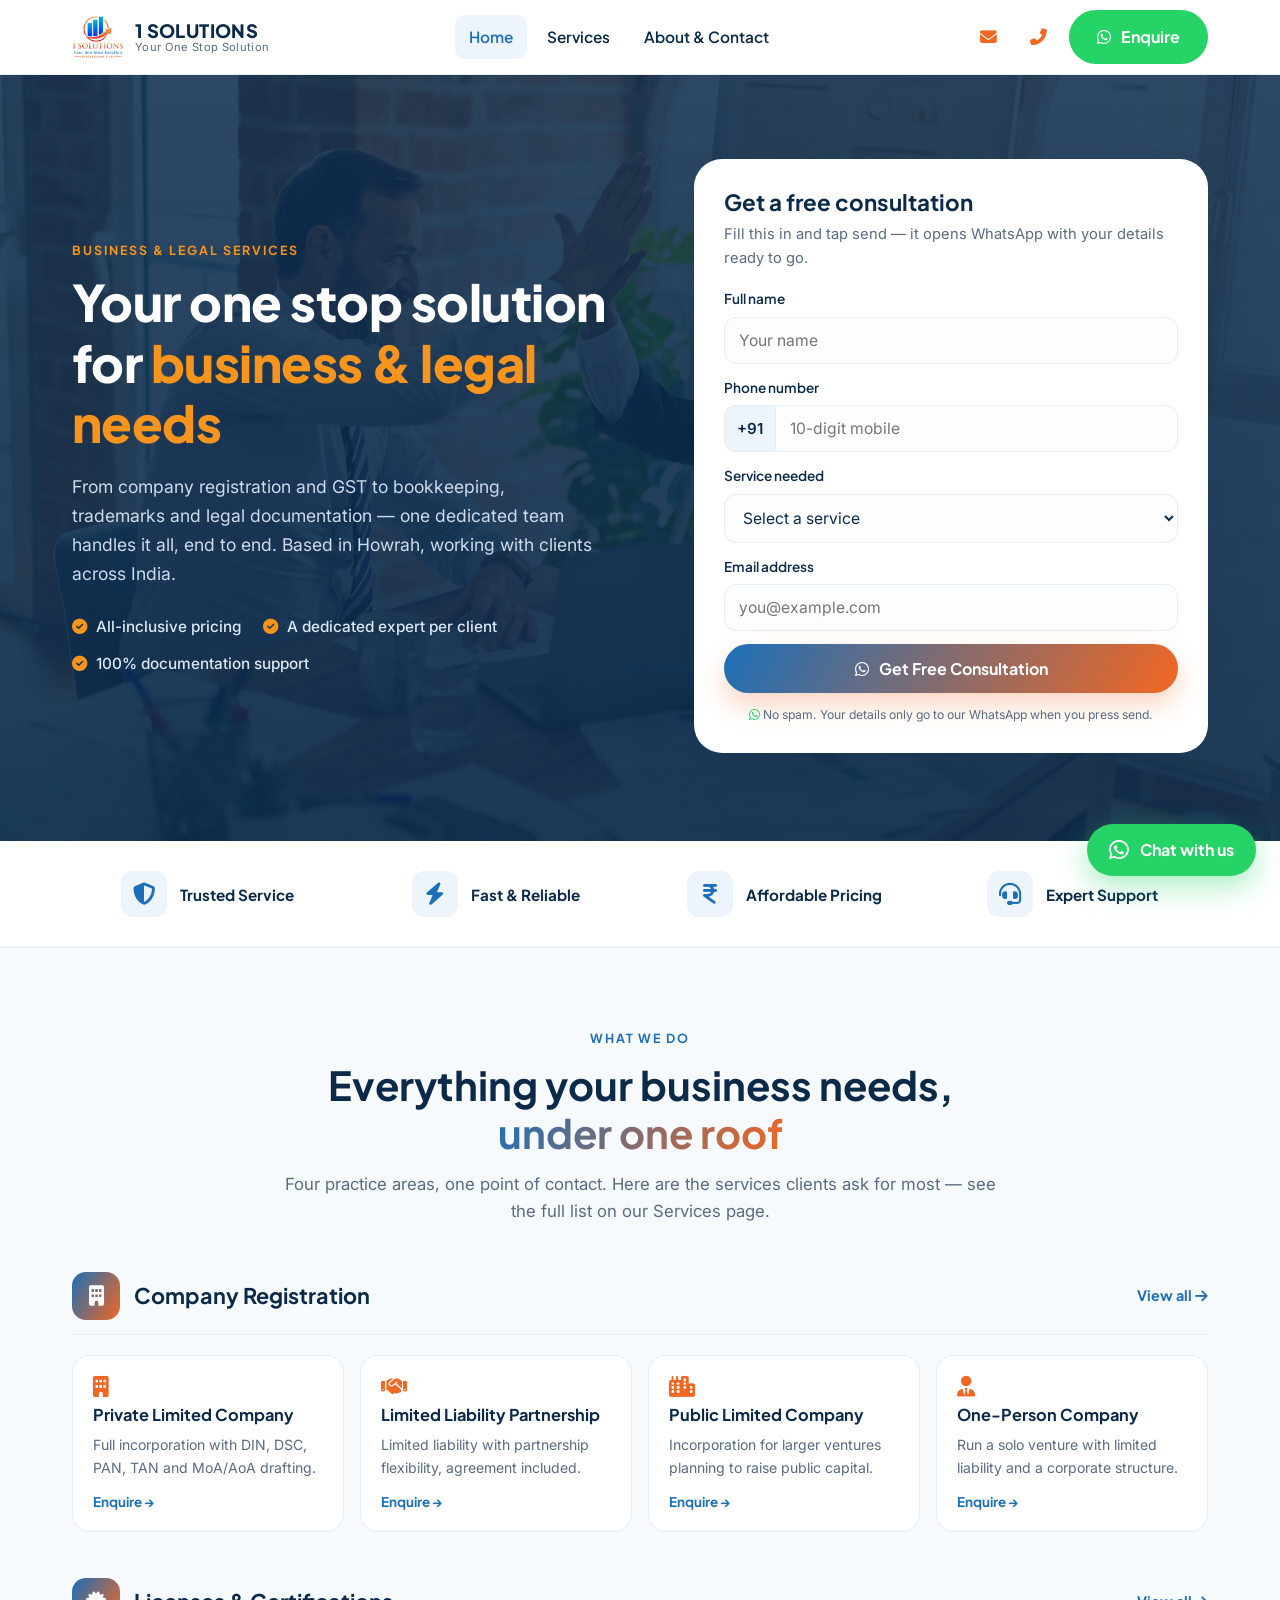
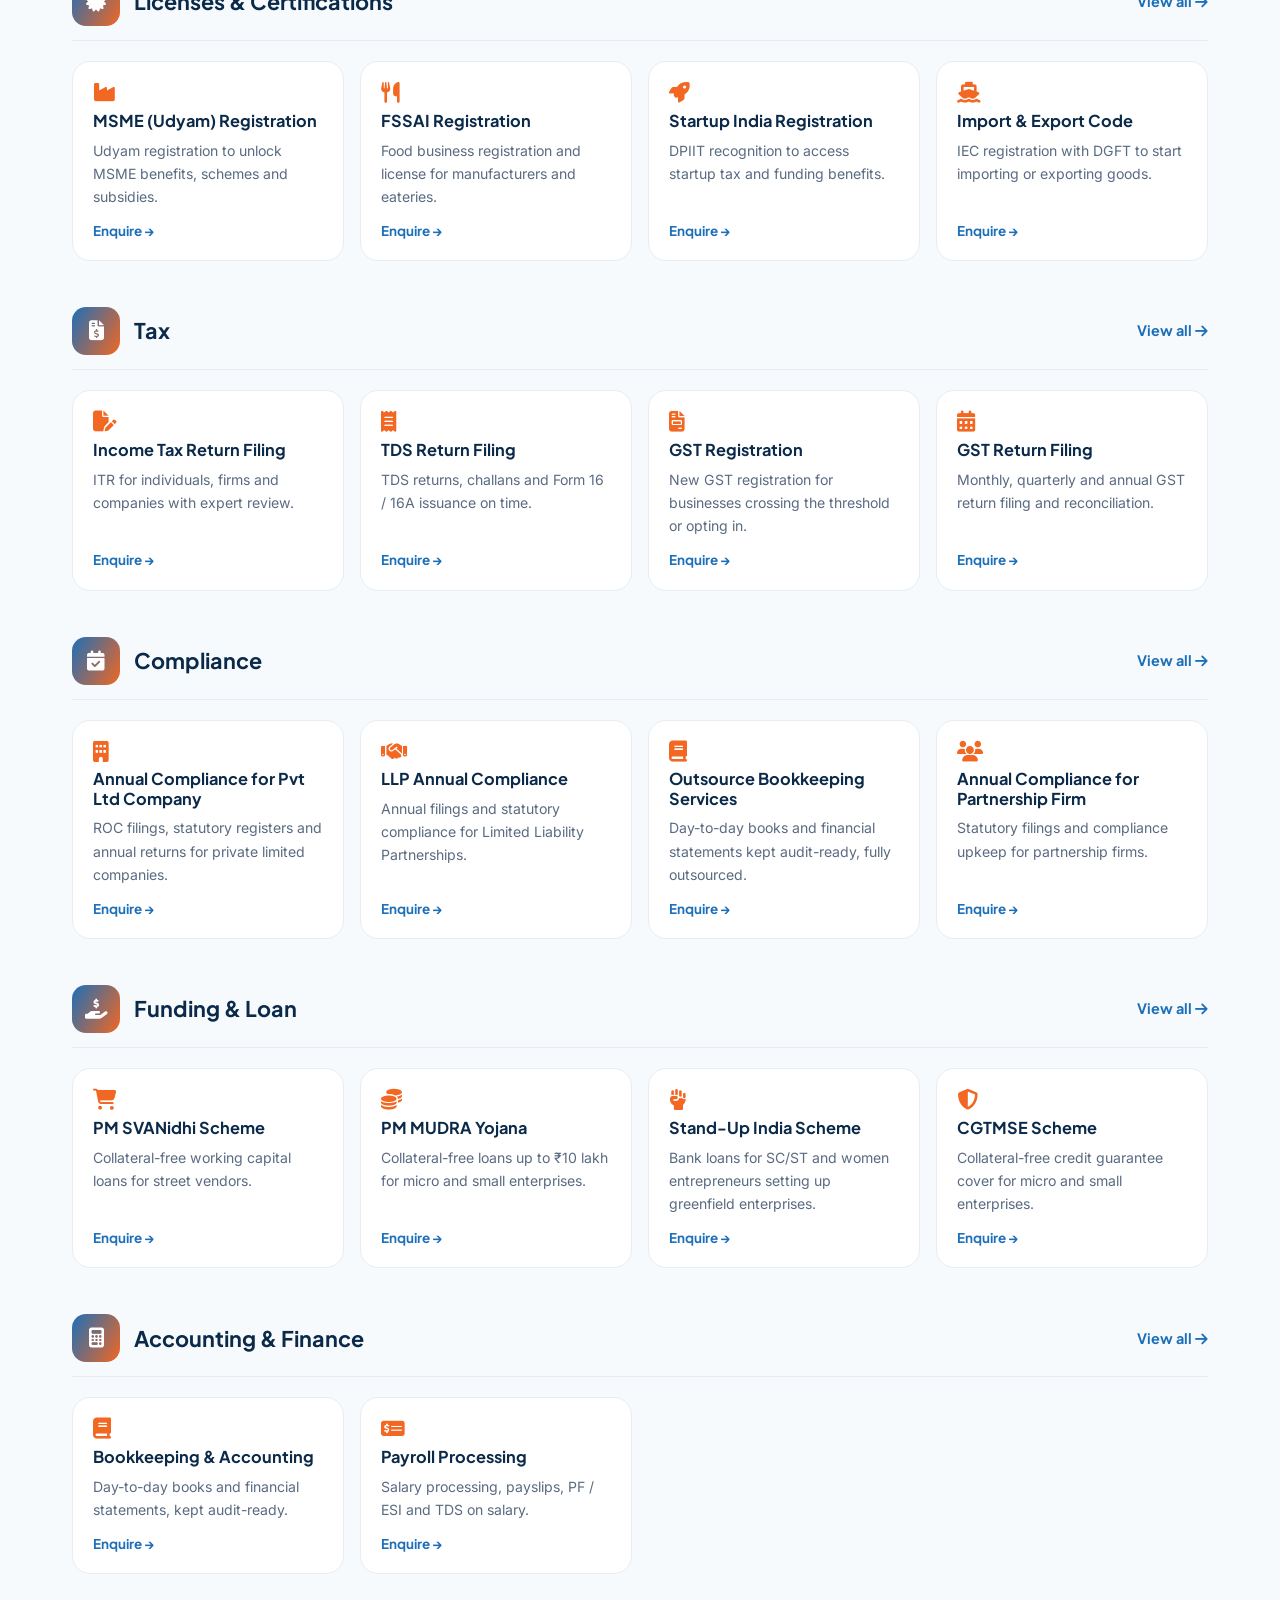
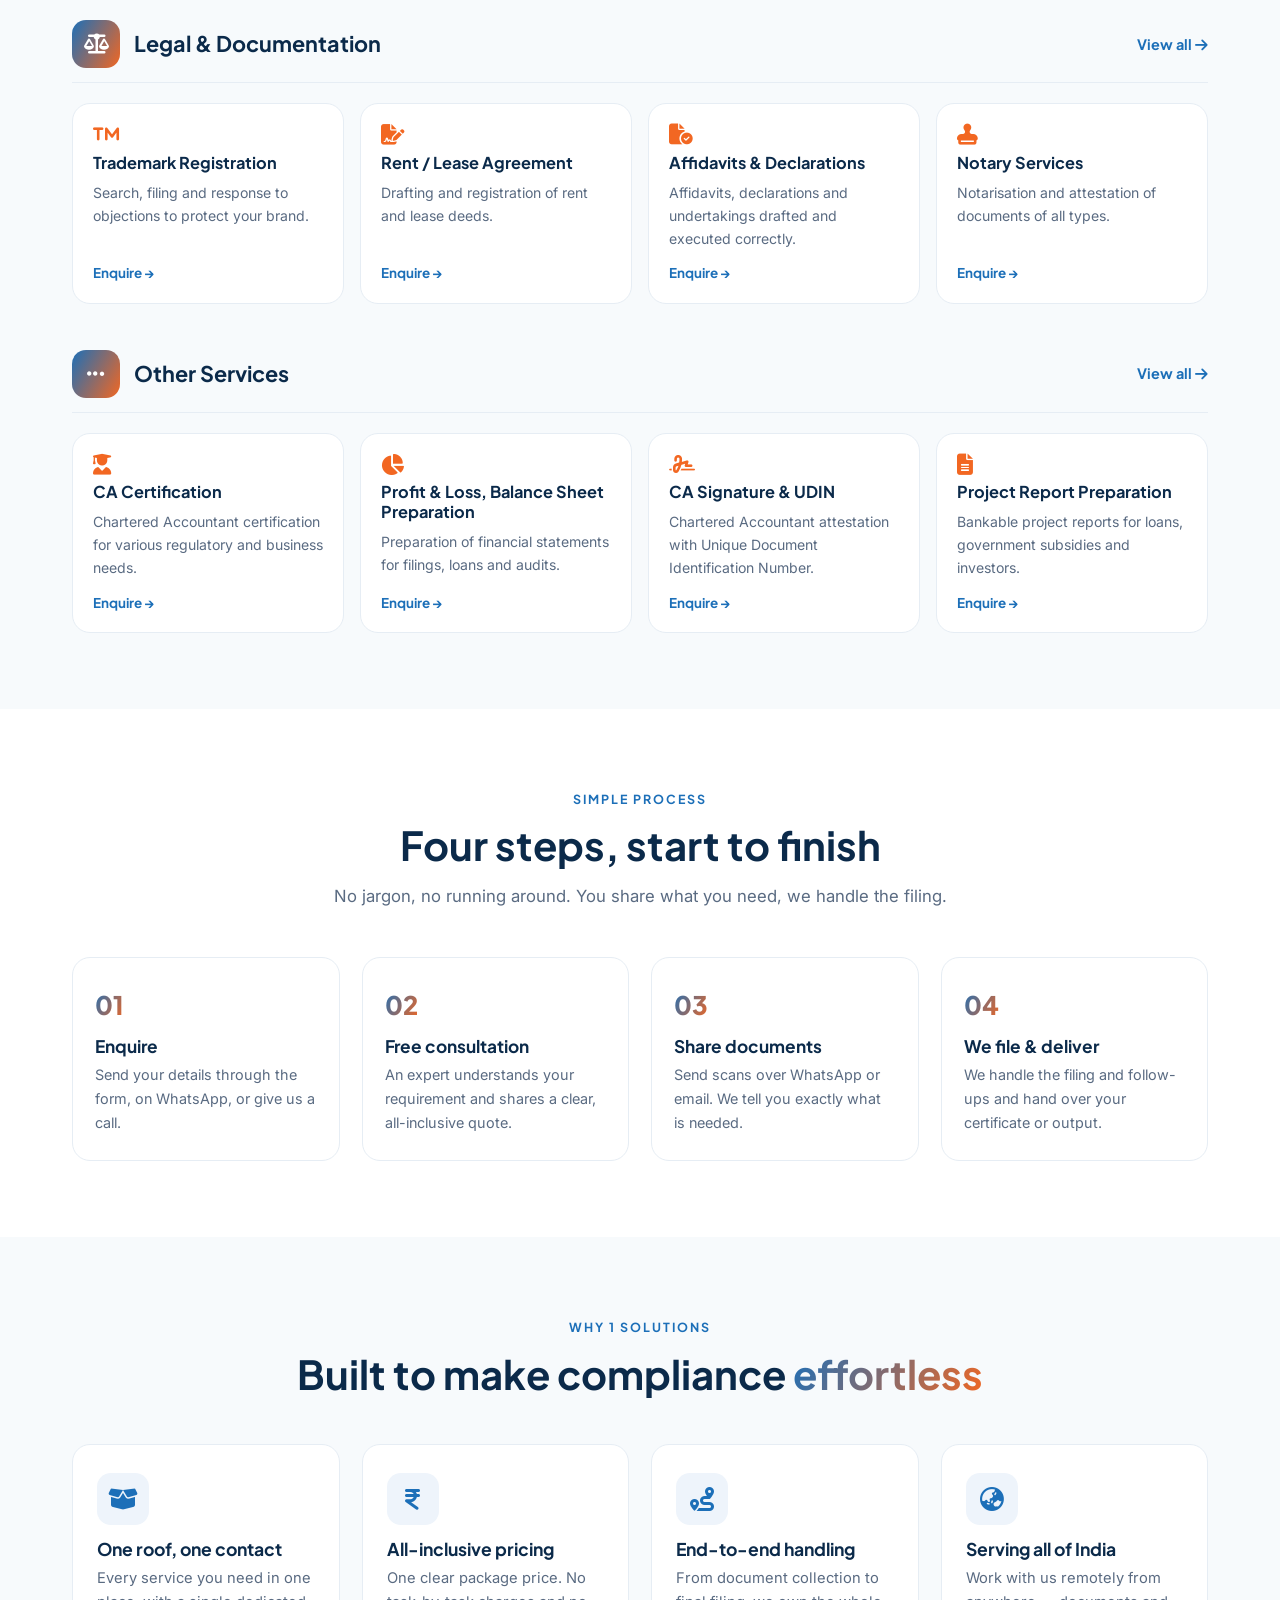
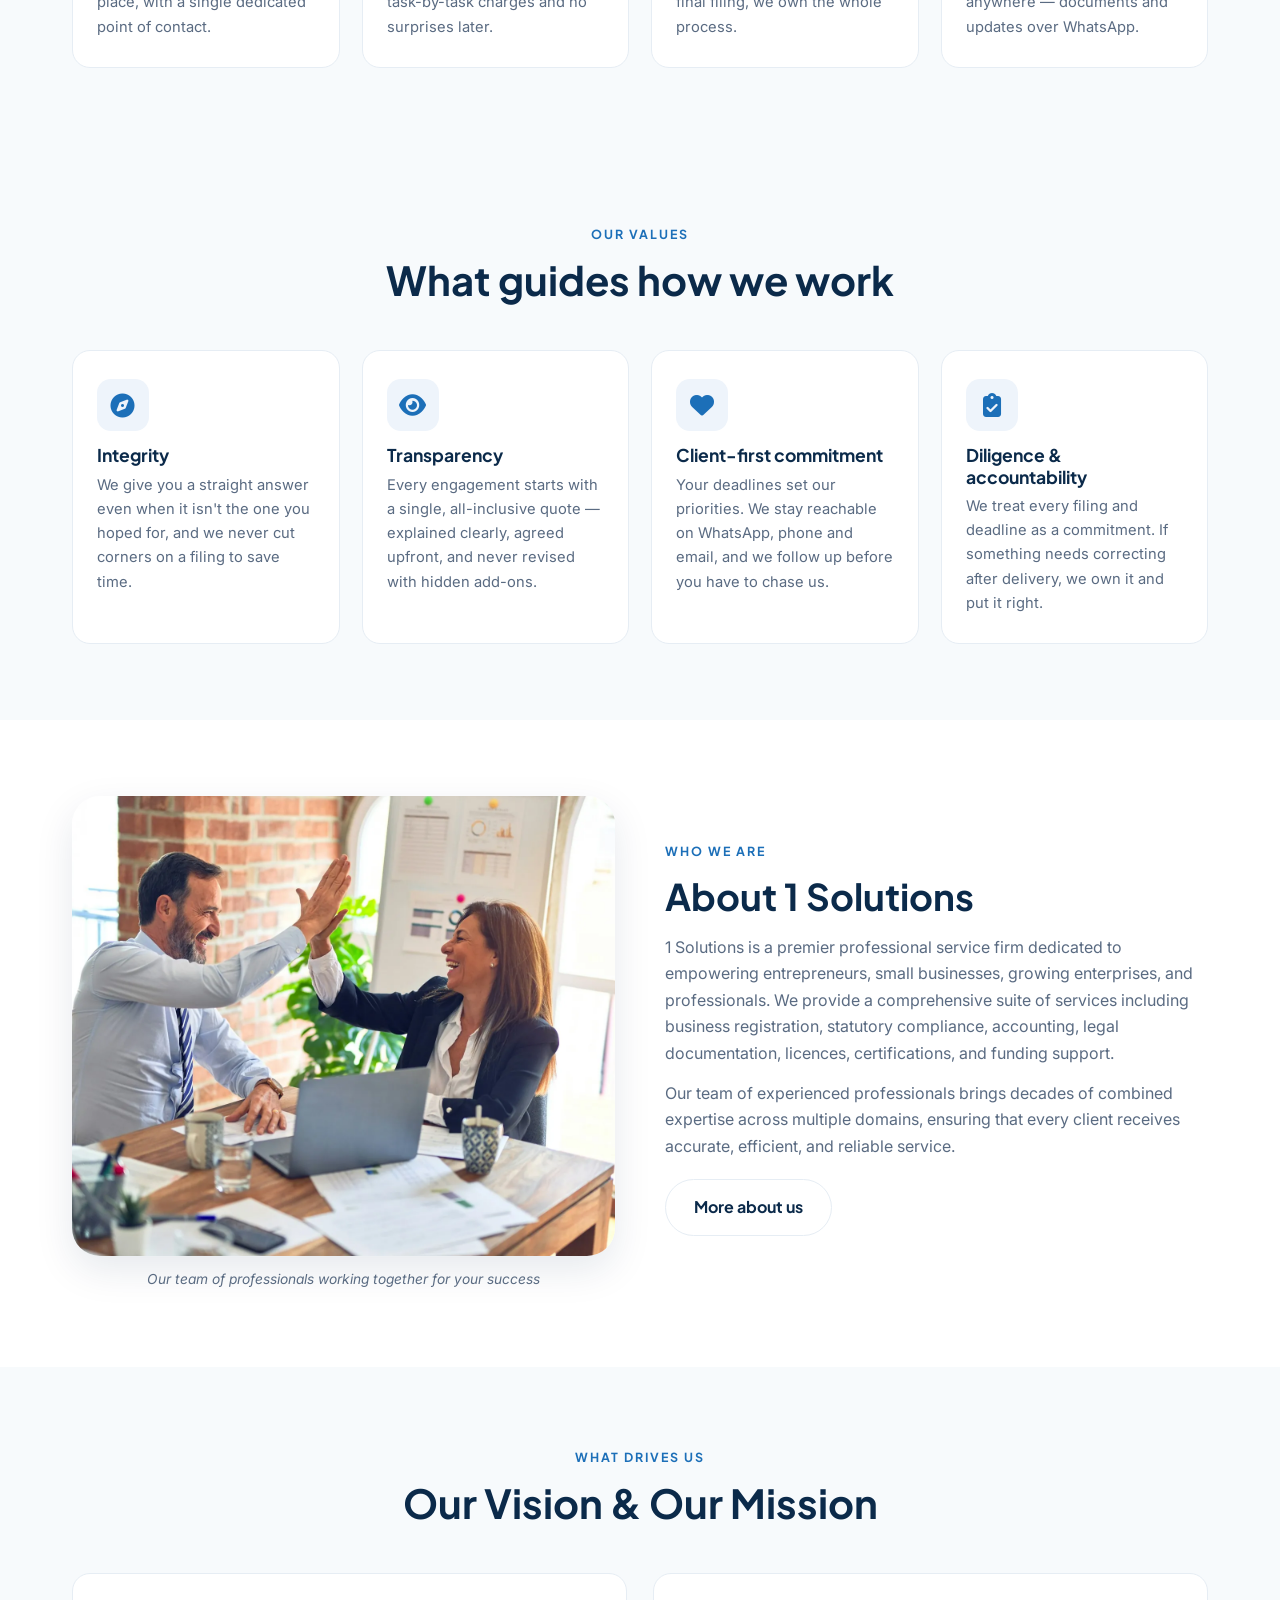
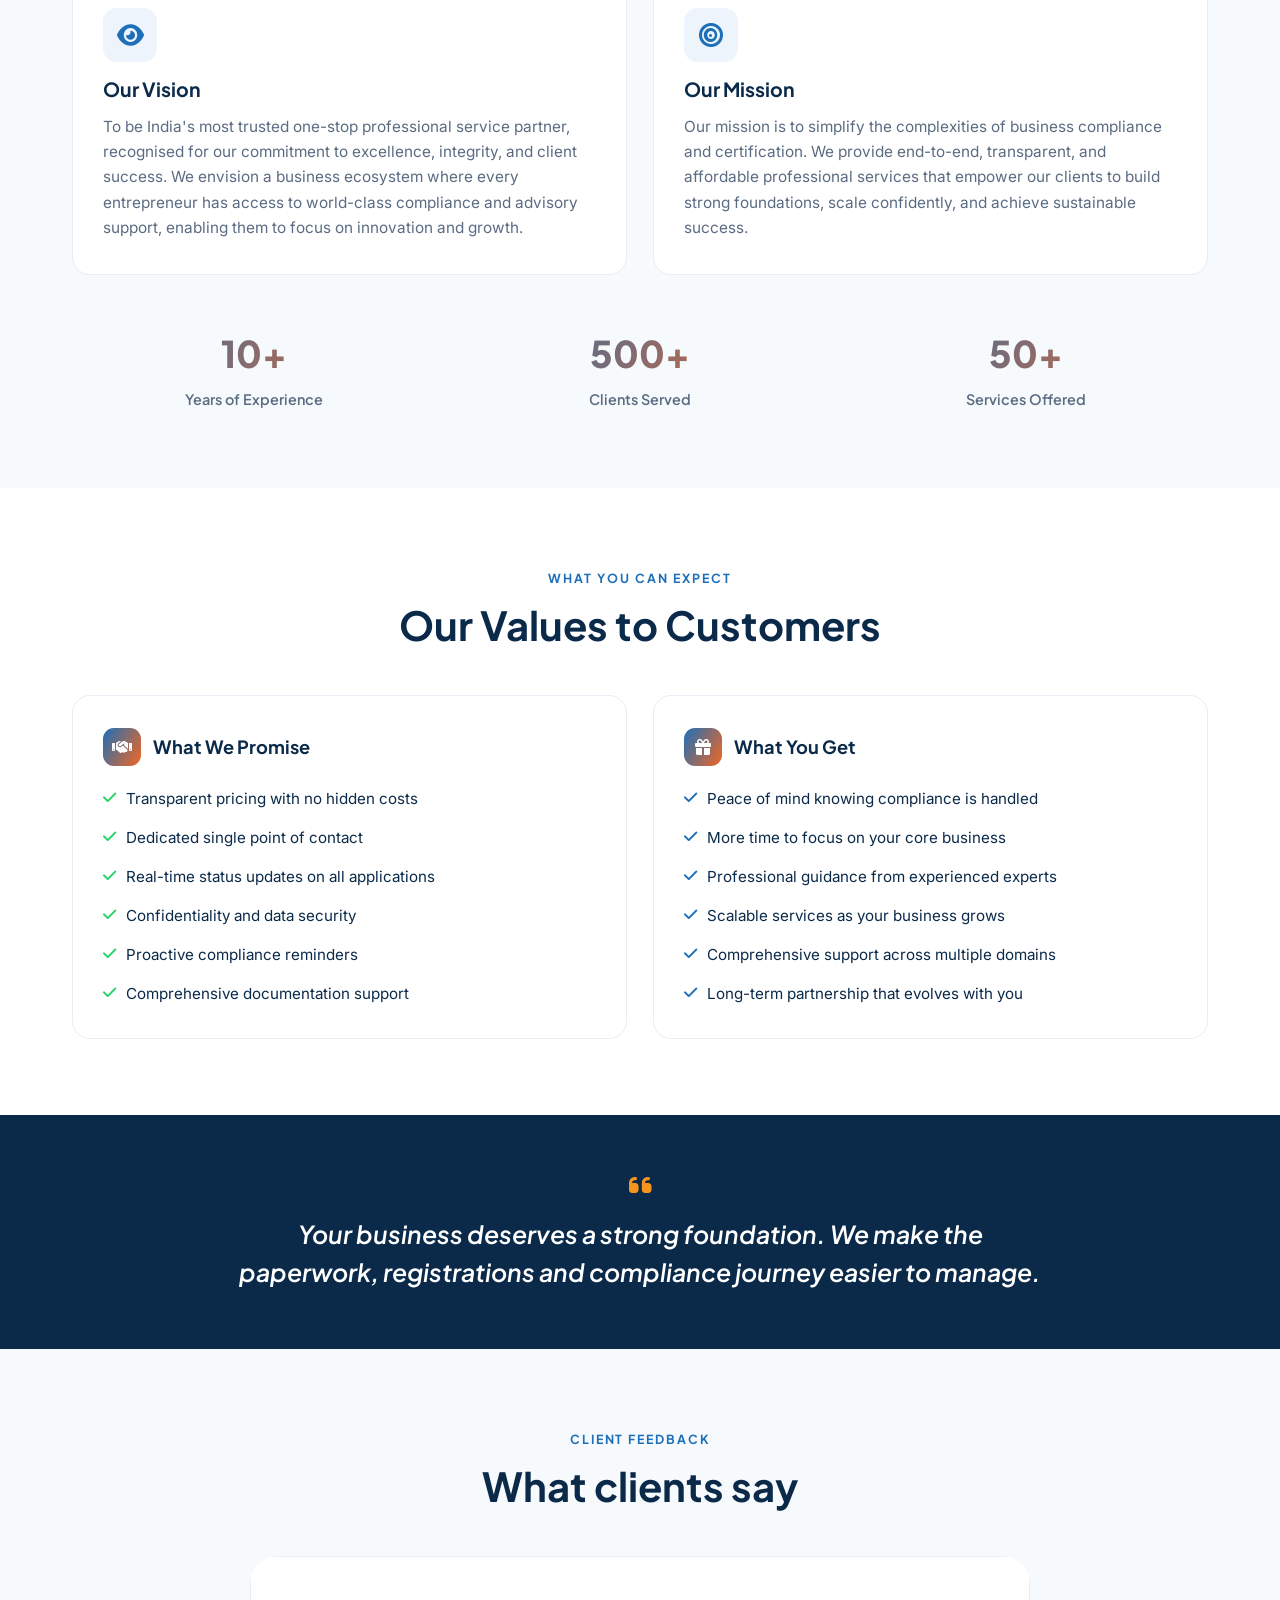
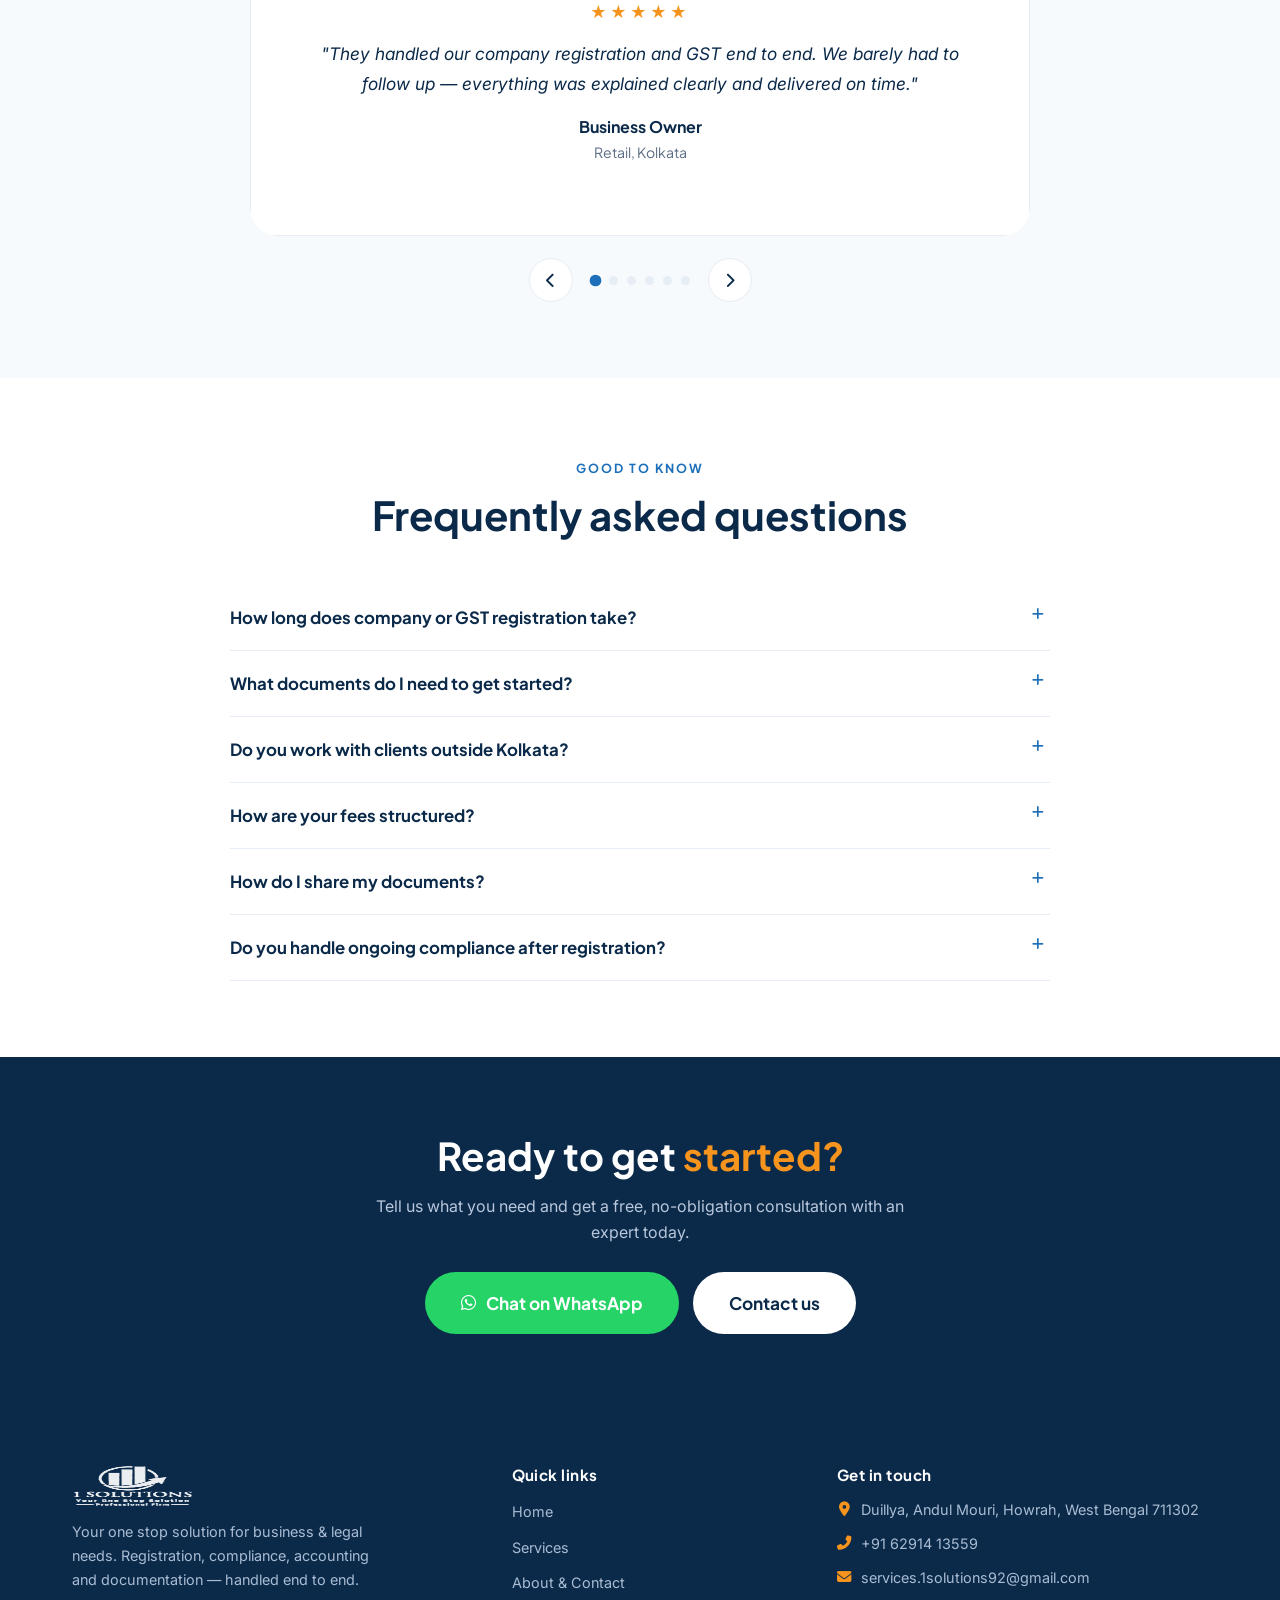
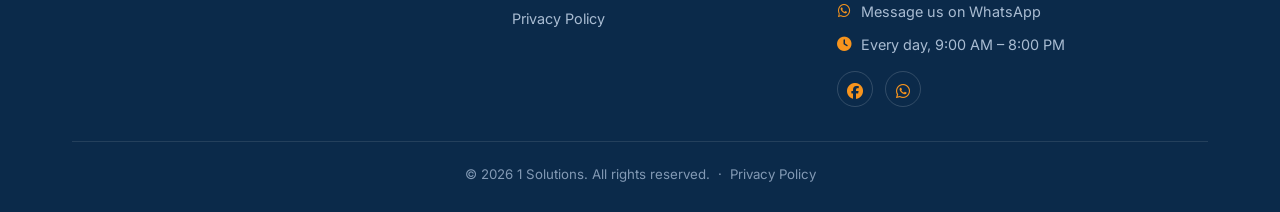
<file: index.html>
<!DOCTYPE html>
<html lang="en">
<head>
  <meta charset="UTF-8" />
  <meta name="viewport" content="width=device-width, initial-scale=1.0" />
  <title>1 Solutions | Business Registration, Tax, Accounting &amp; Legal Services in Kolkata</title>
  <meta name="description" content="1 Solutions is your one stop solution for business &amp; legal needs in Kolkata — company registration, GST, ITR, bookkeeping, trademark, rent agreements and more. Serving clients across India. Free consultation on WhatsApp." />
  <link rel="canonical" href="https://1solutions.space/" />

  <meta property="og:type" content="website" />
  <meta property="og:title" content="1 Solutions | One Stop Solution for Business &amp; Legal Needs" />
  <meta property="og:description" content="Company registration, GST, ITR, accounting, trademark and legal documentation — handled end to end. Based in Howrah, serving clients across India." />
  <meta property="og:url" content="https://1solutions.space/" />
  <meta property="og:image" content="https://1solutions.space/images/og.jpg" />
  <meta name="twitter:card" content="summary_large_image" />

  <link rel="icon" href="images/favicon.svg" type="image/svg+xml" />
  <link rel="icon" href="images/favicon-32.png" sizes="32x32" type="image/png" />
  <link rel="apple-touch-icon" href="images/favicon.png" />

  <link rel="preconnect" href="https://fonts.googleapis.com" />
  <link rel="preconnect" href="https://fonts.gstatic.com" crossorigin />
  <link href="https://fonts.googleapis.com/css2?family=Inter:wght@400;500;600&family=Plus+Jakarta+Sans:wght@600;700;800&display=swap" rel="stylesheet" />
  <link rel="stylesheet" href="https://cdnjs.cloudflare.com/ajax/libs/font-awesome/6.5.1/css/all.min.css" />
  <link rel="stylesheet" href="css/styles.css?v=3" />

  <!-- Google Analytics 4 — paste snippet here when ready -->

  <script type="application/ld+json">
  {
    "@context": "https://schema.org",
    "@type": "ProfessionalService",
    "name": "1 Solutions",
    "description": "One stop solution for business and legal needs — business registration, tax and compliance, accounting and legal documentation services.",
    "url": "https://1solutions.space/",
    "image": "https://1solutions.space/images/og.jpg",
    "telephone": "+91-6291413559",
    "email": "services.1solutions92@gmail.com",
    "priceRange": "$$",
    "address": {
      "@type": "PostalAddress",
      "streetAddress": "Duillya, Andul Mouri",
      "addressLocality": "Howrah",
      "addressRegion": "West Bengal",
      "postalCode": "711302",
      "addressCountry": "IN"
    },
    "areaServed": "IN",
    "openingHours": "Mo-Su 09:00-20:00",
    "founder": {
      "@type": "Person",
      "name": "Kunal Dutta",
      "honorificSuffix": "CPA"
    },
    "sameAs": [
      "https://www.facebook.com/kunala.datta.648885",
      "https://chat.whatsapp.com/DDogSqA76Gr1lregvBHWiu"
    ]
  }
  </script>
</head>
<body>

<!-- ===== HEADER ===== -->
<header class="site-header">
  <div class="container header-inner">
    <a href="index.html" class="brand" aria-label="1 Solutions home">
      <img src="images/logo-cleaned.png" alt="1 Solutions logo" width="120" height="99" />
      <span class="brand-text">
        <span class="brand-name">1 SOLUTIONS</span>
        <span class="brand-tag">Your One Stop Solution</span>
      </span>
    </a>
    <nav class="nav" id="primary-nav" aria-label="Primary">
      <a href="index.html" class="is-active">Home</a>
      <a href="services.html">Services</a>
      <a href="about-contact.html">About &amp; Contact</a>
    </nav>
    <div class="header-cta">
      <a href="mailto:services.1solutions92@gmail.com" class="header-email" aria-label="Email us" title="services.1solutions92@gmail.com"><i class="fas fa-envelope"></i></a>
      <a href="tel:+916291413559" class="header-phone" aria-label="Call us" title="+91 62914 13559"><i class="fas fa-phone-alt"></i></a>
      <a href="https://wa.me/916291413559" target="_blank" rel="noopener" class="btn btn--wa"><i class="fab fa-whatsapp"></i> Enquire</a>
      <button class="nav-toggle" aria-label="Open menu" aria-controls="primary-nav" aria-expanded="false"><i class="fas fa-bars"></i></button>
    </div>
  </div>
</header>

<!-- ===== HERO ===== -->
<section class="hero">
  <div class="container hero-inner">
    <div class="hero-copy">
      <span class="eyebrow">Business &amp; Legal Services</span>
      <h1>Your one stop solution for <span>business &amp; legal needs</span></h1>
      <p>From company registration and GST to bookkeeping, trademarks and legal documentation — one dedicated team handles it all, end to end. Based in Howrah, working with clients across India.</p>
      <ul class="hero-points">
        <li><i class="fas fa-check-circle"></i> All-inclusive pricing</li>
        <li><i class="fas fa-check-circle"></i> A dedicated expert per client</li>
        <li><i class="fas fa-check-circle"></i> 100% documentation support</li>
      </ul>
    </div>

    <div class="lead-form">
      <h3>Get a free consultation</h3>
      <p class="form-sub">Fill this in and tap send — it opens WhatsApp with your details ready to go.</p>
      <form data-wa-form novalidate>
        <div class="field">
          <label for="lf-name">Full name</label>
          <input type="text" id="lf-name" name="name" autocomplete="name" placeholder="Your name" />
          <span class="field-error">Please enter your name.</span>
        </div>
        <div class="field">
          <label for="lf-phone">Phone number</label>
          <div class="phone-group">
            <span class="prefix">+91</span>
            <input type="tel" id="lf-phone" name="phone" inputmode="numeric" autocomplete="tel-national" placeholder="10-digit mobile" />
          </div>
          <span class="field-error">Enter a valid 10-digit mobile number.</span>
        </div>
        <div class="field">
          <label for="lf-service">Service needed</label>
          <select id="lf-service" name="service">
            <option value="">Select a service</option>
            <optgroup label="Company Registration">
              <option>Private Limited Company Registration</option>
              <option>Limited Liability Partnership Registration</option>
              <option>Public Limited Company Registration</option>
              <option>Partnership Firm Registration</option>
              <option>Sole Proprietorship Registration</option>
              <option>One-Person Company Registration</option>
              <option>NGO Registration</option>
              <option>Trust Registration</option>
              <option>Society Registration</option>
              <option>Club Registration</option>
              <option>Section 8 NPO Registration</option>
            </optgroup>
            <optgroup label="Licenses &amp; Certifications">
              <option>MSME (Udyam) Registration</option>
              <option>FSSAI Registration</option>
              <option>Trade &amp; Establishment Licenses</option>
              <option>Startup India Registration</option>
              <option>GST Registration</option>
              <option>Digital Signature Certificate</option>
              <option>Professional Tax Registration</option>
              <option>Import &amp; Export Code Registration</option>
              <option>ISO Registration</option>
              <option>BIS &amp; ISI Registration</option>
              <option>Drug/Pharmacy Licenses</option>
              <option>Tobacco License Registration</option>
              <option>Halal Certification</option>
              <option>GMP Certification</option>
            </optgroup>
            <optgroup label="Tax">
              <option>Income Tax Return Filing</option>
              <option>TDS Return Filing</option>
              <option>PF Return</option>
              <option>GST Registration</option>
              <option>GST Return Filing (Monthly &amp; Annual)</option>
              <option>GSTR-9 Return</option>
              <option>Cancel GST Registration</option>
              <option>Input Tax Credit</option>
              <option>GST E-Invoice</option>
              <option>E-Way Bill Registration</option>
            </optgroup>
            <optgroup label="Compliance">
              <option>LLP Annual Compliance</option>
              <option>Annual Compliance for Private Limited Company</option>
              <option>Sole Proprietorship Compliance</option>
              <option>Outsource Bookkeeping Services</option>
              <option>NGO Compliance</option>
              <option>Annual Compliance for Society</option>
              <option>Annual Compliance for Partnership Firm</option>
              <option>Form INC-20A</option>
              <option>Trust Annual Compliance</option>
              <option>Partnership Firm Tax Return Filing</option>
            </optgroup>
            <optgroup label="Funding &amp; Loan">
              <option>PM SVANidhi Scheme</option>
              <option>PM MUDRA Yojana</option>
              <option>Stand-Up India Scheme</option>
              <option>CGTMSE Scheme</option>
              <option>PM e-Business Loan Scheme</option>
            </optgroup>
            <optgroup label="Accounting &amp; Finance">
              <option>Bookkeeping &amp; Accounting</option>
              <option>Payroll Processing</option>
            </optgroup>
            <optgroup label="Legal &amp; Documentation">
              <option>Trademark Registration</option>
              <option>Rent / Lease Agreement</option>
              <option>Affidavits &amp; Declarations</option>
              <option>Notary Services</option>
            </optgroup>
            <optgroup label="Other Services">
              <option>CA Certification</option>
              <option>Profit &amp; Loss, Balance Sheet Preparation</option>
              <option>CA Signature &amp; UDIN</option>
              <option>Project Report Preparation</option>
            </optgroup>
            <option>Other</option>
          </select>
          <span class="field-error">Please choose a service.</span>
        </div>
        <div class="field">
          <label for="lf-email">Email address</label>
          <input type="email" id="lf-email" name="email" autocomplete="email" placeholder="you@example.com" />
          <span class="field-error">Please enter a valid email address.</span>
        </div>
        <input class="hp-field" type="text" name="company" tabindex="-1" autocomplete="off" aria-hidden="true" />
        <button type="submit" class="btn btn--primary btn--block"><i class="fab fa-whatsapp"></i> Get Free Consultation</button>
        <p class="form-done" hidden><i class="fas fa-check-circle" style="color:var(--wa-green)"></i> WhatsApp should have opened — just press send.</p>
        <p class="form-note"><i class="fab fa-whatsapp"></i> No spam. Your details only go to our WhatsApp when you press send.</p>
      </form>
    </div>
  </div>
</section>

<!-- ===== TRUST STRIP ===== -->
<div class="trust-strip">
  <div class="container trust-grid">
    <div class="trust-item"><i class="fas fa-shield-halved"></i> <span>Trusted Service</span></div>
    <div class="trust-item"><i class="fas fa-bolt"></i> <span>Fast &amp; Reliable</span></div>
    <div class="trust-item"><i class="fas fa-indian-rupee-sign"></i> <span>Affordable Pricing</span></div>
    <div class="trust-item"><i class="fas fa-headset"></i> <span>Expert Support</span></div>
  </div>
</div>

<!-- ===== SERVICES BY CATEGORY ===== -->
<section class="section section--tint">
  <div class="container">
    <div class="section-head">
      <span class="eyebrow">What we do</span>
      <h2>Everything your business needs, <span class="text-gradient">under one roof</span></h2>
      <p>Four practice areas, one point of contact. Here are the services clients ask for most — see the full list on our Services page.</p>
    </div>

    <!-- Company Registration -->
    <div class="cat-block">
      <div class="cat-head">
        <span class="cat-icon"><i class="fas fa-building"></i></span>
        <h3>Company Registration</h3>
        <a href="services.html#company-registration" class="cat-all">View all <i class="fas fa-arrow-right"></i></a>
      </div>
      <div class="svc-grid">
        <a class="svc-card" href="services.html#company-registration"><i class="fas fa-building"></i><h4>Private Limited Company</h4><p>Full incorporation with DIN, DSC, PAN, TAN and MoA/AoA drafting.</p><span class="svc-link">Enquire →</span></a>
        <a class="svc-card" href="services.html#company-registration"><i class="fas fa-handshake"></i><h4>Limited Liability Partnership</h4><p>Limited liability with partnership flexibility, agreement included.</p><span class="svc-link">Enquire →</span></a>
        <a class="svc-card" href="services.html#company-registration"><i class="fas fa-city"></i><h4>Public Limited Company</h4><p>Incorporation for larger ventures planning to raise public capital.</p><span class="svc-link">Enquire →</span></a>
        <a class="svc-card" href="services.html#company-registration"><i class="fas fa-user-tie"></i><h4>One-Person Company</h4><p>Run a solo venture with limited liability and a corporate structure.</p><span class="svc-link">Enquire →</span></a>
      </div>
    </div>

    <!-- Licenses & Certifications -->
    <div class="cat-block">
      <div class="cat-head">
        <span class="cat-icon"><i class="fas fa-certificate"></i></span>
        <h3>Licenses &amp; Certifications</h3>
        <a href="services.html#licenses-certifications" class="cat-all">View all <i class="fas fa-arrow-right"></i></a>
      </div>
      <div class="svc-grid">
        <a class="svc-card" href="services.html#licenses-certifications"><i class="fas fa-industry"></i><h4>MSME (Udyam) Registration</h4><p>Udyam registration to unlock MSME benefits, schemes and subsidies.</p><span class="svc-link">Enquire →</span></a>
        <a class="svc-card" href="services.html#licenses-certifications"><i class="fas fa-utensils"></i><h4>FSSAI Registration</h4><p>Food business registration and license for manufacturers and eateries.</p><span class="svc-link">Enquire →</span></a>
        <a class="svc-card" href="services.html#licenses-certifications"><i class="fas fa-rocket"></i><h4>Startup India Registration</h4><p>DPIIT recognition to access startup tax and funding benefits.</p><span class="svc-link">Enquire →</span></a>
        <a class="svc-card" href="services.html#licenses-certifications"><i class="fas fa-ship"></i><h4>Import &amp; Export Code</h4><p>IEC registration with DGFT to start importing or exporting goods.</p><span class="svc-link">Enquire →</span></a>
      </div>
    </div>

    <!-- Tax -->
    <div class="cat-block">
      <div class="cat-head">
        <span class="cat-icon"><i class="fas fa-file-invoice-dollar"></i></span>
        <h3>Tax</h3>
        <a href="services.html#tax" class="cat-all">View all <i class="fas fa-arrow-right"></i></a>
      </div>
      <div class="svc-grid">
        <a class="svc-card" href="services.html#tax"><i class="fas fa-file-pen"></i><h4>Income Tax Return Filing</h4><p>ITR for individuals, firms and companies with expert review.</p><span class="svc-link">Enquire →</span></a>
        <a class="svc-card" href="services.html#tax"><i class="fas fa-receipt"></i><h4>TDS Return Filing</h4><p>TDS returns, challans and Form 16 / 16A issuance on time.</p><span class="svc-link">Enquire →</span></a>
        <a class="svc-card" href="services.html#tax"><i class="fas fa-file-invoice"></i><h4>GST Registration</h4><p>New GST registration for businesses crossing the threshold or opting in.</p><span class="svc-link">Enquire →</span></a>
        <a class="svc-card" href="services.html#tax"><i class="fas fa-calendar-days"></i><h4>GST Return Filing</h4><p>Monthly, quarterly and annual GST return filing and reconciliation.</p><span class="svc-link">Enquire →</span></a>
      </div>
    </div>

    <!-- Compliance -->
    <div class="cat-block">
      <div class="cat-head">
        <span class="cat-icon"><i class="fas fa-calendar-check"></i></span>
        <h3>Compliance</h3>
        <a href="services.html#compliance" class="cat-all">View all <i class="fas fa-arrow-right"></i></a>
      </div>
      <div class="svc-grid">
        <a class="svc-card" href="services.html#compliance"><i class="fas fa-building"></i><h4>Annual Compliance for Pvt Ltd Company</h4><p>ROC filings, statutory registers and annual returns for private limited companies.</p><span class="svc-link">Enquire →</span></a>
        <a class="svc-card" href="services.html#compliance"><i class="fas fa-handshake"></i><h4>LLP Annual Compliance</h4><p>Annual filings and statutory compliance for Limited Liability Partnerships.</p><span class="svc-link">Enquire →</span></a>
        <a class="svc-card" href="services.html#compliance"><i class="fas fa-book"></i><h4>Outsource Bookkeeping Services</h4><p>Day-to-day books and financial statements kept audit-ready, fully outsourced.</p><span class="svc-link">Enquire →</span></a>
        <a class="svc-card" href="services.html#compliance"><i class="fas fa-users"></i><h4>Annual Compliance for Partnership Firm</h4><p>Statutory filings and compliance upkeep for partnership firms.</p><span class="svc-link">Enquire →</span></a>
      </div>
    </div>

    <!-- Funding & Loan -->
    <div class="cat-block">
      <div class="cat-head">
        <span class="cat-icon"><i class="fas fa-hand-holding-dollar"></i></span>
        <h3>Funding &amp; Loan</h3>
        <a href="services.html#funding-loan" class="cat-all">View all <i class="fas fa-arrow-right"></i></a>
      </div>
      <div class="svc-grid">
        <a class="svc-card" href="services.html#funding-loan"><i class="fas fa-cart-shopping"></i><h4>PM SVANidhi Scheme</h4><p>Collateral-free working capital loans for street vendors.</p><span class="svc-link">Enquire →</span></a>
        <a class="svc-card" href="services.html#funding-loan"><i class="fas fa-coins"></i><h4>PM MUDRA Yojana</h4><p>Collateral-free loans up to ₹10 lakh for micro and small enterprises.</p><span class="svc-link">Enquire →</span></a>
        <a class="svc-card" href="services.html#funding-loan"><i class="fas fa-hand-fist"></i><h4>Stand-Up India Scheme</h4><p>Bank loans for SC/ST and women entrepreneurs setting up greenfield enterprises.</p><span class="svc-link">Enquire →</span></a>
        <a class="svc-card" href="services.html#funding-loan"><i class="fas fa-shield-halved"></i><h4>CGTMSE Scheme</h4><p>Collateral-free credit guarantee cover for micro and small enterprises.</p><span class="svc-link">Enquire →</span></a>
      </div>
    </div>

    <!-- Accounting & Finance -->
    <div class="cat-block">
      <div class="cat-head">
        <span class="cat-icon"><i class="fas fa-calculator"></i></span>
        <h3>Accounting &amp; Finance</h3>
        <a href="services.html#accounting-finance" class="cat-all">View all <i class="fas fa-arrow-right"></i></a>
      </div>
      <div class="svc-grid">
        <a class="svc-card" href="services.html#accounting-finance"><i class="fas fa-book"></i><h4>Bookkeeping &amp; Accounting</h4><p>Day-to-day books and financial statements, kept audit-ready.</p><span class="svc-link">Enquire →</span></a>
        <a class="svc-card" href="services.html#accounting-finance"><i class="fas fa-money-check-dollar"></i><h4>Payroll Processing</h4><p>Salary processing, payslips, PF / ESI and TDS on salary.</p><span class="svc-link">Enquire →</span></a>
      </div>
    </div>

    <!-- Legal & Documentation -->
    <div class="cat-block">
      <div class="cat-head">
        <span class="cat-icon"><i class="fas fa-scale-balanced"></i></span>
        <h3>Legal &amp; Documentation</h3>
        <a href="services.html#legal-documentation" class="cat-all">View all <i class="fas fa-arrow-right"></i></a>
      </div>
      <div class="svc-grid">
        <a class="svc-card" href="services.html#legal-documentation"><i class="fas fa-trademark"></i><h4>Trademark Registration</h4><p>Search, filing and response to objections to protect your brand.</p><span class="svc-link">Enquire →</span></a>
        <a class="svc-card" href="services.html#legal-documentation"><i class="fas fa-file-signature"></i><h4>Rent / Lease Agreement</h4><p>Drafting and registration of rent and lease deeds.</p><span class="svc-link">Enquire →</span></a>
        <a class="svc-card" href="services.html#legal-documentation"><i class="fas fa-file-circle-check"></i><h4>Affidavits &amp; Declarations</h4><p>Affidavits, declarations and undertakings drafted and executed correctly.</p><span class="svc-link">Enquire →</span></a>
        <a class="svc-card" href="services.html#legal-documentation"><i class="fas fa-stamp"></i><h4>Notary Services</h4><p>Notarisation and attestation of documents of all types.</p><span class="svc-link">Enquire →</span></a>
      </div>
    </div>

    <!-- Other Services -->
    <div class="cat-block">
      <div class="cat-head">
        <span class="cat-icon"><i class="fas fa-ellipsis"></i></span>
        <h3>Other Services</h3>
        <a href="services.html#other-services" class="cat-all">View all <i class="fas fa-arrow-right"></i></a>
      </div>
      <div class="svc-grid">
        <a class="svc-card" href="services.html#other-services"><i class="fas fa-user-graduate"></i><h4>CA Certification</h4><p>Chartered Accountant certification for various regulatory and business needs.</p><span class="svc-link">Enquire →</span></a>
        <a class="svc-card" href="services.html#other-services"><i class="fas fa-chart-pie"></i><h4>Profit &amp; Loss, Balance Sheet Preparation</h4><p>Preparation of financial statements for filings, loans and audits.</p><span class="svc-link">Enquire →</span></a>
        <a class="svc-card" href="services.html#other-services"><i class="fas fa-signature"></i><h4>CA Signature &amp; UDIN</h4><p>Chartered Accountant attestation with Unique Document Identification Number.</p><span class="svc-link">Enquire →</span></a>
        <a class="svc-card" href="services.html#other-services"><i class="fas fa-file-lines"></i><h4>Project Report Preparation</h4><p>Bankable project reports for loans, government subsidies and investors.</p><span class="svc-link">Enquire →</span></a>
      </div>
    </div>
  </div>
</section>

<!-- ===== HOW IT WORKS ===== -->
<section class="section section--white">
  <div class="container">
    <div class="section-head">
      <span class="eyebrow">Simple process</span>
      <h2>Four steps, start to finish</h2>
      <p>No jargon, no running around. You share what you need, we handle the filing.</p>
    </div>
    <div class="steps">
      <div class="step"><h4>Enquire</h4><p>Send your details through the form, on WhatsApp, or give us a call.</p></div>
      <div class="step"><h4>Free consultation</h4><p>An expert understands your requirement and shares a clear, all-inclusive quote.</p></div>
      <div class="step"><h4>Share documents</h4><p>Send scans over WhatsApp or email. We tell you exactly what is needed.</p></div>
      <div class="step"><h4>We file &amp; deliver</h4><p>We handle the filing and follow-ups and hand over your certificate or output.</p></div>
    </div>
  </div>
</section>

<!-- ===== WHY CHOOSE ===== -->
<section class="section section--tint">
  <div class="container">
    <div class="section-head">
      <span class="eyebrow">Why 1 Solutions</span>
      <h2>Built to make compliance <span class="text-gradient">effortless</span></h2>
    </div>
    <div class="why-grid">
      <div class="why-card"><i class="fas fa-box-open"></i><h4>One roof, one contact</h4><p>Every service you need in one place, with a single dedicated point of contact.</p></div>
      <div class="why-card"><i class="fas fa-indian-rupee-sign"></i><h4>All-inclusive pricing</h4><p>One clear package price. No task-by-task charges and no surprises later.</p></div>
      <div class="why-card"><i class="fas fa-route"></i><h4>End-to-end handling</h4><p>From document collection to final filing, we own the whole process.</p></div>
      <div class="why-card"><i class="fas fa-earth-asia"></i><h4>Serving all of India</h4><p>Work with us remotely from anywhere — documents and updates over WhatsApp.</p></div>
    </div>
  </div>
</section>

<!-- ===== OUR VALUES ===== -->
<section class="section section--tint">
  <div class="container">
    <div class="section-head">
      <span class="eyebrow">Our values</span>
      <h2>What guides how we work</h2>
    </div>
    <div class="values-grid">
      <div class="value-card"><i class="fas fa-compass"></i><h4>Integrity</h4><p>We give you a straight answer even when it isn't the one you hoped for, and we never cut corners on a filing to save time.</p></div>
      <div class="value-card"><i class="fas fa-eye"></i><h4>Transparency</h4><p>Every engagement starts with a single, all-inclusive quote — explained clearly, agreed upfront, and never revised with hidden add-ons.</p></div>
      <div class="value-card"><i class="fas fa-heart"></i><h4>Client-first commitment</h4><p>Your deadlines set our priorities. We stay reachable on WhatsApp, phone and email, and we follow up before you have to chase us.</p></div>
      <div class="value-card"><i class="fas fa-clipboard-check"></i><h4>Diligence &amp; accountability</h4><p>We treat every filing and deadline as a commitment. If something needs correcting after delivery, we own it and put it right.</p></div>
    </div>
  </div>
</section>

<!-- ===== ABOUT 1 SOLUTIONS ===== -->
<section class="section section--white" id="about">
  <div class="container split">
    <figure class="split-figure">
      <img src="images/hero.webp" alt="Team of 1 Solutions professionals working together in an office" width="1200" height="800" loading="lazy" />
      <figcaption>Our team of professionals working together for your success</figcaption>
    </figure>
    <div>
      <span class="eyebrow">Who we are</span>
      <h2>About 1 Solutions</h2>
      <p>1 Solutions is a premier professional service firm dedicated to empowering entrepreneurs, small businesses, growing enterprises, and professionals. We provide a comprehensive suite of services including business registration, statutory compliance, accounting, legal documentation, licences, certifications, and funding support.</p>
      <p>Our team of experienced professionals brings decades of combined expertise across multiple domains, ensuring that every client receives accurate, efficient, and reliable service.</p>
      <p style="margin-top:20px"><a href="about-contact.html" class="btn btn--ghost">More about us</a></p>
    </div>
  </div>
</section>

<!-- ===== OUR VISION & OUR MISSION ===== -->
<section class="section section--tint" id="vision-mission">
  <div class="container">
    <div class="section-head">
      <span class="eyebrow">What drives us</span>
      <h2>Our Vision &amp; Our Mission</h2>
    </div>
    <div class="vm-grid">
      <div class="vm-card">
        <i class="fas fa-eye"></i>
        <h3>Our Vision</h3>
        <p>To be India's most trusted one-stop professional service partner, recognised for our commitment to excellence, integrity, and client success. We envision a business ecosystem where every entrepreneur has access to world-class compliance and advisory support, enabling them to focus on innovation and growth.</p>
      </div>
      <div class="vm-card">
        <i class="fas fa-bullseye"></i>
        <h3>Our Mission</h3>
        <p>Our mission is to simplify the complexities of business compliance and certification. We provide end-to-end, transparent, and affordable professional services that empower our clients to build strong foundations, scale confidently, and achieve sustainable success.</p>
      </div>
    </div>
    <div class="stats-strip">
      <div class="stat-item"><span class="stat-num">10+</span><span class="stat-label">Years of Experience</span></div>
      <div class="stat-item"><span class="stat-num">500+</span><span class="stat-label">Clients Served</span></div>
      <div class="stat-item"><span class="stat-num">50+</span><span class="stat-label">Services Offered</span></div>
    </div>
  </div>
</section>

<!-- ===== OUR VALUES TO CUSTOMERS ===== -->
<section class="section section--white" id="values-to-customers">
  <div class="container">
    <div class="section-head">
      <span class="eyebrow">What you can expect</span>
      <h2>Our Values to Customers</h2>
    </div>
    <div class="promise-grid">
      <div class="promise-card">
        <h3><i class="fas fa-handshake"></i> What We Promise</h3>
        <ul>
          <li><i class="fas fa-check"></i> Transparent pricing with no hidden costs</li>
          <li><i class="fas fa-check"></i> Dedicated single point of contact</li>
          <li><i class="fas fa-check"></i> Real-time status updates on all applications</li>
          <li><i class="fas fa-check"></i> Confidentiality and data security</li>
          <li><i class="fas fa-check"></i> Proactive compliance reminders</li>
          <li><i class="fas fa-check"></i> Comprehensive documentation support</li>
        </ul>
      </div>
      <div class="promise-card promise-card--get">
        <h3><i class="fas fa-gift"></i> What You Get</h3>
        <ul>
          <li><i class="fas fa-check"></i> Peace of mind knowing compliance is handled</li>
          <li><i class="fas fa-check"></i> More time to focus on your core business</li>
          <li><i class="fas fa-check"></i> Professional guidance from experienced experts</li>
          <li><i class="fas fa-check"></i> Scalable services as your business grows</li>
          <li><i class="fas fa-check"></i> Comprehensive support across multiple domains</li>
          <li><i class="fas fa-check"></i> Long-term partnership that evolves with you</li>
        </ul>
      </div>
    </div>
  </div>
</section>

<!-- ===== HIGHLIGHT QUOTE BANNER ===== -->
<section class="quote-banner">
  <div class="container">
    <i class="fas fa-quote-left"></i>
    <blockquote>Your business deserves a strong foundation. We make the paperwork, registrations and compliance journey easier to manage.</blockquote>
  </div>
</section>

<!-- ===== TESTIMONIALS ===== -->
<section class="section section--tint">
  <div class="container">
    <div class="section-head">
      <span class="eyebrow">Client feedback</span>
      <h2>What clients say</h2>
    </div>
    <!-- TODO: replace these placeholders with real, attributable client reviews -->
    <div class="tst-slider">
      <div class="tst-viewport">
        <div class="tst-track" id="tst-track">
          <figure class="tst-item">
            <div class="stars">★★★★★</div>
            <blockquote>"They handled our company registration and GST end to end. We barely had to follow up — everything was explained clearly and delivered on time."</blockquote>
            <figcaption class="tst-author">Business Owner <span>Retail, Kolkata</span></figcaption>
          </figure>
          <figure class="tst-item">
            <div class="stars">★★★★★</div>
            <blockquote>"One team for accounting, TDS and annual compliance. Having a single point of contact instead of chasing different people made a big difference."</blockquote>
            <figcaption class="tst-author">Director <span>Services firm, Howrah</span></figcaption>
          </figure>
          <figure class="tst-item">
            <div class="stars">★★★★★</div>
            <blockquote>"Got my trademark and rent agreement sorted without a single office visit. Responsive on WhatsApp and the pricing was exactly what was quoted."</blockquote>
            <figcaption class="tst-author">Founder <span>Startup, West Bengal</span></figcaption>
          </figure>
          <figure class="tst-item">
            <div class="stars">★★★★★</div>
            <blockquote>"Needed FSSAI registration quickly before opening — they got it done within days and kept us updated on WhatsApp the whole time. Excellent service."</blockquote>
            <figcaption class="tst-author">Owner <span>Restaurant, Kolkata</span></figcaption>
          </figure>
          <figure class="tst-item">
            <div class="stars">★★★★★</div>
            <blockquote>"Outsourced our payroll processing to them and it's been smooth for over a year now — payslips, PF and TDS handled without a single mistake."</blockquote>
            <figcaption class="tst-author">HR Manager <span>Manufacturing unit, Hooghly</span></figcaption>
          </figure>
          <figure class="tst-item">
            <div class="stars">★★★★☆</div>
            <blockquote>"Helped us with MSME registration and guided us through a PM MUDRA loan application. Process took a bit longer than expected but the support was solid throughout."</blockquote>
            <figcaption class="tst-author">Proprietor <span>Small business, Durgapur</span></figcaption>
          </figure>
        </div>
      </div>
      <div class="tst-controls">
        <button data-tst="prev" aria-label="Previous testimonial"><i class="fas fa-chevron-left"></i></button>
        <div class="tst-dots" id="tst-dots"></div>
        <button data-tst="next" aria-label="Next testimonial"><i class="fas fa-chevron-right"></i></button>
      </div>
    </div>
  </div>
</section>

<!-- ===== FAQ ===== -->
<section class="section section--white">
  <div class="container">
    <div class="section-head">
      <span class="eyebrow">Good to know</span>
      <h2>Frequently asked questions</h2>
    </div>
    <div class="faq-list">
      <div class="faq-item">
        <button class="faq-q" aria-expanded="false">How long does company or GST registration take?</button>
        <div class="faq-a"><p>It depends on the service and how quickly documents and approvals come through. GST registration is usually among the quicker ones, while company incorporation involves a few sequential government steps. During your free consultation we will give you a realistic timeline for your specific case.</p></div>
      </div>
      <div class="faq-item">
        <button class="faq-q" aria-expanded="false">What documents do I need to get started?</button>
        <div class="faq-a"><p>For most registrations you will need identity and address proof (PAN, Aadhaar), a photograph, and proof of business address such as a utility bill and rent agreement or NOC. We send you a precise checklist for your service once you enquire, so nothing is missed.</p></div>
      </div>
      <div class="faq-item">
        <button class="faq-q" aria-expanded="false">Do you work with clients outside Kolkata?</button>
        <div class="faq-a"><p>Yes. We are based in Howrah, West Bengal, and work with clients across India. The entire process — consultation, document collection and updates — can be handled remotely over WhatsApp, email and phone.</p></div>
      </div>
      <div class="faq-item">
        <button class="faq-q" aria-expanded="false">How are your fees structured?</button>
        <div class="faq-a"><p>We quote a single all-inclusive package price after understanding your requirement, so you know the full cost upfront. Government fees, where applicable, are part of that quote. There are no separate task-by-task charges added later.</p></div>
      </div>
      <div class="faq-item">
        <button class="faq-q" aria-expanded="false">How do I share my documents?</button>
        <div class="faq-a"><p>Most clients send scans or clear photos over WhatsApp or email. We will confirm which documents are required and check them before filing.</p></div>
      </div>
      <div class="faq-item">
        <button class="faq-q" aria-expanded="false">Do you handle ongoing compliance after registration?</button>
        <div class="faq-a"><p>Yes. Beyond one-time registrations we handle recurring work — GST returns, TDS filing, bookkeeping, payroll and annual ROC compliance — so you can stay compliant without tracking every deadline yourself.</p></div>
      </div>
    </div>
  </div>
</section>

<!-- ===== CTA BAND ===== -->
<section class="section section--navy cta-band">
  <div class="container">
    <h2>Ready to get <span>started?</span></h2>
    <p>Tell us what you need and get a free, no-obligation consultation with an expert today.</p>
    <div class="cta-actions">
      <a href="https://wa.me/916291413559" target="_blank" rel="noopener" class="btn btn--wa btn--lg"><i class="fab fa-whatsapp"></i> Chat on WhatsApp</a>
      <a href="about-contact.html" class="btn btn--light btn--lg">Contact us</a>
    </div>
  </div>
</section>

<!-- ===== FOOTER ===== -->
<footer class="site-footer">
  <div class="container">
    <div class="footer-grid">
      <div class="footer-brand">
        <img src="images/logo-cleaned.png" alt="1 Solutions" width="120" height="99" />
        <p>Your one stop solution for business &amp; legal needs. Registration, compliance, accounting and documentation — handled end to end.</p>
      </div>
      <div class="footer-col">
        <h4>Quick links</h4>
        <ul>
          <li><a href="index.html">Home</a></li>
          <li><a href="services.html">Services</a></li>
          <li><a href="about-contact.html">About &amp; Contact</a></li>
          <li><a href="privacy.html">Privacy Policy</a></li>
        </ul>
      </div>
      <div class="footer-col footer-contact">
        <h4>Get in touch</h4>
        <p><i class="fas fa-location-dot"></i> <span>Duillya, Andul Mouri, Howrah, West Bengal 711302</span></p>
        <p><i class="fas fa-phone-alt"></i> <a href="tel:+916291413559">+91 62914 13559</a></p>
        <p><i class="fas fa-envelope"></i> <a href="mailto:services.1solutions92@gmail.com">services.1solutions92@gmail.com</a></p>
        <p><i class="fab fa-whatsapp"></i> <a href="https://wa.me/916291413559" target="_blank" rel="noopener">Message us on WhatsApp</a></p>
        <p><i class="fas fa-clock"></i> <span>Every day, 9:00 AM – 8:00 PM</span></p>
        <div class="footer-social">
          <a href="https://www.facebook.com/kunala.datta.648885" target="_blank" rel="noopener" aria-label="Facebook"><i class="fab fa-facebook"></i></a>
          <a href="https://chat.whatsapp.com/DDogSqA76Gr1lregvBHWiu" target="_blank" rel="noopener" aria-label="WhatsApp Community"><i class="fab fa-whatsapp"></i></a>
        </div>
      </div>
    </div>
    <div class="footer-bottom">
      &copy; <span id="year">2026</span> 1 Solutions. All rights reserved. &nbsp;·&nbsp; <a href="privacy.html">Privacy Policy</a>
    </div>
  </div>
</footer>

<a href="https://wa.me/916291413559" target="_blank" rel="noopener" class="wa-float" aria-label="Chat with us on WhatsApp">
  <i class="fab fa-whatsapp"></i><span>Chat with us</span>
</a>

<script src="js/main.js?v=2"></script>
</body>
</html>
</file>
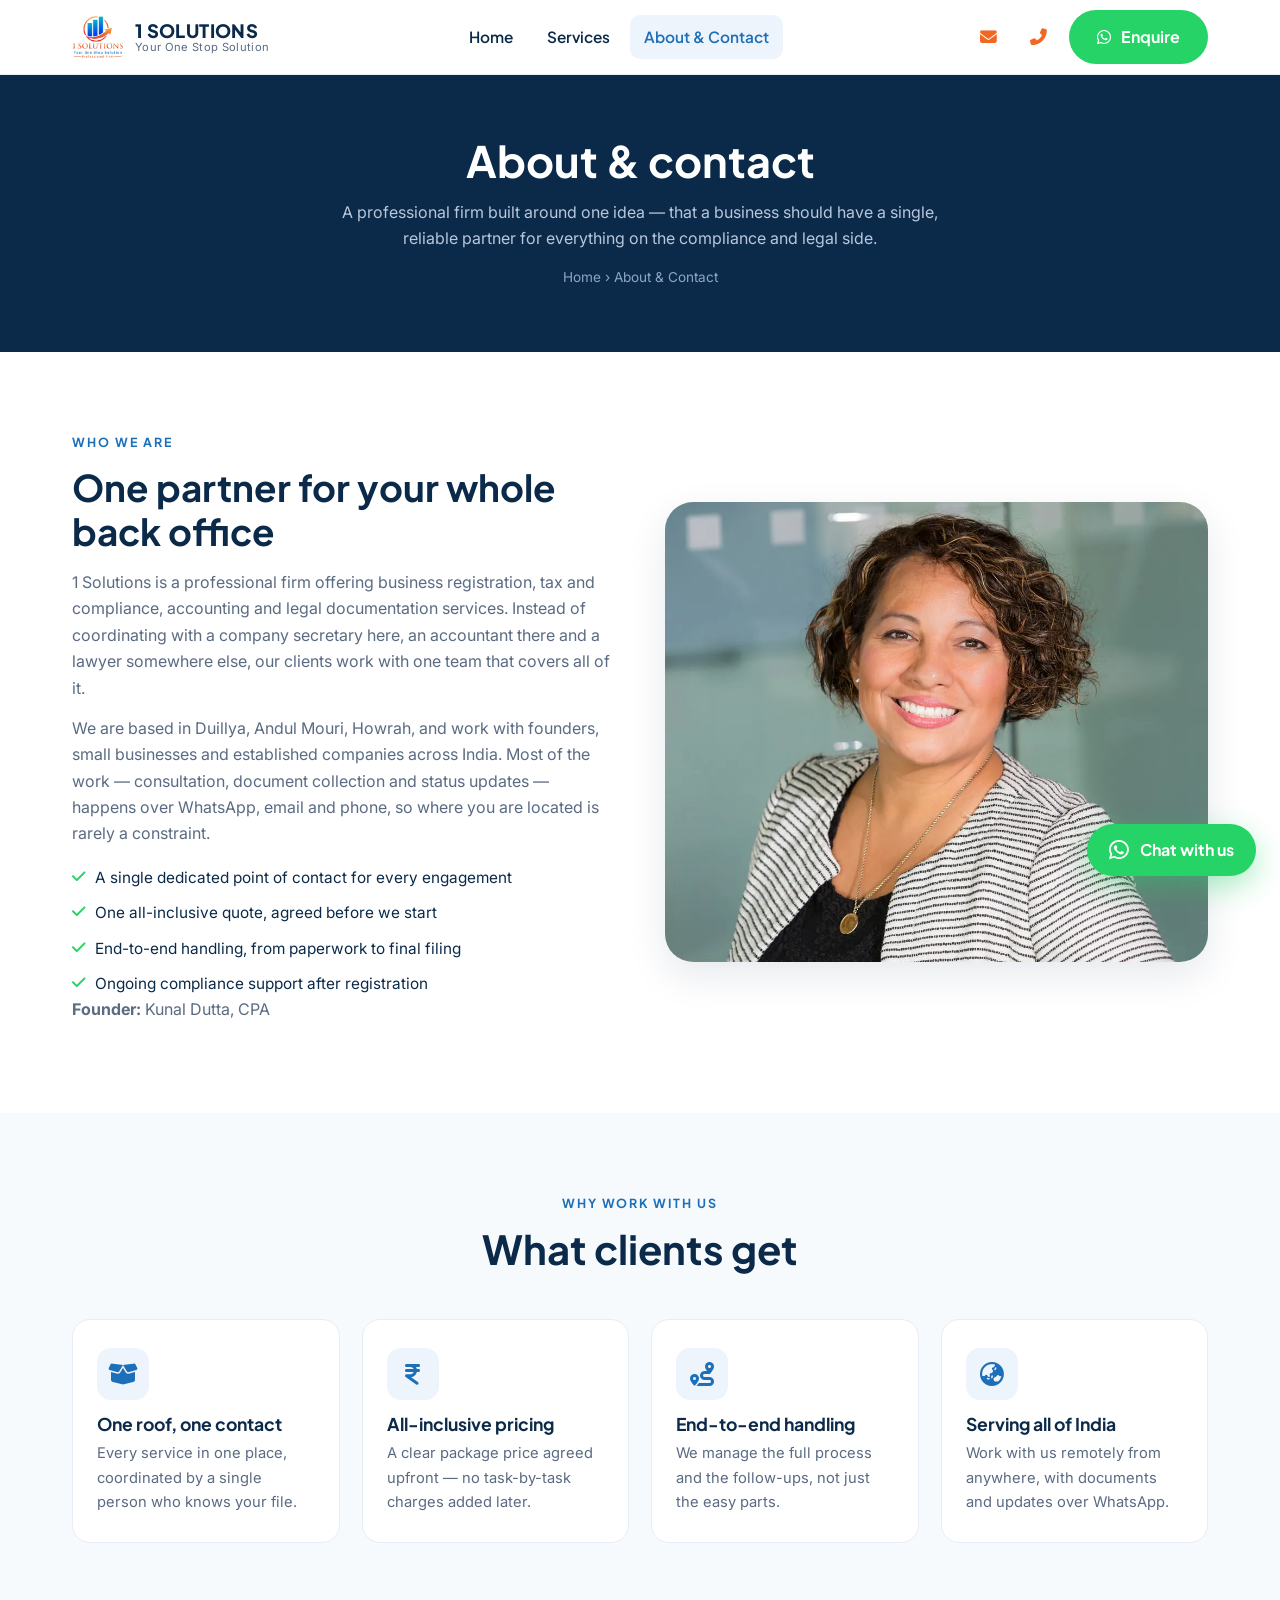
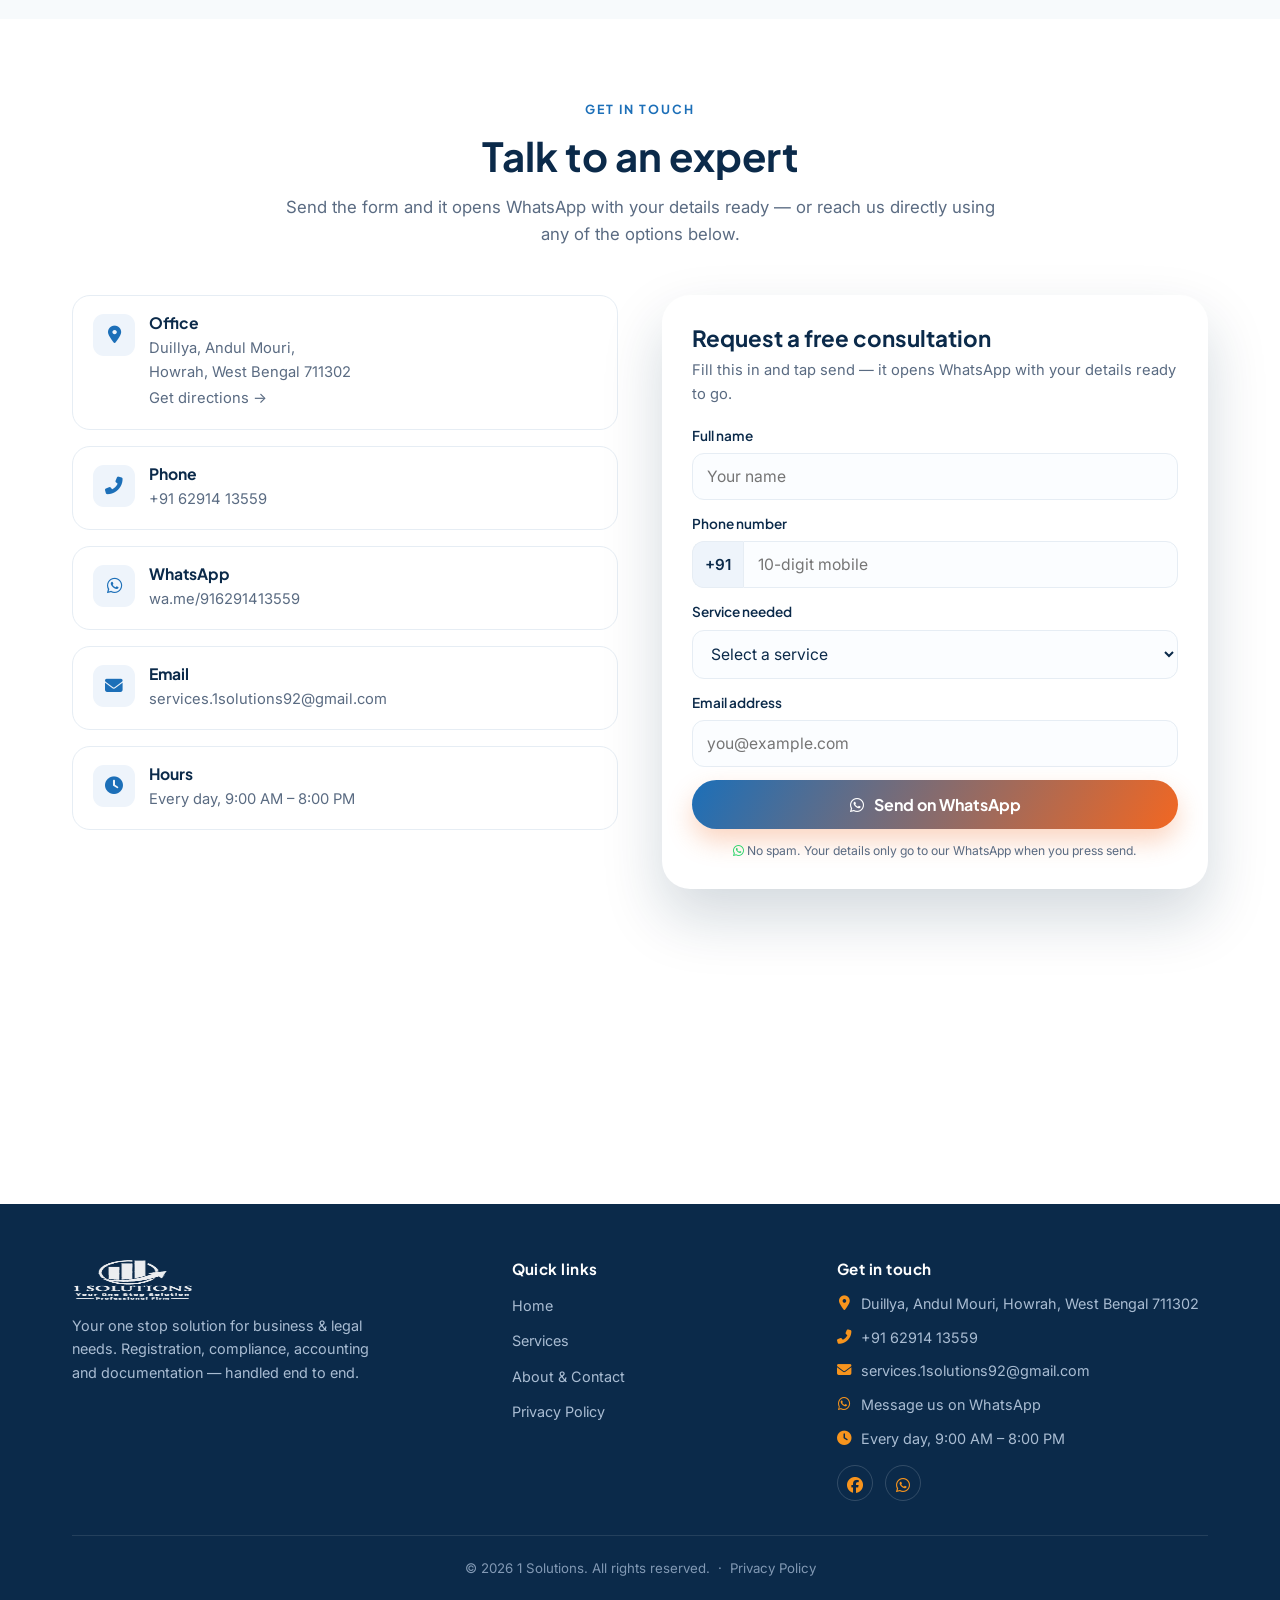
<file: about-contact.html>
<!DOCTYPE html>
<html lang="en">
<head>
  <meta charset="UTF-8" />
  <meta name="viewport" content="width=device-width, initial-scale=1.0" />
  <title>About &amp; Contact | 1 Solutions — Business &amp; Legal Services, Howrah</title>
  <meta name="description" content="About 1 Solutions and how to reach us. Based in Andul, Howrah, West Bengal — serving clients across India. Call, email or message us on WhatsApp for a free consultation." />
  <link rel="canonical" href="https://1solutions.space/about-contact.html" />

  <meta property="og:type" content="website" />
  <meta property="og:title" content="About &amp; Contact | 1 Solutions" />
  <meta property="og:description" content="One stop solution for business &amp; legal needs. Based in Howrah, serving clients across India." />
  <meta property="og:url" content="https://1solutions.space/about-contact.html" />
  <meta property="og:image" content="https://1solutions.space/images/og.jpg" />
  <meta name="twitter:card" content="summary_large_image" />

  <link rel="icon" href="images/favicon.svg" type="image/svg+xml" />
  <link rel="icon" href="images/favicon-32.png" sizes="32x32" type="image/png" />
  <link rel="apple-touch-icon" href="images/favicon.png" />

  <link rel="preconnect" href="https://fonts.googleapis.com" />
  <link rel="preconnect" href="https://fonts.gstatic.com" crossorigin />
  <link href="https://fonts.googleapis.com/css2?family=Inter:wght@400;500;600&family=Plus+Jakarta+Sans:wght@600;700;800&display=swap" rel="stylesheet" />
  <link rel="stylesheet" href="https://cdnjs.cloudflare.com/ajax/libs/font-awesome/6.5.1/css/all.min.css" />
  <link rel="stylesheet" href="css/styles.css?v=3" />

  <!-- Google Analytics 4 — paste snippet here when ready -->

  <script type="application/ld+json">
  {
    "@context": "https://schema.org",
    "@type": "ProfessionalService",
    "name": "1 Solutions",
    "description": "One stop solution for business and legal needs — business registration, tax and compliance, accounting and legal documentation services.",
    "url": "https://1solutions.space/",
    "image": "https://1solutions.space/images/og.jpg",
    "telephone": "+91-6291413559",
    "email": "services.1solutions92@gmail.com",
    "priceRange": "$$",
    "address": {
      "@type": "PostalAddress",
      "streetAddress": "Duillya, Andul Mouri",
      "addressLocality": "Howrah",
      "addressRegion": "West Bengal",
      "postalCode": "711302",
      "addressCountry": "IN"
    },
    "areaServed": "IN",
    "openingHours": "Mo-Su 09:00-20:00",
    "founder": {
      "@type": "Person",
      "name": "Kunal Dutta",
      "honorificSuffix": "CPA"
    },
    "sameAs": [
      "https://www.facebook.com/kunala.datta.648885",
      "https://chat.whatsapp.com/DDogSqA76Gr1lregvBHWiu"
    ]
  }
  </script>
</head>
<body>

<!-- ===== HEADER ===== -->
<header class="site-header">
  <div class="container header-inner">
    <a href="index.html" class="brand" aria-label="1 Solutions home">
      <img src="images/logo-cleaned.png" alt="1 Solutions logo" width="120" height="99" />
      <span class="brand-text">
        <span class="brand-name">1 SOLUTIONS</span>
        <span class="brand-tag">Your One Stop Solution</span>
      </span>
    </a>
    <nav class="nav" id="primary-nav" aria-label="Primary">
      <a href="index.html">Home</a>
      <a href="services.html">Services</a>
      <a href="about-contact.html" class="is-active">About &amp; Contact</a>
    </nav>
    <div class="header-cta">
      <a href="mailto:services.1solutions92@gmail.com" class="header-email" aria-label="Email us" title="services.1solutions92@gmail.com"><i class="fas fa-envelope"></i></a>
      <a href="tel:+916291413559" class="header-phone" aria-label="Call us" title="+91 62914 13559"><i class="fas fa-phone-alt"></i></a>
      <a href="https://wa.me/916291413559" target="_blank" rel="noopener" class="btn btn--wa"><i class="fab fa-whatsapp"></i> Enquire</a>
      <button class="nav-toggle" aria-label="Open menu" aria-controls="primary-nav" aria-expanded="false"><i class="fas fa-bars"></i></button>
    </div>
  </div>
</header>

<!-- ===== PAGE HERO ===== -->
<section class="page-hero">
  <div class="container">
    <h1>About &amp; contact</h1>
    <p>A professional firm built around one idea — that a business should have a single, reliable partner for everything on the compliance and legal side.</p>
    <div class="breadcrumb"><a href="index.html">Home</a> &rsaquo; About &amp; Contact</div>
  </div>
</section>

<!-- ===== ABOUT ===== -->
<section class="section section--white">
  <div class="container split">
    <div>
      <span class="eyebrow">Who we are</span>
      <h2>One partner for your whole back office</h2>
      <p>1 Solutions is a professional firm offering business registration, tax and compliance, accounting and legal documentation services. Instead of coordinating with a company secretary here, an accountant there and a lawyer somewhere else, our clients work with one team that covers all of it.</p>
      <p>We are based in Duillya, Andul Mouri, Howrah, and work with founders, small businesses and established companies across India. Most of the work — consultation, document collection and status updates — happens over WhatsApp, email and phone, so where you are located is rarely a constraint.</p>
      <ul class="checklist">
        <li><i class="fas fa-check"></i> A single dedicated point of contact for every engagement</li>
        <li><i class="fas fa-check"></i> One all-inclusive quote, agreed before we start</li>
        <li><i class="fas fa-check"></i> End-to-end handling, from paperwork to final filing</li>
        <li><i class="fas fa-check"></i> Ongoing compliance support after registration</li>
      </ul>
      <p><strong>Founder:</strong> Kunal Dutta, CPA</p>
    </div>
    <img src="images/consult.webp" alt="A consultation between advisers and a client" width="1000" height="1150" loading="lazy" />
  </div>
</section>

<!-- ===== WHY CHOOSE ===== -->
<section class="section section--tint">
  <div class="container">
    <div class="section-head">
      <span class="eyebrow">Why work with us</span>
      <h2>What clients get</h2>
    </div>
    <div class="why-grid">
      <div class="why-card"><i class="fas fa-box-open"></i><h4>One roof, one contact</h4><p>Every service in one place, coordinated by a single person who knows your file.</p></div>
      <div class="why-card"><i class="fas fa-indian-rupee-sign"></i><h4>All-inclusive pricing</h4><p>A clear package price agreed upfront — no task-by-task charges added later.</p></div>
      <div class="why-card"><i class="fas fa-route"></i><h4>End-to-end handling</h4><p>We manage the full process and the follow-ups, not just the easy parts.</p></div>
      <div class="why-card"><i class="fas fa-earth-asia"></i><h4>Serving all of India</h4><p>Work with us remotely from anywhere, with documents and updates over WhatsApp.</p></div>
    </div>
  </div>
</section>

<!-- ===== CONTACT ===== -->
<section class="section section--white">
  <div class="container">
    <div class="section-head">
      <span class="eyebrow">Get in touch</span>
      <h2>Talk to an expert</h2>
      <p>Send the form and it opens WhatsApp with your details ready — or reach us directly using any of the options below.</p>
    </div>

    <div class="contact-grid">
      <div>
        <div class="contact-cards">
          <div class="contact-card">
            <i class="fas fa-location-dot"></i>
            <div>
              <h4>Office</h4>
              <p>Duillya, Andul Mouri,<br />Howrah, West Bengal 711302</p>
              <a href="https://www.google.com/maps/search/?api=1&amp;query=Duillya%2C%20Andul%20Mouri%2C%20Howrah%2C%20West%20Bengal%20711302" target="_blank" rel="noopener">Get directions →</a>
            </div>
          </div>
          <div class="contact-card">
            <i class="fas fa-phone-alt"></i>
            <div><h4>Phone</h4><p><a href="tel:+916291413559">+91 62914 13559</a></p></div>
          </div>
          <div class="contact-card">
            <i class="fab fa-whatsapp"></i>
            <div><h4>WhatsApp</h4><p><a href="https://wa.me/916291413559" target="_blank" rel="noopener">wa.me/916291413559</a></p></div>
          </div>
          <div class="contact-card">
            <i class="fas fa-envelope"></i>
            <div><h4>Email</h4><p><a href="mailto:services.1solutions92@gmail.com">services.1solutions92@gmail.com</a></p></div>
          </div>
          <div class="contact-card">
            <i class="fas fa-clock"></i>
            <div><h4>Hours</h4><p>Every day, 9:00 AM – 8:00 PM</p></div>
          </div>
        </div>
        <!-- Keyless Google Maps embed. Replace the q= value with the exact address /
             plus-code once the office location is finalised. -->
        <iframe
          class="map-embed"
          title="1 Solutions location — Duillya, Andul Mouri, Howrah"
          src="https://maps.google.com/maps?q=Duillya%2C%20Andul%20Mouri%2C%20Howrah%2C%20West%20Bengal%20711302&t=&z=13&ie=UTF8&iwloc=&output=embed"
          loading="lazy"
          allowfullscreen
          referrerpolicy="no-referrer-when-downgrade"></iframe>
      </div>

      <div class="lead-form">
        <h3>Request a free consultation</h3>
        <p class="form-sub">Fill this in and tap send — it opens WhatsApp with your details ready to go.</p>
        <form data-wa-form novalidate>
          <div class="field">
            <label for="cf-name">Full name</label>
            <input type="text" id="cf-name" name="name" autocomplete="name" placeholder="Your name" />
            <span class="field-error">Please enter your name.</span>
          </div>
          <div class="field">
            <label for="cf-phone">Phone number</label>
            <div class="phone-group">
              <span class="prefix">+91</span>
              <input type="tel" id="cf-phone" name="phone" inputmode="numeric" autocomplete="tel-national" placeholder="10-digit mobile" />
            </div>
            <span class="field-error">Enter a valid 10-digit mobile number.</span>
          </div>
          <div class="field">
            <label for="cf-service">Service needed</label>
            <select id="cf-service" name="service">
              <option value="">Select a service</option>
              <optgroup label="Company Registration">
                <option>Private Limited Company Registration</option>
                <option>Limited Liability Partnership Registration</option>
                <option>Public Limited Company Registration</option>
                <option>Partnership Firm Registration</option>
                <option>Sole Proprietorship Registration</option>
                <option>One-Person Company Registration</option>
                <option>NGO Registration</option>
                <option>Trust Registration</option>
                <option>Society Registration</option>
                <option>Club Registration</option>
                <option>Section 8 NPO Registration</option>
              </optgroup>
              <optgroup label="Licenses &amp; Certifications">
                <option>MSME (Udyam) Registration</option>
                <option>FSSAI Registration</option>
                <option>Trade &amp; Establishment Licenses</option>
                <option>Startup India Registration</option>
                <option>GST Registration</option>
                <option>Digital Signature Certificate</option>
                <option>Professional Tax Registration</option>
                <option>Import &amp; Export Code Registration</option>
                <option>ISO Registration</option>
                <option>BIS &amp; ISI Registration</option>
                <option>Drug/Pharmacy Licenses</option>
                <option>Tobacco License Registration</option>
                <option>Halal Certification</option>
                <option>GMP Certification</option>
              </optgroup>
              <optgroup label="Tax">
                <option>Income Tax Return Filing</option>
                <option>TDS Return Filing</option>
                <option>PF Return</option>
                <option>GST Registration</option>
                <option>GST Return Filing (Monthly &amp; Annual)</option>
                <option>GSTR-9 Return</option>
                <option>Cancel GST Registration</option>
                <option>Input Tax Credit</option>
                <option>GST E-Invoice</option>
                <option>E-Way Bill Registration</option>
              </optgroup>
              <optgroup label="Compliance">
                <option>LLP Annual Compliance</option>
                <option>Annual Compliance for Private Limited Company</option>
                <option>Sole Proprietorship Compliance</option>
                <option>Outsource Bookkeeping Services</option>
                <option>NGO Compliance</option>
                <option>Annual Compliance for Society</option>
                <option>Annual Compliance for Partnership Firm</option>
                <option>Form INC-20A</option>
                <option>Trust Annual Compliance</option>
                <option>Partnership Firm Tax Return Filing</option>
              </optgroup>
              <optgroup label="Funding &amp; Loan">
                <option>PM SVANidhi Scheme</option>
                <option>PM MUDRA Yojana</option>
                <option>Stand-Up India Scheme</option>
                <option>CGTMSE Scheme</option>
                <option>PM e-Business Loan Scheme</option>
              </optgroup>
              <optgroup label="Accounting &amp; Finance">
                <option>Bookkeeping &amp; Accounting</option>
                <option>Payroll Processing</option>
              </optgroup>
              <optgroup label="Legal &amp; Documentation">
                <option>Trademark Registration</option>
                <option>Rent / Lease Agreement</option>
                <option>Affidavits &amp; Declarations</option>
                <option>Notary Services</option>
              </optgroup>
              <optgroup label="Other Services">
                <option>CA Certification</option>
                <option>Profit &amp; Loss, Balance Sheet Preparation</option>
                <option>CA Signature &amp; UDIN</option>
                <option>Project Report Preparation</option>
              </optgroup>
              <option>Other</option>
            </select>
            <span class="field-error">Please choose a service.</span>
          </div>
          <div class="field">
            <label for="cf-email">Email address</label>
            <input type="email" id="cf-email" name="email" autocomplete="email" placeholder="you@example.com" />
            <span class="field-error">Please enter a valid email address.</span>
          </div>
          <input class="hp-field" type="text" name="company" tabindex="-1" autocomplete="off" aria-hidden="true" />
          <button type="submit" class="btn btn--primary btn--block"><i class="fab fa-whatsapp"></i> Send on WhatsApp</button>
          <p class="form-done" hidden><i class="fas fa-check-circle" style="color:var(--wa-green)"></i> WhatsApp should have opened — just press send.</p>
          <p class="form-note"><i class="fab fa-whatsapp"></i> No spam. Your details only go to our WhatsApp when you press send.</p>
        </form>
      </div>
    </div>
  </div>
</section>

<!-- ===== FOOTER ===== -->
<footer class="site-footer">
  <div class="container">
    <div class="footer-grid">
      <div class="footer-brand">
        <img src="images/logo-cleaned.png" alt="1 Solutions" width="120" height="99" />
        <p>Your one stop solution for business &amp; legal needs. Registration, compliance, accounting and documentation — handled end to end.</p>
      </div>
      <div class="footer-col">
        <h4>Quick links</h4>
        <ul>
          <li><a href="index.html">Home</a></li>
          <li><a href="services.html">Services</a></li>
          <li><a href="about-contact.html">About &amp; Contact</a></li>
          <li><a href="privacy.html">Privacy Policy</a></li>
        </ul>
      </div>
      <div class="footer-col footer-contact">
        <h4>Get in touch</h4>
        <p><i class="fas fa-location-dot"></i> <span>Duillya, Andul Mouri, Howrah, West Bengal 711302</span></p>
        <p><i class="fas fa-phone-alt"></i> <a href="tel:+916291413559">+91 62914 13559</a></p>
        <p><i class="fas fa-envelope"></i> <a href="mailto:services.1solutions92@gmail.com">services.1solutions92@gmail.com</a></p>
        <p><i class="fab fa-whatsapp"></i> <a href="https://wa.me/916291413559" target="_blank" rel="noopener">Message us on WhatsApp</a></p>
        <p><i class="fas fa-clock"></i> <span>Every day, 9:00 AM – 8:00 PM</span></p>
        <div class="footer-social">
          <a href="https://www.facebook.com/kunala.datta.648885" target="_blank" rel="noopener" aria-label="Facebook"><i class="fab fa-facebook"></i></a>
          <a href="https://chat.whatsapp.com/DDogSqA76Gr1lregvBHWiu" target="_blank" rel="noopener" aria-label="WhatsApp Community"><i class="fab fa-whatsapp"></i></a>
        </div>
      </div>
    </div>
    <div class="footer-bottom">
      &copy; <span id="year">2026</span> 1 Solutions. All rights reserved. &nbsp;·&nbsp; <a href="privacy.html">Privacy Policy</a>
    </div>
  </div>
</footer>

<a href="https://wa.me/916291413559" target="_blank" rel="noopener" class="wa-float" aria-label="Chat with us on WhatsApp">
  <i class="fab fa-whatsapp"></i><span>Chat with us</span>
</a>

<script src="js/main.js?v=2"></script>
</body>
</html>
</file>
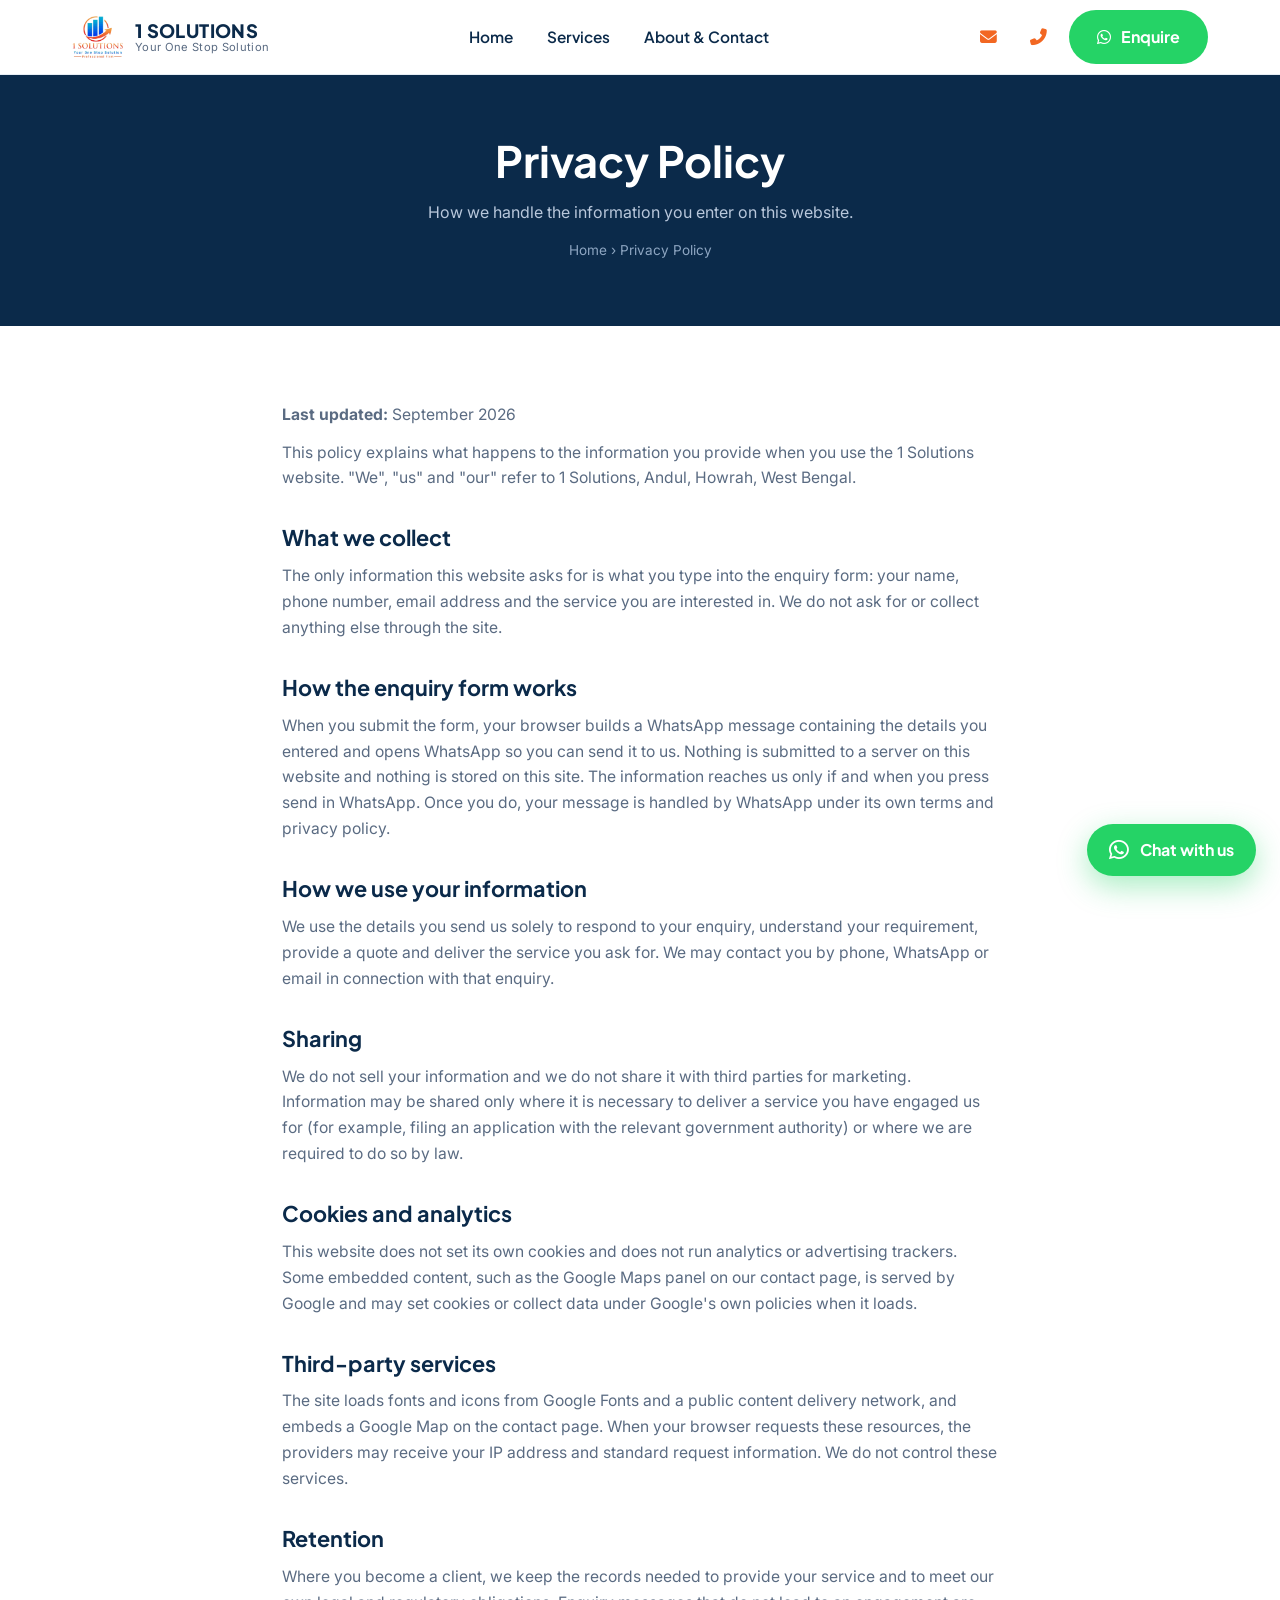
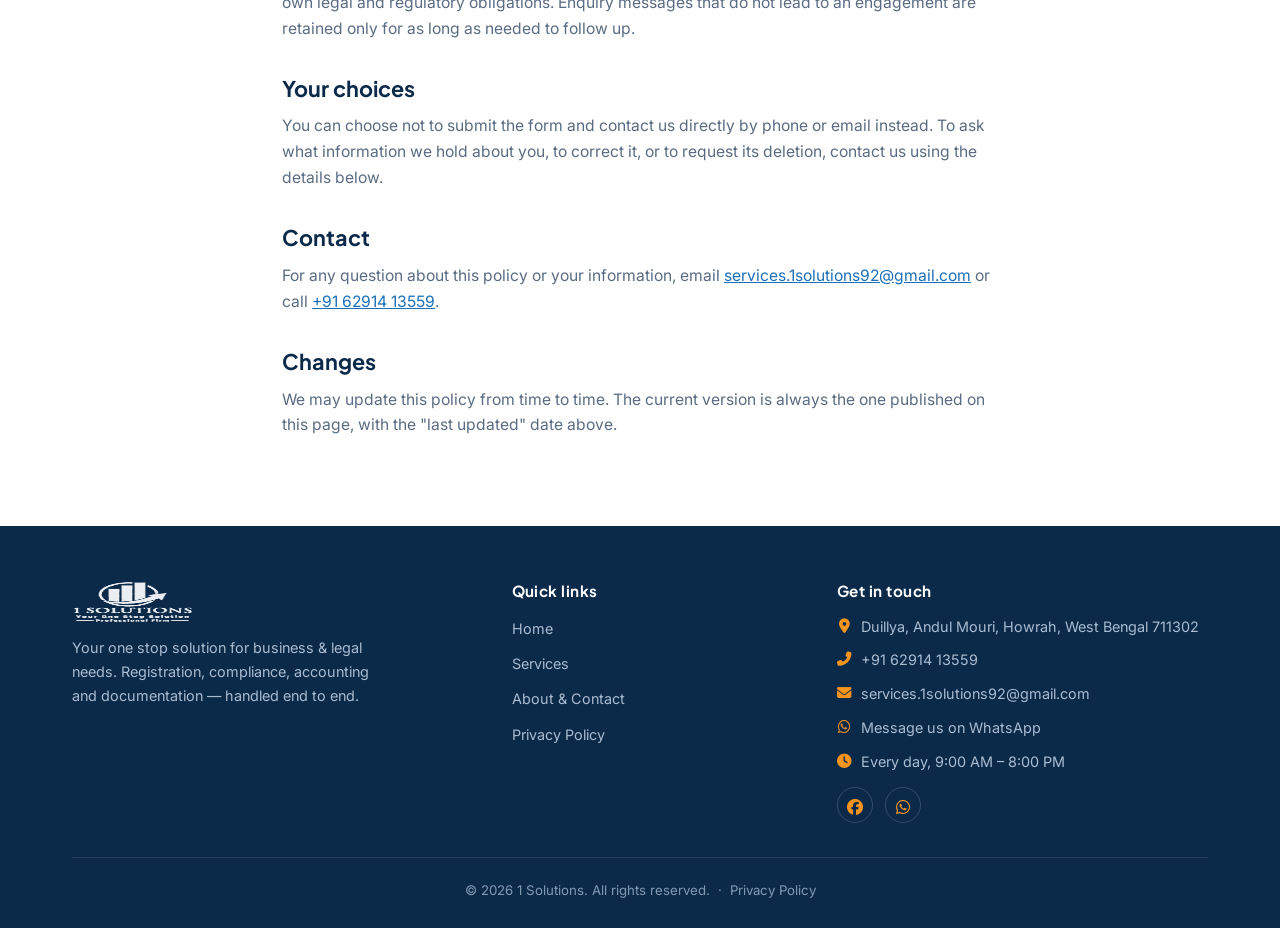
<file: privacy.html>
<!DOCTYPE html>
<html lang="en">
<head>
  <meta charset="UTF-8" />
  <meta name="viewport" content="width=device-width, initial-scale=1.0" />
  <title>Privacy Policy | 1 Solutions</title>
  <meta name="description" content="How 1 Solutions handles the information you enter on this website." />
  <link rel="canonical" href="https://1solutions.space/privacy.html" />
  <meta name="robots" content="noindex, follow" />

  <link rel="icon" href="images/favicon.svg" type="image/svg+xml" />
  <link rel="icon" href="images/favicon-32.png" sizes="32x32" type="image/png" />
  <link rel="apple-touch-icon" href="images/favicon.png" />

  <link rel="preconnect" href="https://fonts.googleapis.com" />
  <link rel="preconnect" href="https://fonts.gstatic.com" crossorigin />
  <link href="https://fonts.googleapis.com/css2?family=Inter:wght@400;500;600&family=Plus+Jakarta+Sans:wght@600;700;800&display=swap" rel="stylesheet" />
  <link rel="stylesheet" href="https://cdnjs.cloudflare.com/ajax/libs/font-awesome/6.5.1/css/all.min.css" />
  <link rel="stylesheet" href="css/styles.css?v=3" />
</head>
<body>

<!-- ===== HEADER ===== -->
<header class="site-header">
  <div class="container header-inner">
    <a href="index.html" class="brand" aria-label="1 Solutions home">
      <img src="images/logo-cleaned.png" alt="1 Solutions logo" width="120" height="99" />
      <span class="brand-text">
        <span class="brand-name">1 SOLUTIONS</span>
        <span class="brand-tag">Your One Stop Solution</span>
      </span>
    </a>
    <nav class="nav" id="primary-nav" aria-label="Primary">
      <a href="index.html">Home</a>
      <a href="services.html">Services</a>
      <a href="about-contact.html">About &amp; Contact</a>
    </nav>
    <div class="header-cta">
      <a href="mailto:services.1solutions92@gmail.com" class="header-email" aria-label="Email us" title="services.1solutions92@gmail.com"><i class="fas fa-envelope"></i></a>
      <a href="tel:+916291413559" class="header-phone" aria-label="Call us" title="+91 62914 13559"><i class="fas fa-phone-alt"></i></a>
      <a href="https://wa.me/916291413559" target="_blank" rel="noopener" class="btn btn--wa"><i class="fab fa-whatsapp"></i> Enquire</a>
      <button class="nav-toggle" aria-label="Open menu" aria-controls="primary-nav" aria-expanded="false"><i class="fas fa-bars"></i></button>
    </div>
  </div>
</header>

<section class="page-hero">
  <div class="container">
    <h1>Privacy Policy</h1>
    <p>How we handle the information you enter on this website.</p>
    <div class="breadcrumb"><a href="index.html">Home</a> &rsaquo; Privacy Policy</div>
  </div>
</section>

<section class="section section--white">
  <div class="container prose">
    <p><strong>Last updated:</strong> <span id="pp-date">2026</span></p>

    <p>This policy explains what happens to the information you provide when you use the 1 Solutions website. "We", "us" and "our" refer to 1 Solutions, Andul, Howrah, West Bengal.</p>

    <h2>What we collect</h2>
    <p>The only information this website asks for is what you type into the enquiry form: your name, phone number, email address and the service you are interested in. We do not ask for or collect anything else through the site.</p>

    <h2>How the enquiry form works</h2>
    <p>When you submit the form, your browser builds a WhatsApp message containing the details you entered and opens WhatsApp so you can send it to us. Nothing is submitted to a server on this website and nothing is stored on this site. The information reaches us only if and when you press send in WhatsApp. Once you do, your message is handled by WhatsApp under its own terms and privacy policy.</p>

    <h2>How we use your information</h2>
    <p>We use the details you send us solely to respond to your enquiry, understand your requirement, provide a quote and deliver the service you ask for. We may contact you by phone, WhatsApp or email in connection with that enquiry.</p>

    <h2>Sharing</h2>
    <p>We do not sell your information and we do not share it with third parties for marketing. Information may be shared only where it is necessary to deliver a service you have engaged us for (for example, filing an application with the relevant government authority) or where we are required to do so by law.</p>

    <h2>Cookies and analytics</h2>
    <p>This website does not set its own cookies and does not run analytics or advertising trackers. Some embedded content, such as the Google Maps panel on our contact page, is served by Google and may set cookies or collect data under Google's own policies when it loads.</p>

    <h2>Third-party services</h2>
    <p>The site loads fonts and icons from Google Fonts and a public content delivery network, and embeds a Google Map on the contact page. When your browser requests these resources, the providers may receive your IP address and standard request information. We do not control these services.</p>

    <h2>Retention</h2>
    <p>Where you become a client, we keep the records needed to provide your service and to meet our own legal and regulatory obligations. Enquiry messages that do not lead to an engagement are retained only for as long as needed to follow up.</p>

    <h2>Your choices</h2>
    <p>You can choose not to submit the form and contact us directly by phone or email instead. To ask what information we hold about you, to correct it, or to request its deletion, contact us using the details below.</p>

    <h2>Contact</h2>
    <p>For any question about this policy or your information, email <a href="mailto:services.1solutions92@gmail.com">services.1solutions92@gmail.com</a> or call <a href="tel:+916291413559">+91 62914 13559</a>.</p>

    <h2>Changes</h2>
    <p>We may update this policy from time to time. The current version is always the one published on this page, with the "last updated" date above.</p>
  </div>
</section>

<!-- ===== FOOTER ===== -->
<footer class="site-footer">
  <div class="container">
    <div class="footer-grid">
      <div class="footer-brand">
        <img src="images/logo-cleaned.png" alt="1 Solutions" width="120" height="99" />
        <p>Your one stop solution for business &amp; legal needs. Registration, compliance, accounting and documentation — handled end to end.</p>
      </div>
      <div class="footer-col">
        <h4>Quick links</h4>
        <ul>
          <li><a href="index.html">Home</a></li>
          <li><a href="services.html">Services</a></li>
          <li><a href="about-contact.html">About &amp; Contact</a></li>
          <li><a href="privacy.html">Privacy Policy</a></li>
        </ul>
      </div>
      <div class="footer-col footer-contact">
        <h4>Get in touch</h4>
        <p><i class="fas fa-location-dot"></i> <span>Duillya, Andul Mouri, Howrah, West Bengal 711302</span></p>
        <p><i class="fas fa-phone-alt"></i> <a href="tel:+916291413559">+91 62914 13559</a></p>
        <p><i class="fas fa-envelope"></i> <a href="mailto:services.1solutions92@gmail.com">services.1solutions92@gmail.com</a></p>
        <p><i class="fab fa-whatsapp"></i> <a href="https://wa.me/916291413559" target="_blank" rel="noopener">Message us on WhatsApp</a></p>
        <p><i class="fas fa-clock"></i> <span>Every day, 9:00 AM – 8:00 PM</span></p>
        <div class="footer-social">
          <a href="https://www.facebook.com/kunala.datta.648885" target="_blank" rel="noopener" aria-label="Facebook"><i class="fab fa-facebook"></i></a>
          <a href="https://chat.whatsapp.com/DDogSqA76Gr1lregvBHWiu" target="_blank" rel="noopener" aria-label="WhatsApp Community"><i class="fab fa-whatsapp"></i></a>
        </div>
      </div>
    </div>
    <div class="footer-bottom">
      &copy; <span id="year">2026</span> 1 Solutions. All rights reserved. &nbsp;·&nbsp; <a href="privacy.html">Privacy Policy</a>
    </div>
  </div>
</footer>

<a href="https://wa.me/916291413559" target="_blank" rel="noopener" class="wa-float" aria-label="Chat with us on WhatsApp">
  <i class="fab fa-whatsapp"></i><span>Chat with us</span>
</a>

<script src="js/main.js?v=2"></script>
<script>document.getElementById("pp-date").textContent = "September 2026";</script>
</body>
</html>
</file>
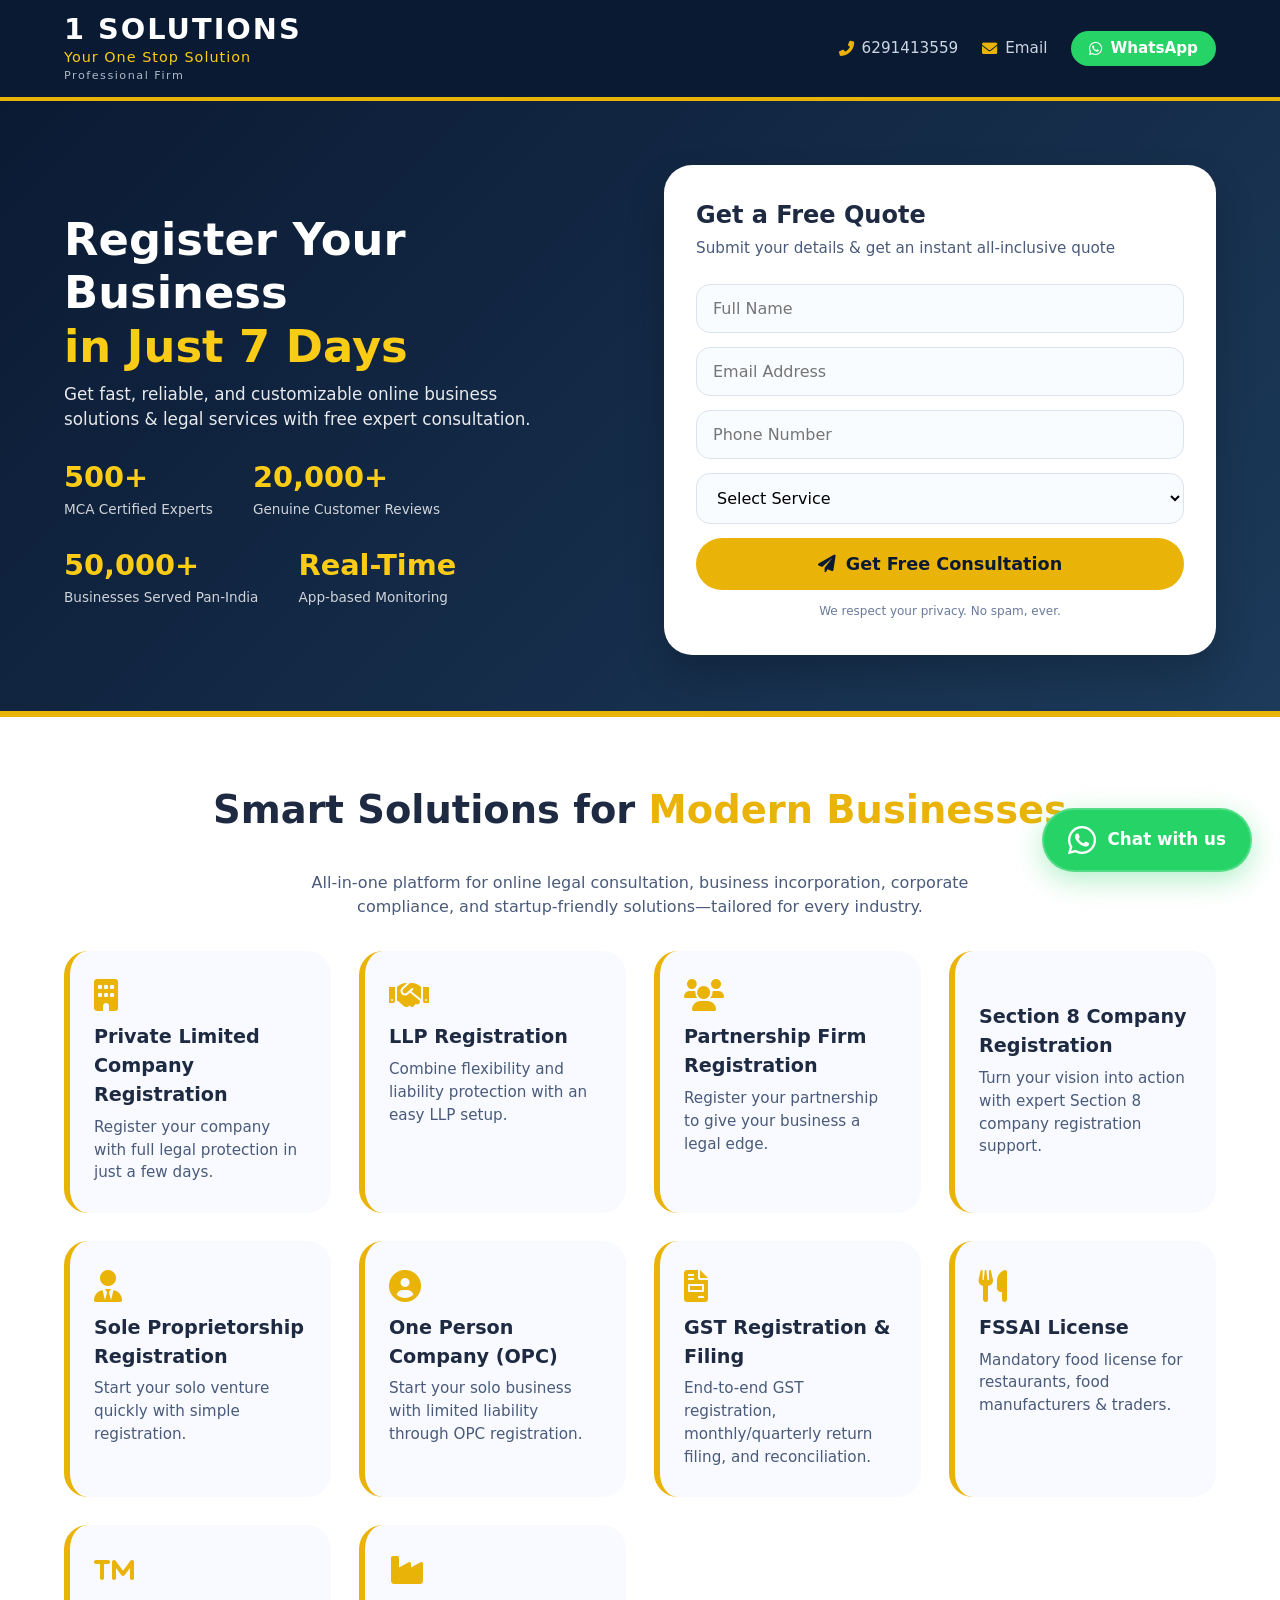
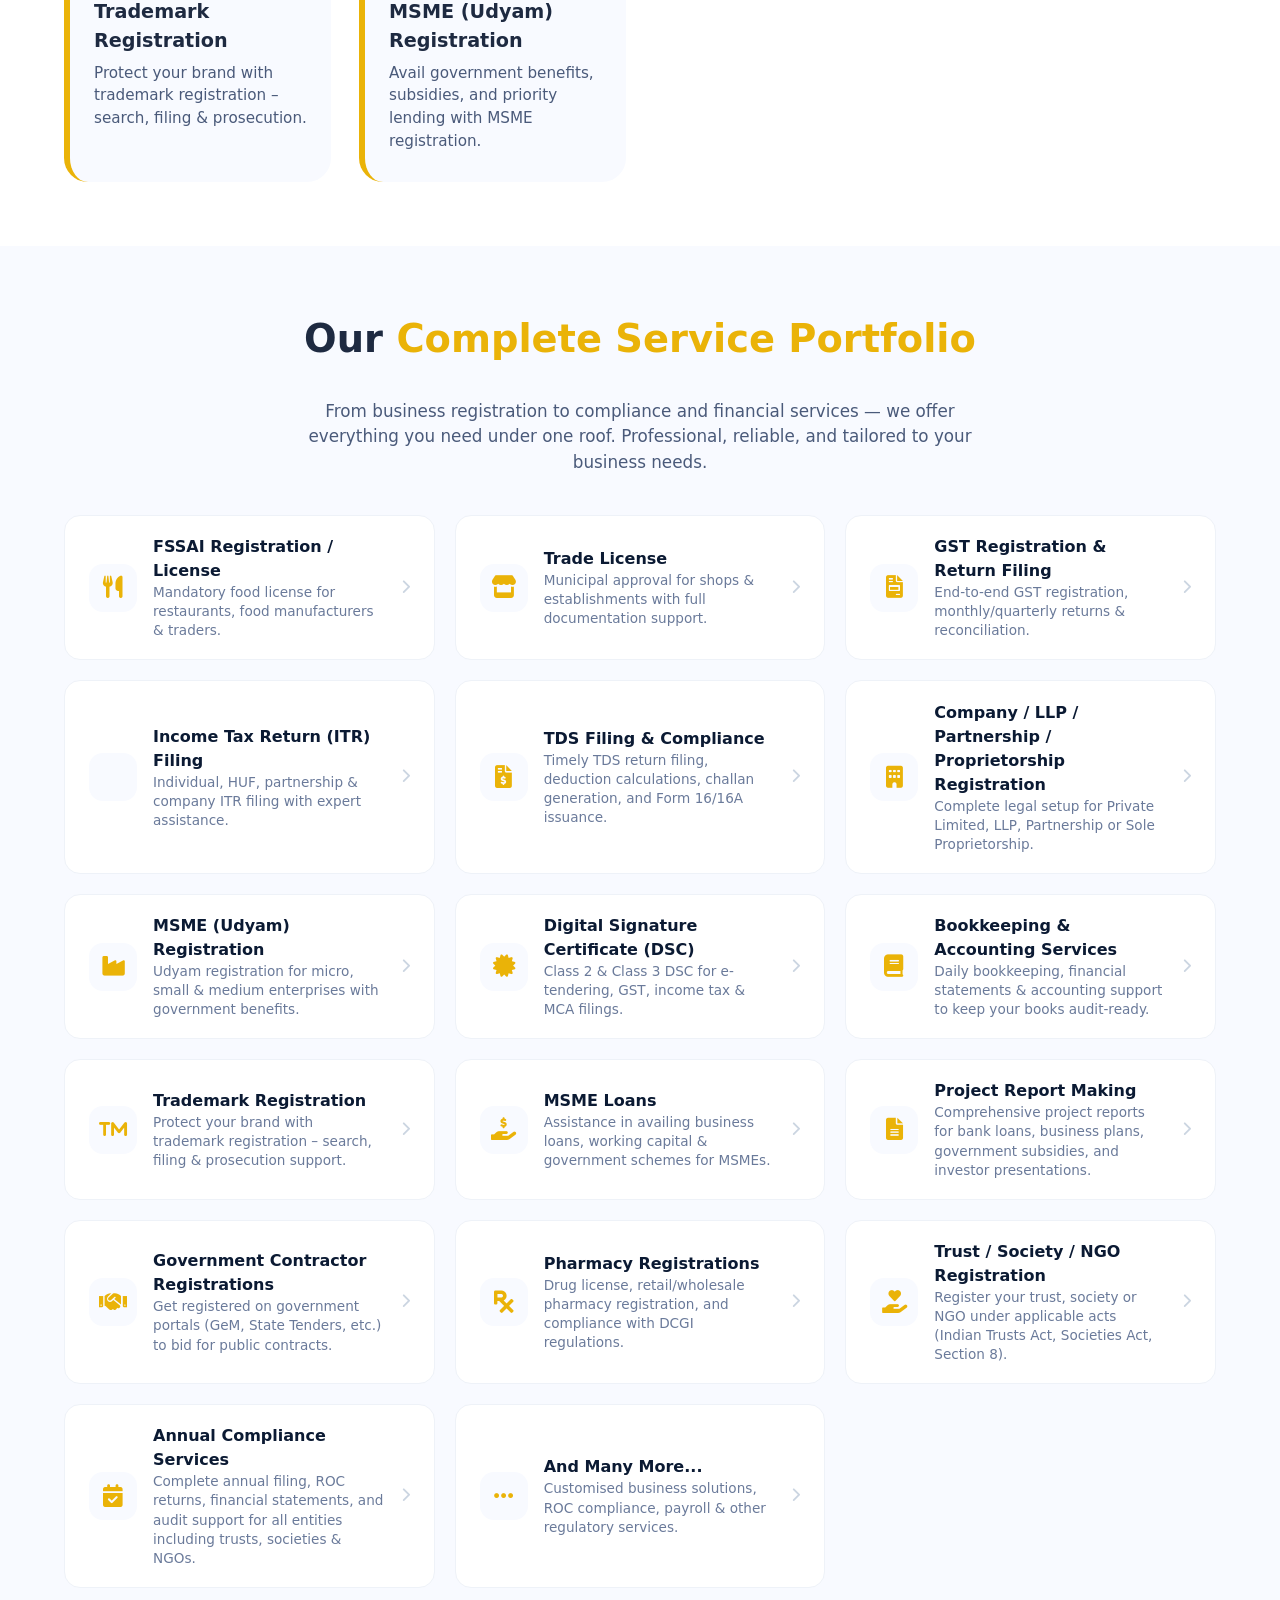
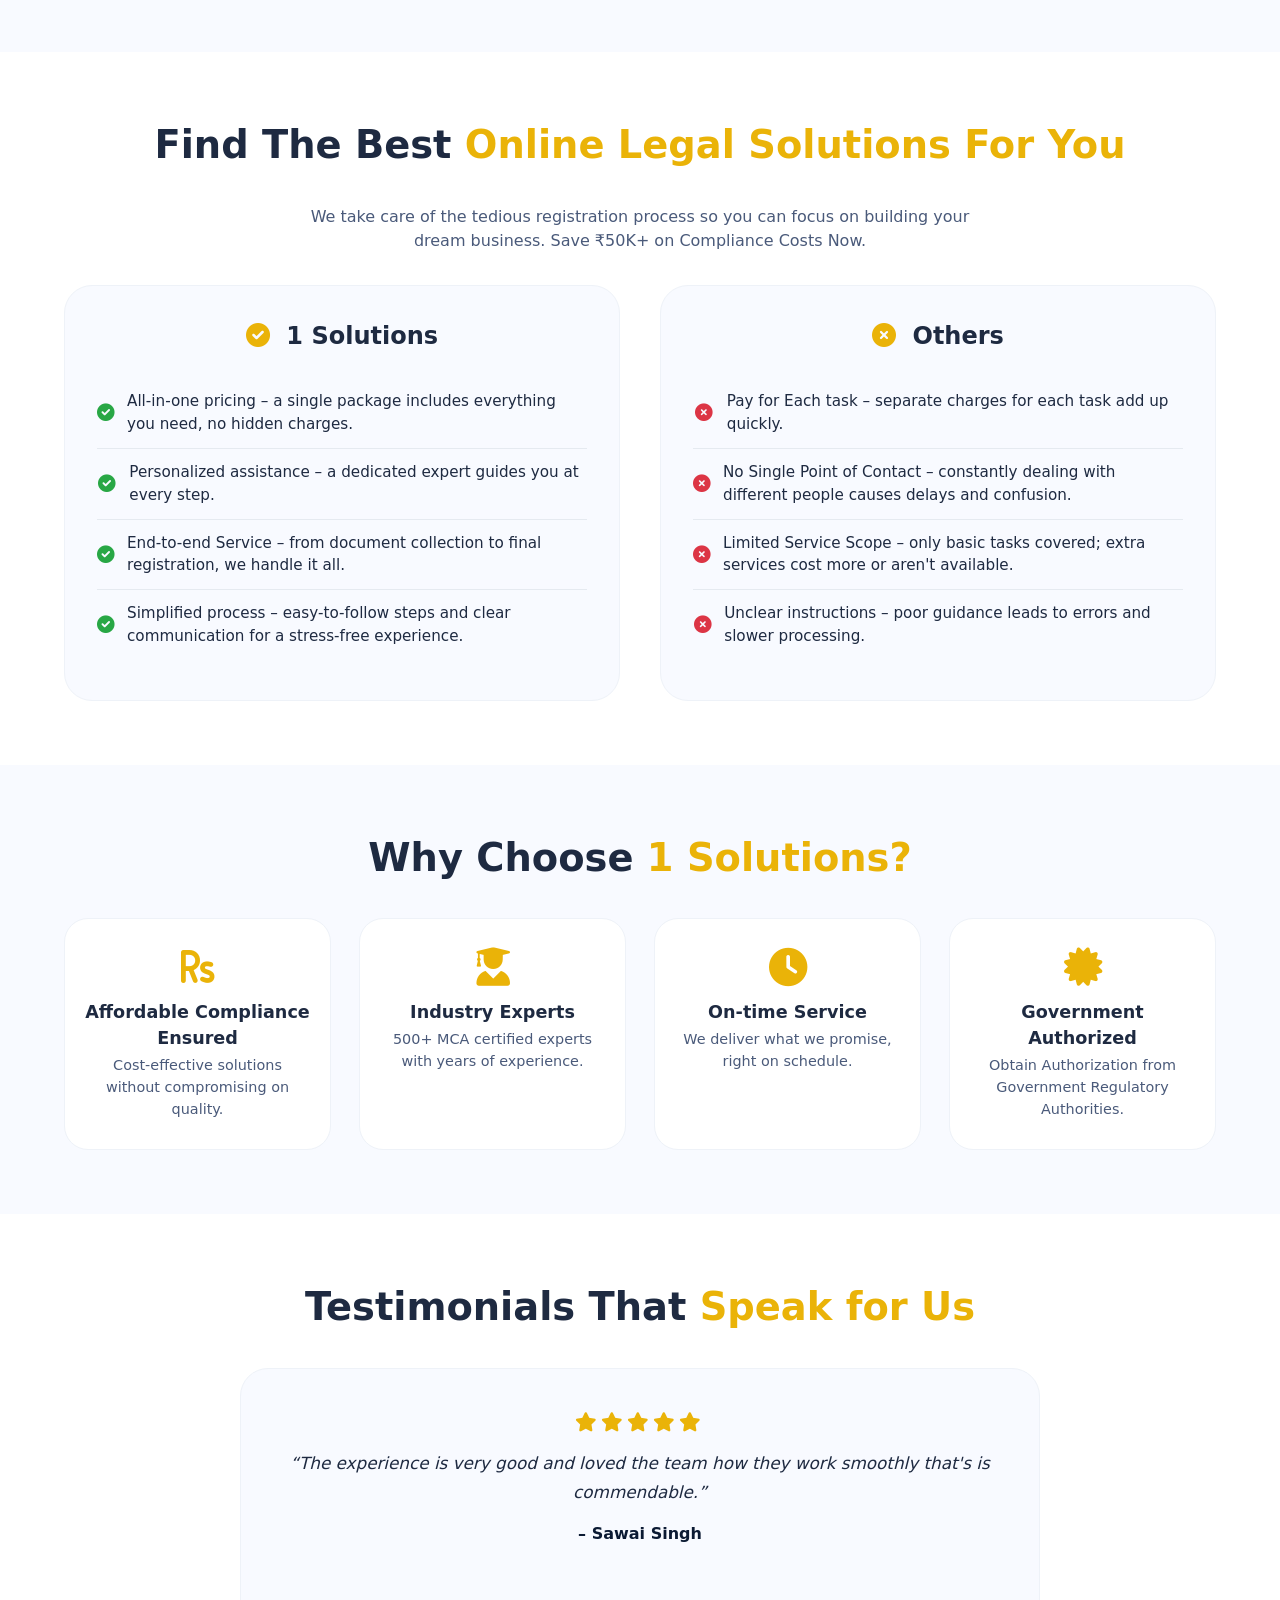
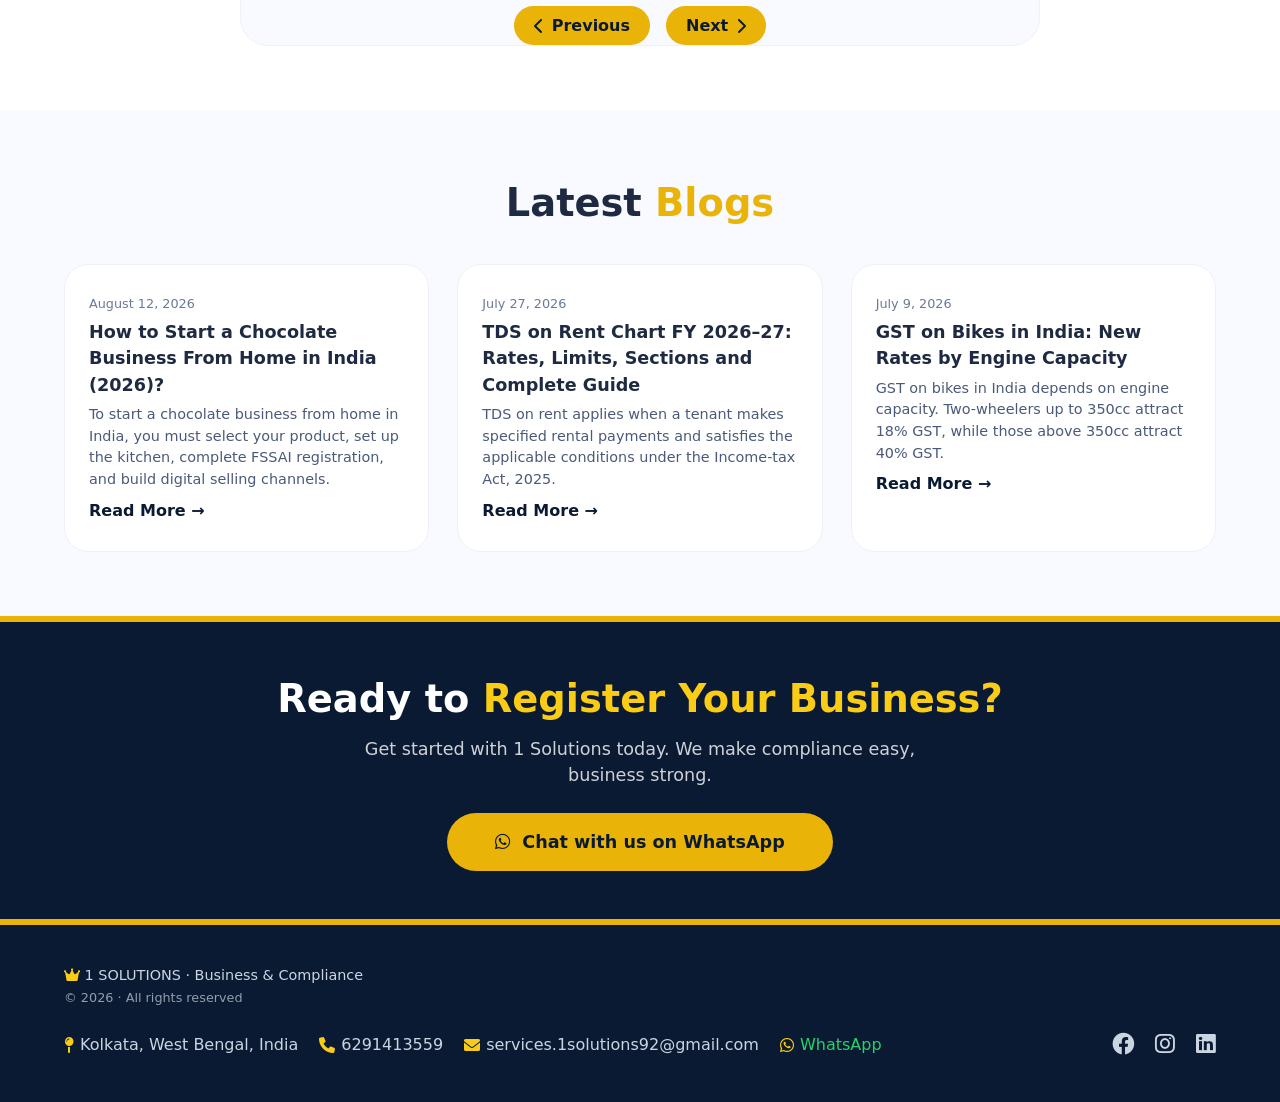
<file: sample.html>
<!DOCTYPE html>
<html lang="en">
<head>
  <meta charset="UTF-8">
  <meta name="viewport" content="width=device-width, initial-scale=1.0">
  <title>1 Solutions – Business & Legal Registration Services</title>
  <link rel="stylesheet" href="https://cdnjs.cloudflare.com/ajax/libs/font-awesome/6.0.0-beta3/css/all.min.css">
  <style>
    /* ===== RESET & BASE ===== */
    * {
      margin: 0;
      padding: 0;
      box-sizing: border-box;
      font-family: 'Segoe UI', Roboto, system-ui, -apple-system, sans-serif;
    }

    body {
      background: #f8faff;
      color: #1e2a41;
      line-height: 1.5;
    }

    .container {
      max-width: 1200px;
      margin: 0 auto;
      padding: 0 24px;
    }

    a { text-decoration: none; }

    /* ===== TOP HEADER ===== */
    .top-header {
      background: #0b1a33;
      padding: 12px 0;
      border-bottom: 4px solid #eab308;
    }

    .top-header .container {
      display: flex;
      flex-wrap: wrap;
      align-items: center;
      justify-content: space-between;
      gap: 16px;
    }

    .logo-area {
      display: flex;
      align-items: center;
    }

    .logo-text .main {
      font-size: 1.8rem;
      font-weight: 800;
      letter-spacing: 2px;
      color: #ffffff;
      line-height: 1.2;
    }

    .logo-text .tagline-1 {
      font-size: 0.9rem;
      font-weight: 500;
      color: #facc15;
      letter-spacing: 1px;
    }

    .logo-text .tagline-2 {
      font-size: 0.7rem;
      font-weight: 300;
      color: #cbd5e1;
      letter-spacing: 1.5px;
      opacity: 0.85;
    }

    .header-contact {
      display: flex;
      flex-wrap: wrap;
      align-items: center;
      gap: 16px 24px;
    }

    .header-contact a {
      color: #cbd5e1;
      font-size: 0.95rem;
      display: flex;
      align-items: center;
      gap: 8px;
      transition: 0.2s;
    }

    .header-contact a i { color: #eab308; }
    .header-contact a:hover { color: #eab308; }

    .header-contact .whatsapp-btn {
      background: #25d366;
      color: white;
      padding: 6px 18px;
      border-radius: 40px;
      font-weight: 600;
      gap: 8px;
    }
    .header-contact .whatsapp-btn i { color: white; }
    .header-contact .whatsapp-btn:hover { background: #1da851; color: white; }

    /* ===== HERO BANNER ===== */
    .hero-banner {
      background: linear-gradient(135deg, #0b1a33 0%, #1c3a5a 100%);
      color: white;
      padding: 4rem 0 3.5rem;
      border-bottom: 6px solid #eab308;
    }

    .hero-grid {
      display: grid;
      grid-template-columns: 1fr 1fr;
      gap: 48px;
      align-items: center;
    }

    .hero-text h2 {
      font-size: 2.8rem;
      font-weight: 700;
      line-height: 1.2;
      margin-bottom: 0.5rem;
    }

    .hero-text h2 span { color: #facc15; }

    .hero-text p {
      font-size: 1.05rem;
      opacity: 0.9;
      max-width: 500px;
      margin-bottom: 1.5rem;
    }

    .hero-stats {
      display: flex;
      flex-wrap: wrap;
      gap: 24px 40px;
      margin-top: 1.5rem;
    }

    .hero-stats .stat {
      display: flex;
      flex-direction: column;
    }

    .hero-stats .stat .number {
      font-size: 1.8rem;
      font-weight: 800;
      color: #facc15;
    }

    .hero-stats .stat .label {
      font-size: 0.85rem;
      opacity: 0.8;
    }

    .hero-form {
      background: white;
      border-radius: 28px;
      padding: 2rem 2rem 2.2rem;
      color: #1e2a41;
      box-shadow: 0 20px 40px rgba(0,0,0,0.2);
    }

    .hero-form h3 {
      font-size: 1.5rem;
      font-weight: 700;
      margin-bottom: 4px;
    }

    .hero-form .sub {
      color: #4a5a7a;
      margin-bottom: 1.5rem;
      font-size: 0.95rem;
    }

    .hero-form input,
    .hero-form select {
      width: 100%;
      padding: 14px 16px;
      border: 1px solid #dce3ed;
      border-radius: 14px;
      font-size: 1rem;
      margin-bottom: 14px;
      background: #f9fcff;
      transition: 0.2s;
    }

    .hero-form input:focus,
    .hero-form select:focus {
      border-color: #eab308;
      outline: none;
      background: white;
    }

    .hero-form .cta-btn {
      width: 100%;
      background: #eab308;
      color: #0b1a33;
      border: none;
      padding: 16px;
      border-radius: 40px;
      font-weight: 700;
      font-size: 1.1rem;
      cursor: pointer;
      transition: 0.2s;
      display: flex;
      align-items: center;
      justify-content: center;
      gap: 10px;
    }

    .hero-form .cta-btn:hover {
      background: #d4a000;
      transform: scale(1.02);
    }

    .hero-form .note {
      font-size: 0.75rem;
      color: #6a7a9a;
      margin-top: 12px;
      text-align: center;
    }

    .form-response {
      margin-top: 12px;
      font-weight: 600;
      display: none;
      text-align: center;
    }

    /* ===== SECTION TITLES ===== */
    .section-title {
      text-align: center;
      font-size: 2.4rem;
      font-weight: 700;
      margin-bottom: 2rem;
    }

    .section-title span { color: #eab308; }

    /* ===== SERVICES (Smart Solutions) ===== */
    .services-section {
      padding: 4rem 0;
      background: white;
    }

    .services-grid {
      display: grid;
      grid-template-columns: repeat(auto-fit, minmax(260px, 1fr));
      gap: 28px;
      margin-top: 2rem;
    }

    .service-card {
      background: #f8faff;
      padding: 1.8rem 1.5rem;
      border-radius: 24px;
      border-left: 6px solid #eab308;
      transition: 0.25s;
      cursor: default;
    }

    .service-card:hover {
      background: white;
      box-shadow: 0 12px 28px rgba(0,0,0,0.06);
      transform: translateY(-4px);
    }

    .service-card i {
      color: #eab308;
      font-size: 2rem;
      margin-bottom: 12px;
    }

    .service-card h4 {
      font-size: 1.2rem;
      margin-bottom: 6px;
    }

    .service-card p {
      color: #4a5a7a;
      font-size: 0.95rem;
      line-height: 1.5;
    }

    /* ===== COMPREHENSIVE SERVICE LIST ===== */
    .service-list-section {
      padding: 4rem 0;
      background: #f8faff;
    }

    .service-list-section .section-sub {
      text-align: center;
      max-width: 700px;
      margin: 0 auto 2.5rem;
      color: #4a5a7a;
      font-size: 1.05rem;
    }

    .service-list-grid {
      display: grid;
      grid-template-columns: repeat(auto-fill, minmax(320px, 1fr));
      gap: 20px;
    }

    .service-list-item {
      background: white;
      padding: 1.2rem 1.5rem;
      border-radius: 16px;
      border: 1px solid #eef2f8;
      display: flex;
      align-items: center;
      gap: 16px;
      transition: 0.25s;
    }

    .service-list-item:hover {
      border-color: #eab308;
      box-shadow: 0 8px 20px rgba(0,0,0,0.04);
      transform: translateX(4px);
    }

    .service-list-item .icon {
      background: #f8faff;
      width: 48px;
      height: 48px;
      border-radius: 14px;
      display: flex;
      align-items: center;
      justify-content: center;
      flex-shrink: 0;
      color: #eab308;
      font-size: 1.4rem;
    }

    .service-list-item .info h4 {
      font-size: 1rem;
      font-weight: 700;
      color: #0b1a33;
    }

    .service-list-item .info p {
      font-size: 0.85rem;
      color: #6a7a9a;
      line-height: 1.4;
    }

    .service-list-item .arrow {
      margin-left: auto;
      color: #cbd5e1;
      font-size: 0.9rem;
      transition: 0.2s;
    }

    .service-list-item:hover .arrow {
      color: #eab308;
      transform: translateX(4px);
    }

    /* ===== COMPARISON ===== */
    .comparison-section {
      padding: 4rem 0;
      background: white;
    }

    .comparison-grid {
      display: grid;
      grid-template-columns: 1fr 1fr;
      gap: 40px;
      margin-top: 2rem;
    }

    .comparison-col {
      background: #f8faff;
      padding: 2rem 2rem 2.5rem;
      border-radius: 28px;
      border: 1px solid #eef2f8;
    }

    .comparison-col h3 {
      font-size: 1.5rem;
      font-weight: 700;
      margin-bottom: 1.5rem;
      text-align: center;
    }

    .comparison-col h3 i {
      color: #eab308;
      margin-right: 8px;
    }

    .comparison-col ul {
      list-style: none;
      padding: 0;
    }

    .comparison-col ul li {
      padding: 12px 0;
      border-bottom: 1px solid #e5eaf0;
      display: flex;
      align-items: center;
      gap: 12px;
      font-size: 0.95rem;
    }

    .comparison-col ul li:last-child { border-bottom: none; }

    .comparison-col ul li i {
      width: 24px;
      text-align: center;
      font-size: 1.1rem;
    }

    .comparison-col.ours ul li i { color: #28a745; }
    .comparison-col.others ul li i { color: #dc3545; }

    /* ===== WHY CHOOSE ===== */
    .why-section {
      padding: 4rem 0;
      background: #f8faff;
    }

    .why-grid {
      display: grid;
      grid-template-columns: repeat(auto-fit, minmax(220px, 1fr));
      gap: 28px;
      margin-top: 2rem;
    }

    .why-card {
      text-align: center;
      padding: 1.8rem 1.2rem;
      background: white;
      border-radius: 24px;
      border: 1px solid #eef2f8;
      transition: 0.2s;
    }

    .why-card:hover {
      box-shadow: 0 8px 24px rgba(0,0,0,0.04);
    }

    .why-card i {
      font-size: 2.4rem;
      color: #eab308;
      margin-bottom: 12px;
    }

    .why-card h4 {
      font-size: 1.1rem;
      margin-bottom: 4px;
    }

    .why-card p {
      color: #4a5a7a;
      font-size: 0.9rem;
    }

    /* ===== TESTIMONIALS ===== */
    .testimonials-section {
      padding: 4rem 0;
      background: white;
    }

    .testimonial-slider {
      position: relative;
      max-width: 800px;
      margin: 2rem auto 0;
      overflow: hidden;
      border-radius: 28px;
      background: #f8faff;
      border: 1px solid #eef2f8;
    }

    .testimonial-track {
      display: flex;
      transition: transform 0.5s ease-in-out;
    }

    .testimonial-item {
      min-width: 100%;
      padding: 2.5rem 2.5rem;
      box-sizing: border-box;
      text-align: center;
    }

    .testimonial-item .stars {
      color: #eab308;
      font-size: 1.2rem;
      margin-bottom: 12px;
      letter-spacing: 4px;
    }

    .testimonial-item p {
      font-size: 1.05rem;
      line-height: 1.7;
      color: #1e2a41;
      margin-bottom: 16px;
      font-style: italic;
    }

    .testimonial-item .author {
      font-weight: 700;
      color: #0b1a33;
    }

    .testimonial-item .author span {
      font-weight: 400;
      color: #6a7a9a;
    }

    .slider-controls {
      display: flex;
      justify-content: center;
      gap: 16px;
      margin-top: 20px;
    }

    .slider-controls button {
      background: #eab308;
      border: none;
      color: #0b1a33;
      padding: 10px 20px;
      border-radius: 40px;
      font-weight: 700;
      cursor: pointer;
      transition: 0.2s;
      font-size: 1rem;
      display: flex;
      align-items: center;
      gap: 8px;
    }

    .slider-controls button:hover {
      background: #d4a000;
      transform: scale(1.05);
    }

    /* ===== BLOG PREVIEW ===== */
    .blog-section {
      padding: 4rem 0;
      background: #f8faff;
    }

    .blog-grid {
      display: grid;
      grid-template-columns: repeat(auto-fit, minmax(280px, 1fr));
      gap: 28px;
      margin-top: 2rem;
    }

    .blog-card {
      background: white;
      padding: 1.8rem 1.5rem;
      border-radius: 24px;
      border: 1px solid #eef2f8;
      transition: 0.2s;
    }

    .blog-card:hover {
      box-shadow: 0 8px 24px rgba(0,0,0,0.04);
    }

    .blog-card .date {
      font-size: 0.8rem;
      color: #6a7a9a;
      margin-bottom: 6px;
    }

    .blog-card h4 {
      font-size: 1.1rem;
      margin-bottom: 6px;
    }

    .blog-card p {
      color: #4a5a7a;
      font-size: 0.9rem;
      line-height: 1.5;
    }

    .blog-card a {
      color: #0b1a33;
      font-weight: 600;
      display: inline-block;
      margin-top: 8px;
    }

    .blog-card a:hover { color: #eab308; }

    /* ===== CTA BANNER ===== */
    .cta-banner {
      background: #0b1a33;
      color: white;
      padding: 3rem 0;
      text-align: center;
      border-top: 6px solid #eab308;
      border-bottom: 6px solid #eab308;
    }

    .cta-banner h2 {
      font-size: 2.4rem;
      margin-bottom: 0.5rem;
    }

    .cta-banner h2 span { color: #facc15; }

    .cta-banner p {
      font-size: 1.1rem;
      opacity: 0.8;
      max-width: 600px;
      margin: 0 auto 1.5rem;
    }

    .cta-banner .btn-large {
      background: #eab308;
      color: #0b1a33;
      padding: 16px 48px;
      border-radius: 60px;
      font-weight: 700;
      font-size: 1.1rem;
      display: inline-flex;
      align-items: center;
      gap: 12px;
      transition: 0.2s;
    }

    .cta-banner .btn-large:hover {
      background: #d4a000;
      transform: scale(1.03);
    }

    /* ===== FOOTER ===== */
    .footer {
      background: #0b1a33;
      color: #cbd5e1;
      padding: 2.5rem 0;
    }

    .footer-grid {
      display: flex;
      flex-wrap: wrap;
      justify-content: space-between;
      align-items: center;
      gap: 20px;
    }

    .footer .copy {
      font-size: 0.9rem;
    }

    .footer .copy i { color: #facc15; }

    .footer .address a {
      color: #cbd5e1;
      transition: 0.2s;
      display: inline-flex;
      align-items: center;
      gap: 6px;
      margin-right: 16px;
    }

    .footer .address a:hover { color: #facc15; }
    .footer .address i { color: #facc15; }

    .footer .social a {
      color: #cbd5e1;
      margin-left: 16px;
      font-size: 1.4rem;
      transition: 0.2s;
    }

    .footer .social a:hover { color: #facc15; }

    /* ===== FLOATING WHATSAPP ===== */
    .whatsapp-float {
      position: fixed;
      bottom: 28px;
      right: 28px;
      background: #25d366;
      color: white;
      border-radius: 60px;
      padding: 14px 24px;
      display: flex;
      align-items: center;
      gap: 12px;
      font-weight: 600;
      font-size: 1.05rem;
      box-shadow: 0 8px 28px rgba(37, 211, 102, 0.35);
      z-index: 999;
      transition: 0.25s ease;
      border: 2px solid rgba(255,255,255,0.2);
    }

    .whatsapp-float i { font-size: 2rem; }
    .whatsapp-float:hover {
      transform: scale(1.05);
      background: #20b859;
    }

    /* ===== RESPONSIVE ===== */
    @media (max-width: 900px) {
      .hero-grid {
        grid-template-columns: 1fr;
        gap: 30px;
      }
      .hero-text h2 { font-size: 2.2rem; }
      .comparison-grid { grid-template-columns: 1fr; }
      .service-list-grid { grid-template-columns: 1fr 1fr; }
    }

    @media (max-width: 600px) {
      .top-header .container {
        flex-direction: column;
        align-items: flex-start;
      }
      .header-contact {
        width: 100%;
        justify-content: flex-start;
        gap: 12px;
      }
      .hero-text h2 { font-size: 1.8rem; }
      .service-list-grid { grid-template-columns: 1fr; }
      .whatsapp-float span { display: none; }
      .whatsapp-float { padding: 14px 18px; border-radius: 60px; }
      .cta-banner h2 { font-size: 1.8rem; }
      .footer-grid { flex-direction: column; align-items: flex-start; }
      .footer .address a { display: block; margin-bottom: 6px; }
    }
  </style>
</head>
<body>

<!-- ===== TOP HEADER ===== -->
<header class="top-header">
  <div class="container">
    <div class="logo-area">
      <div class="logo-text">
        <div class="main">1 SOLUTIONS</div>
        <div class="tagline-1">Your One Stop Solution</div>
        <div class="tagline-2">Professional Firm</div>
      </div>
    </div>
    <div class="header-contact">
      <a href="tel:+916291413559"><i class="fas fa-phone-alt"></i> 6291413559</a>
      <a href="mailto:services.1solutions92@gmail.com"><i class="fas fa-envelope"></i> Email</a>
      <a href="https://wa.me/916291413559" target="_blank" class="whatsapp-btn"><i class="fab fa-whatsapp"></i> WhatsApp</a>
    </div>
  </div>
</header>

<!-- ===== HERO BANNER ===== -->
<section class="hero-banner">
  <div class="container hero-grid">
    <div class="hero-text">
      <h2>Register Your Business <br><span>in Just 7 Days</span></h2>
      <p>Get fast, reliable, and customizable online business solutions & legal services with free expert consultation.</p>
      <div class="hero-stats">
        <div class="stat">
          <span class="number">500+</span>
          <span class="label">MCA Certified Experts</span>
        </div>
        <div class="stat">
          <span class="number">20,000+</span>
          <span class="label">Genuine Customer Reviews</span>
        </div>
        <div class="stat">
          <span class="number">50,000+</span>
          <span class="label">Businesses Served Pan-India</span>
        </div>
        <div class="stat">
          <span class="number">Real-Time</span>
          <span class="label">App-based Monitoring</span>
        </div>
      </div>
    </div>
    <div class="hero-form">
      <h3>Get a Free Quote</h3>
      <div class="sub">Submit your details & get an instant all-inclusive quote</div>
      <!-- ===== Form uses Formspree - replace YOUR_ENDPOINT with your actual Formspree URL ===== -->
      <form id="contactForm" action="https://formspree.io/f/YOUR_ENDPOINT" method="POST">
        <input type="text" name="name" placeholder="Full Name" required>
        <input type="email" name="email" placeholder="Email Address" required>
        <input type="tel" name="phone" placeholder="Phone Number" required>
        <select name="service" required>
          <option value="">Select Service</option>
          <option>Private Limited Company Registration</option>
          <option>LLP Registration</option>
          <option>Partnership Firm Registration</option>
          <option>Section 8 Company Registration</option>
          <option>Sole Proprietorship Registration</option>
          <option>One Person Company (OPC) Registration</option>
          <option>GST Registration</option>
          <option>FSSAI License</option>
          <option>Trademark Registration</option>
          <option>Other</option>
        </select>
        <button type="submit" class="cta-btn" id="submitBtn"><i class="fas fa-paper-plane"></i> Get Free Consultation</button>
        <div class="note">We respect your privacy. No spam, ever.</div>
      </form>
      <div id="formMessage" class="form-response"></div>
    </div>
  </div>
</section>

<!-- ===== SERVICES (Smart Solutions) ===== -->
<section class="services-section">
  <div class="container">
    <h2 class="section-title">Smart Solutions for <span>Modern Businesses</span></h2>
    <p style="text-align:center; max-width:700px; margin:0 auto 1rem; color:#4a5a7a;">All-in-one platform for online legal consultation, business incorporation, corporate compliance, and startup-friendly solutions—tailored for every industry.</p>
    <div class="services-grid">
      <div class="service-card">
        <i class="fas fa-building"></i>
        <h4>Private Limited Company Registration</h4>
        <p>Register your company with full legal protection in just a few days.</p>
      </div>
      <div class="service-card">
        <i class="fas fa-handshake"></i>
        <h4>LLP Registration</h4>
        <p>Combine flexibility and liability protection with an easy LLP setup.</p>
      </div>
      <div class="service-card">
        <i class="fas fa-users"></i>
        <h4>Partnership Firm Registration</h4>
        <p>Register your partnership to give your business a legal edge.</p>
      </div>
      <div class="service-card">
        <i class="fas fa-charity"></i>
        <h4>Section 8 Company Registration</h4>
        <p>Turn your vision into action with expert Section 8 company registration support.</p>
      </div>
      <div class="service-card">
        <i class="fas fa-user-tie"></i>
        <h4>Sole Proprietorship Registration</h4>
        <p>Start your solo venture quickly with simple registration.</p>
      </div>
      <div class="service-card">
        <i class="fas fa-user-circle"></i>
        <h4>One Person Company (OPC)</h4>
        <p>Start your solo business with limited liability through OPC registration.</p>
      </div>
      <div class="service-card">
        <i class="fas fa-file-invoice"></i>
        <h4>GST Registration & Filing</h4>
        <p>End-to-end GST registration, monthly/quarterly return filing, and reconciliation.</p>
      </div>
      <div class="service-card">
        <i class="fas fa-utensils"></i>
        <h4>FSSAI License</h4>
        <p>Mandatory food license for restaurants, food manufacturers & traders.</p>
      </div>
      <div class="service-card">
        <i class="fas fa-trademark"></i>
        <h4>Trademark Registration</h4>
        <p>Protect your brand with trademark registration – search, filing & prosecution.</p>
      </div>
      <div class="service-card">
        <i class="fas fa-industry"></i>
        <h4>MSME (Udyam) Registration</h4>
        <p>Avail government benefits, subsidies, and priority lending with MSME registration.</p>
      </div>
    </div>
  </div>
</section>

<!-- ===== COMPREHENSIVE SERVICE LIST ===== -->
<section class="service-list-section">
  <div class="container">
    <h2 class="section-title">Our <span>Complete Service Portfolio</span></h2>
    <p class="section-sub">From business registration to compliance and financial services — we offer everything you need under one roof. Professional, reliable, and tailored to your business needs.</p>
    <div class="service-list-grid">
      <div class="service-list-item">
        <div class="icon"><i class="fas fa-utensils"></i></div>
        <div class="info">
          <h4>FSSAI Registration / License</h4>
          <p>Mandatory food license for restaurants, food manufacturers & traders.</p>
        </div>
        <div class="arrow"><i class="fas fa-chevron-right"></i></div>
      </div>
      <div class="service-list-item">
        <div class="icon"><i class="fas fa-store"></i></div>
        <div class="info">
          <h4>Trade License</h4>
          <p>Municipal approval for shops & establishments with full documentation support.</p>
        </div>
        <div class="arrow"><i class="fas fa-chevron-right"></i></div>
      </div>
      <div class="service-list-item">
        <div class="icon"><i class="fas fa-file-invoice"></i></div>
        <div class="info">
          <h4>GST Registration & Return Filing</h4>
          <p>End-to-end GST registration, monthly/quarterly returns & reconciliation.</p>
        </div>
        <div class="arrow"><i class="fas fa-chevron-right"></i></div>
      </div>
      <div class="service-list-item">
        <div class="icon"><i class="fas fa-file-pen"></i></div>
        <div class="info">
          <h4>Income Tax Return (ITR) Filing</h4>
          <p>Individual, HUF, partnership & company ITR filing with expert assistance.</p>
        </div>
        <div class="arrow"><i class="fas fa-chevron-right"></i></div>
      </div>
      <div class="service-list-item">
        <div class="icon"><i class="fas fa-file-invoice-dollar"></i></div>
        <div class="info">
          <h4>TDS Filing & Compliance</h4>
          <p>Timely TDS return filing, deduction calculations, challan generation, and Form 16/16A issuance.</p>
        </div>
        <div class="arrow"><i class="fas fa-chevron-right"></i></div>
      </div>
      <div class="service-list-item">
        <div class="icon"><i class="fas fa-building"></i></div>
        <div class="info">
          <h4>Company / LLP / Partnership / Proprietorship Registration</h4>
          <p>Complete legal setup for Private Limited, LLP, Partnership or Sole Proprietorship.</p>
        </div>
        <div class="arrow"><i class="fas fa-chevron-right"></i></div>
      </div>
      <div class="service-list-item">
        <div class="icon"><i class="fas fa-industry"></i></div>
        <div class="info">
          <h4>MSME (Udyam) Registration</h4>
          <p>Udyam registration for micro, small & medium enterprises with government benefits.</p>
        </div>
        <div class="arrow"><i class="fas fa-chevron-right"></i></div>
      </div>
      <div class="service-list-item">
        <div class="icon"><i class="fas fa-certificate"></i></div>
        <div class="info">
          <h4>Digital Signature Certificate (DSC)</h4>
          <p>Class 2 & Class 3 DSC for e-tendering, GST, income tax & MCA filings.</p>
        </div>
        <div class="arrow"><i class="fas fa-chevron-right"></i></div>
      </div>
      <div class="service-list-item">
        <div class="icon"><i class="fas fa-book"></i></div>
        <div class="info">
          <h4>Bookkeeping & Accounting Services</h4>
          <p>Daily bookkeeping, financial statements & accounting support to keep your books audit-ready.</p>
        </div>
        <div class="arrow"><i class="fas fa-chevron-right"></i></div>
      </div>
      <div class="service-list-item">
        <div class="icon"><i class="fas fa-trademark"></i></div>
        <div class="info">
          <h4>Trademark Registration</h4>
          <p>Protect your brand with trademark registration – search, filing & prosecution support.</p>
        </div>
        <div class="arrow"><i class="fas fa-chevron-right"></i></div>
      </div>
      <div class="service-list-item">
        <div class="icon"><i class="fas fa-hand-holding-dollar"></i></div>
        <div class="info">
          <h4>MSME Loans</h4>
          <p>Assistance in availing business loans, working capital & government schemes for MSMEs.</p>
        </div>
        <div class="arrow"><i class="fas fa-chevron-right"></i></div>
      </div>
      <div class="service-list-item">
        <div class="icon"><i class="fas fa-file-alt"></i></div>
        <div class="info">
          <h4>Project Report Making</h4>
          <p>Comprehensive project reports for bank loans, business plans, government subsidies, and investor presentations.</p>
        </div>
        <div class="arrow"><i class="fas fa-chevron-right"></i></div>
      </div>
      <div class="service-list-item">
        <div class="icon"><i class="fas fa-handshake"></i></div>
        <div class="info">
          <h4>Government Contractor Registrations</h4>
          <p>Get registered on government portals (GeM, State Tenders, etc.) to bid for public contracts.</p>
        </div>
        <div class="arrow"><i class="fas fa-chevron-right"></i></div>
      </div>
      <div class="service-list-item">
        <div class="icon"><i class="fas fa-prescription"></i></div>
        <div class="info">
          <h4>Pharmacy Registrations</h4>
          <p>Drug license, retail/wholesale pharmacy registration, and compliance with DCGI regulations.</p>
        </div>
        <div class="arrow"><i class="fas fa-chevron-right"></i></div>
      </div>
      <div class="service-list-item">
        <div class="icon"><i class="fas fa-hand-holding-heart"></i></div>
        <div class="info">
          <h4>Trust / Society / NGO Registration</h4>
          <p>Register your trust, society or NGO under applicable acts (Indian Trusts Act, Societies Act, Section 8).</p>
        </div>
        <div class="arrow"><i class="fas fa-chevron-right"></i></div>
      </div>
      <div class="service-list-item">
        <div class="icon"><i class="fas fa-calendar-check"></i></div>
        <div class="info">
          <h4>Annual Compliance Services</h4>
          <p>Complete annual filing, ROC returns, financial statements, and audit support for all entities including trusts, societies & NGOs.</p>
        </div>
        <div class="arrow"><i class="fas fa-chevron-right"></i></div>
      </div>
      <div class="service-list-item">
        <div class="icon"><i class="fas fa-ellipsis-h"></i></div>
        <div class="info">
          <h4>And Many More...</h4>
          <p>Customised business solutions, ROC compliance, payroll & other regulatory services.</p>
        </div>
        <div class="arrow"><i class="fas fa-chevron-right"></i></div>
      </div>
    </div>
  </div>
</section>

<!-- ===== COMPARISON ===== -->
<section class="comparison-section">
  <div class="container">
    <h2 class="section-title">Find The Best <span>Online Legal Solutions For You</span></h2>
    <p style="text-align:center; max-width:700px; margin:0 auto 1.5rem; color:#4a5a7a;">We take care of the tedious registration process so you can focus on building your dream business. Save ₹50K+ on Compliance Costs Now.</p>
    <div class="comparison-grid">
      <div class="comparison-col ours">
        <h3><i class="fas fa-check-circle"></i> 1 Solutions</h3>
        <ul>
          <li><i class="fas fa-check-circle"></i> All-in-one pricing – a single package includes everything you need, no hidden charges.</li>
          <li><i class="fas fa-check-circle"></i> Personalized assistance – a dedicated expert guides you at every step.</li>
          <li><i class="fas fa-check-circle"></i> End-to-end Service – from document collection to final registration, we handle it all.</li>
          <li><i class="fas fa-check-circle"></i> Simplified process – easy-to-follow steps and clear communication for a stress-free experience.</li>
        </ul>
      </div>
      <div class="comparison-col others">
        <h3><i class="fas fa-times-circle"></i> Others</h3>
        <ul>
          <li><i class="fas fa-times-circle"></i> Pay for Each task – separate charges for each task add up quickly.</li>
          <li><i class="fas fa-times-circle"></i> No Single Point of Contact – constantly dealing with different people causes delays and confusion.</li>
          <li><i class="fas fa-times-circle"></i> Limited Service Scope – only basic tasks covered; extra services cost more or aren't available.</li>
          <li><i class="fas fa-times-circle"></i> Unclear instructions – poor guidance leads to errors and slower processing.</li>
        </ul>
      </div>
    </div>
  </div>
</section>

<!-- ===== WHY CHOOSE ===== -->
<section class="why-section">
  <div class="container">
    <h2 class="section-title">Why Choose <span>1 Solutions?</span></h2>
    <div class="why-grid">
      <div class="why-card">
        <i class="fas fa-rupee-sign"></i>
        <h4>Affordable Compliance Ensured</h4>
        <p>Cost-effective solutions without compromising on quality.</p>
      </div>
      <div class="why-card">
        <i class="fas fa-user-graduate"></i>
        <h4>Industry Experts</h4>
        <p>500+ MCA certified experts with years of experience.</p>
      </div>
      <div class="why-card">
        <i class="fas fa-clock"></i>
        <h4>On-time Service</h4>
        <p>We deliver what we promise, right on schedule.</p>
      </div>
      <div class="why-card">
        <i class="fas fa-certificate"></i>
        <h4>Government Authorized</h4>
        <p>Obtain Authorization from Government Regulatory Authorities.</p>
      </div>
    </div>
  </div>
</section>

<!-- ===== TESTIMONIALS ===== -->
<section class="testimonials-section">
  <div class="container">
    <h2 class="section-title">Testimonials That <span>Speak for Us</span></h2>
    <div class="testimonial-slider">
      <div class="testimonial-track" id="testimonialTrack">
        <div class="testimonial-item">
          <div class="stars"><i class="fas fa-star"></i><i class="fas fa-star"></i><i class="fas fa-star"></i><i class="fas fa-star"></i><i class="fas fa-star"></i></div>
          <p>“The experience is very good and loved the team how they work smoothly that's is commendable.”</p>
          <div class="author">– Sawai Singh</div>
        </div>
        <div class="testimonial-item">
          <div class="stars"><i class="fas fa-star"></i><i class="fas fa-star"></i><i class="fas fa-star"></i><i class="fas fa-star"></i><i class="fas fa-star"></i></div>
          <p>“They provide seamless service and support regarding all financial queries. Our GST filings and company compliance were fully taken care with least follow ups.”</p>
          <div class="author">– Seshasayana Reddy</div>
        </div>
        <div class="testimonial-item">
          <div class="stars"><i class="fas fa-star"></i><i class="fas fa-star"></i><i class="fas fa-star"></i><i class="fas fa-star"></i><i class="fas fa-star"></i></div>
          <p>“All team members are very helpful and well experienced in their field/department. Coordinator with us is very helpful, responsible and punctual.”</p>
          <div class="author">– Ajayraj Infratech Pvt. Ltd.</div>
        </div>
      </div>
      <div class="slider-controls">
        <button id="prevTestimonial"><i class="fas fa-chevron-left"></i> Previous</button>
        <button id="nextTestimonial">Next <i class="fas fa-chevron-right"></i></button>
      </div>
    </div>
  </div>
</section>

<!-- ===== BLOG PREVIEW ===== -->
<section class="blog-section">
  <div class="container">
    <h2 class="section-title">Latest <span>Blogs</span></h2>
    <div class="blog-grid">
      <div class="blog-card">
        <div class="date">August 12, 2026</div>
        <h4>How to Start a Chocolate Business From Home in India (2026)?</h4>
        <p>To start a chocolate business from home in India, you must select your product, set up the kitchen, complete FSSAI registration, and build digital selling channels.</p>
        <!-- REPLACE: Put your actual blog post URL here -->
        <a href="#" target="_blank">Read More →</a>
      </div>
      <div class="blog-card">
        <div class="date">July 27, 2026</div>
        <h4>TDS on Rent Chart FY 2026–27: Rates, Limits, Sections and Complete Guide</h4>
        <p>TDS on rent applies when a tenant makes specified rental payments and satisfies the applicable conditions under the Income-tax Act, 2025.</p>
        <!-- REPLACE: Put your actual blog post URL here -->
        <a href="#" target="_blank">Read More →</a>
      </div>
      <div class="blog-card">
        <div class="date">July 9, 2026</div>
        <h4>GST on Bikes in India: New Rates by Engine Capacity</h4>
        <p>GST on bikes in India depends on engine capacity. Two-wheelers up to 350cc attract 18% GST, while those above 350cc attract 40% GST.</p>
        <!-- REPLACE: Put your actual blog post URL here -->
        <a href="#" target="_blank">Read More →</a>
      </div>
    </div>
  </div>
</section>

<!-- ===== CTA BANNER ===== -->
<section class="cta-banner">
  <div class="container">
    <h2>Ready to <span>Register Your Business?</span></h2>
    <p>Get started with 1 Solutions today. We make compliance easy, business strong.</p>
    <a href="https://wa.me/916291413559" target="_blank" class="btn-large"><i class="fab fa-whatsapp"></i> Chat with us on WhatsApp</a>
  </div>
</section>

<!-- ===== FOOTER ===== -->
<footer class="footer">
  <div class="container footer-grid">
    <div class="copy">
      <i class="fas fa-crown"></i> 1 SOLUTIONS · Business & Compliance
      <br><span style="font-size:0.8rem; opacity:0.7;">© 2026 · All rights reserved</span>
    </div>
    <div class="address">
      <a href="https://maps.google.com/?q=Kolkata+West+Bengal+India" target="_blank">
        <i class="fas fa-map-pin"></i> Kolkata, West Bengal, India
      </a>
      <a href="tel:+916291413559">
        <i class="fas fa-phone"></i> 6291413559
      </a>
      <a href="mailto:services.1solutions92@gmail.com">
        <i class="fas fa-envelope"></i> services.1solutions92@gmail.com
      </a>
      <a href="https://wa.me/916291413559" target="_blank" style="color:#25d366;">
        <i class="fab fa-whatsapp"></i> WhatsApp
      </a>
    </div>
    <div class="social">
      <!-- REPLACE: Put your actual social media page URLs below -->
      <a href="#" target="_blank"><i class="fab fa-facebook"></i></a>
      <a href="#" target="_blank"><i class="fab fa-instagram"></i></a>
      <a href="#" target="_blank"><i class="fab fa-linkedin"></i></a>
    </div>
  </div>
</footer>

<!-- ===== FLOATING WHATSAPP ===== -->
<a href="https://wa.me/916291413559" target="_blank" class="whatsapp-float">
  <i class="fab fa-whatsapp"></i>
  <span>Chat with us</span>
</a>

<!-- ===== JAVASCRIPT ===== -->
<script>
  // Handle form submission with Formspree AJAX to show success/error messages
  const form = document.getElementById('contactForm');
  const msgDiv = document.getElementById('formMessage');

  form.addEventListener('submit', function(e) {
    e.preventDefault();

    const formData = new FormData(form);
    const submitBtn = document.getElementById('submitBtn');
    const originalText = submitBtn.innerHTML;

    submitBtn.innerHTML = '<i class="fas fa-spinner fa-spin"></i> Sending...';
    submitBtn.disabled = true;

    fetch(form.action, {
      method: form.method,
      body: formData,
      headers: { 'Accept': 'application/json' }
    })
    .then(response => {
      if (response.ok) {
        msgDiv.style.display = 'block';
        msgDiv.style.color = '#28a745';
        msgDiv.innerText = '✅ Thank you! We will contact you shortly.';
        form.reset();
      } else {
        throw new Error('Something went wrong.');
      }
    })
    .catch(error => {
      msgDiv.style.display = 'block';
      msgDiv.style.color = '#d9534f';
      msgDiv.innerText = '❌ Oops! Please try again or contact us directly.';
    })
    .finally(() => {
      submitBtn.innerHTML = originalText;
      submitBtn.disabled = false;
    });
  });

  // Testimonial Carousel
  const track = document.getElementById('testimonialTrack');
  const prevBtn = document.getElementById('prevTestimonial');
  const nextBtn = document.getElementById('nextTestimonial');

  if (track && prevBtn && nextBtn) {
    let currentIndex = 0;
    const totalItems = track.children.length;

    function updateCarousel() {
      track.style.transform = 'translateX(' + (-currentIndex * 100) + '%)';
    }

    nextBtn.addEventListener('click', function() {
      currentIndex = (currentIndex + 1) % totalItems;
      updateCarousel();
    });

    prevBtn.addEventListener('click', function() {
      currentIndex = (currentIndex - 1 + totalItems) % totalItems;
      updateCarousel();
    });

    let autoSlide = setInterval(() => {
      currentIndex = (currentIndex + 1) % totalItems;
      updateCarousel();
    }, 5000);

    const slider = document.querySelector('.testimonial-slider');
    slider.addEventListener('mouseenter', () => clearInterval(autoSlide));
    slider.addEventListener('mouseleave', () => {
      autoSlide = setInterval(() => {
        currentIndex = (currentIndex + 1) % totalItems;
        updateCarousel();
      }, 5000);
    });
  }
</script>
</body>
</html>
</file>
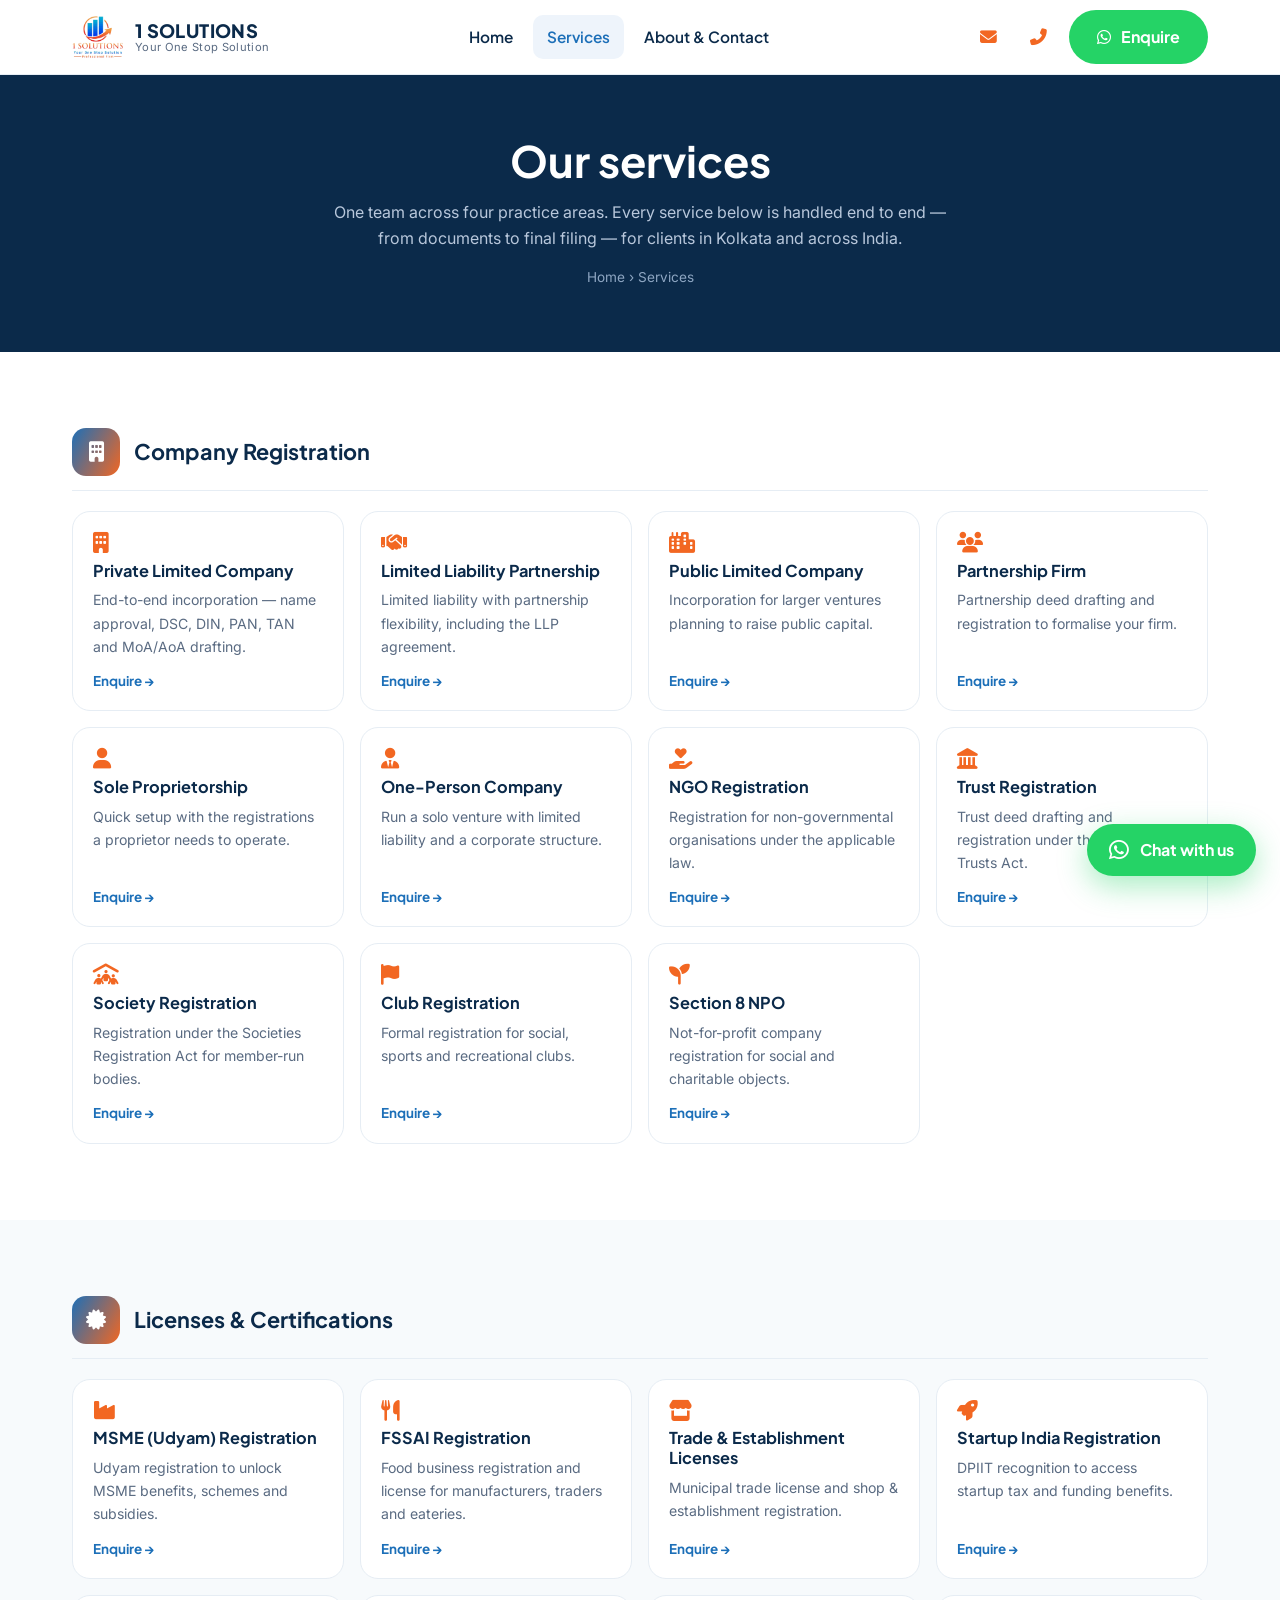
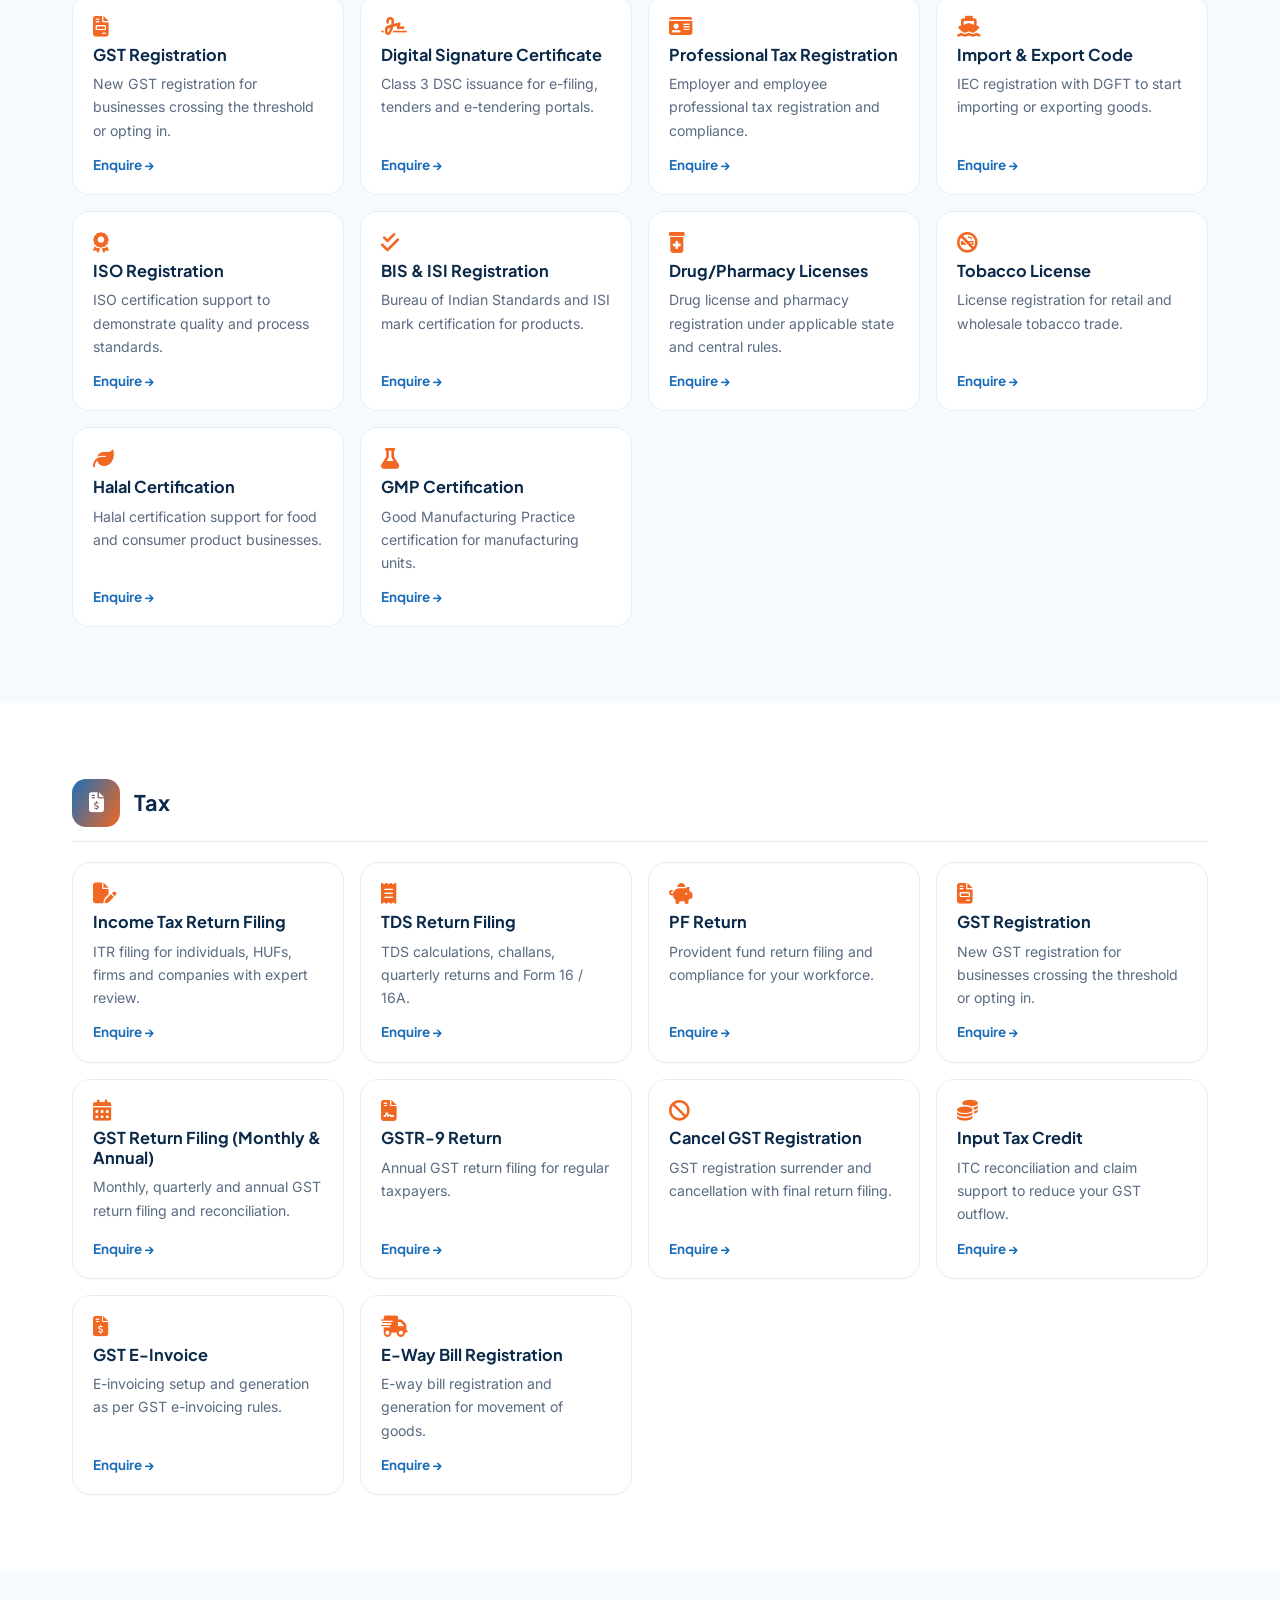
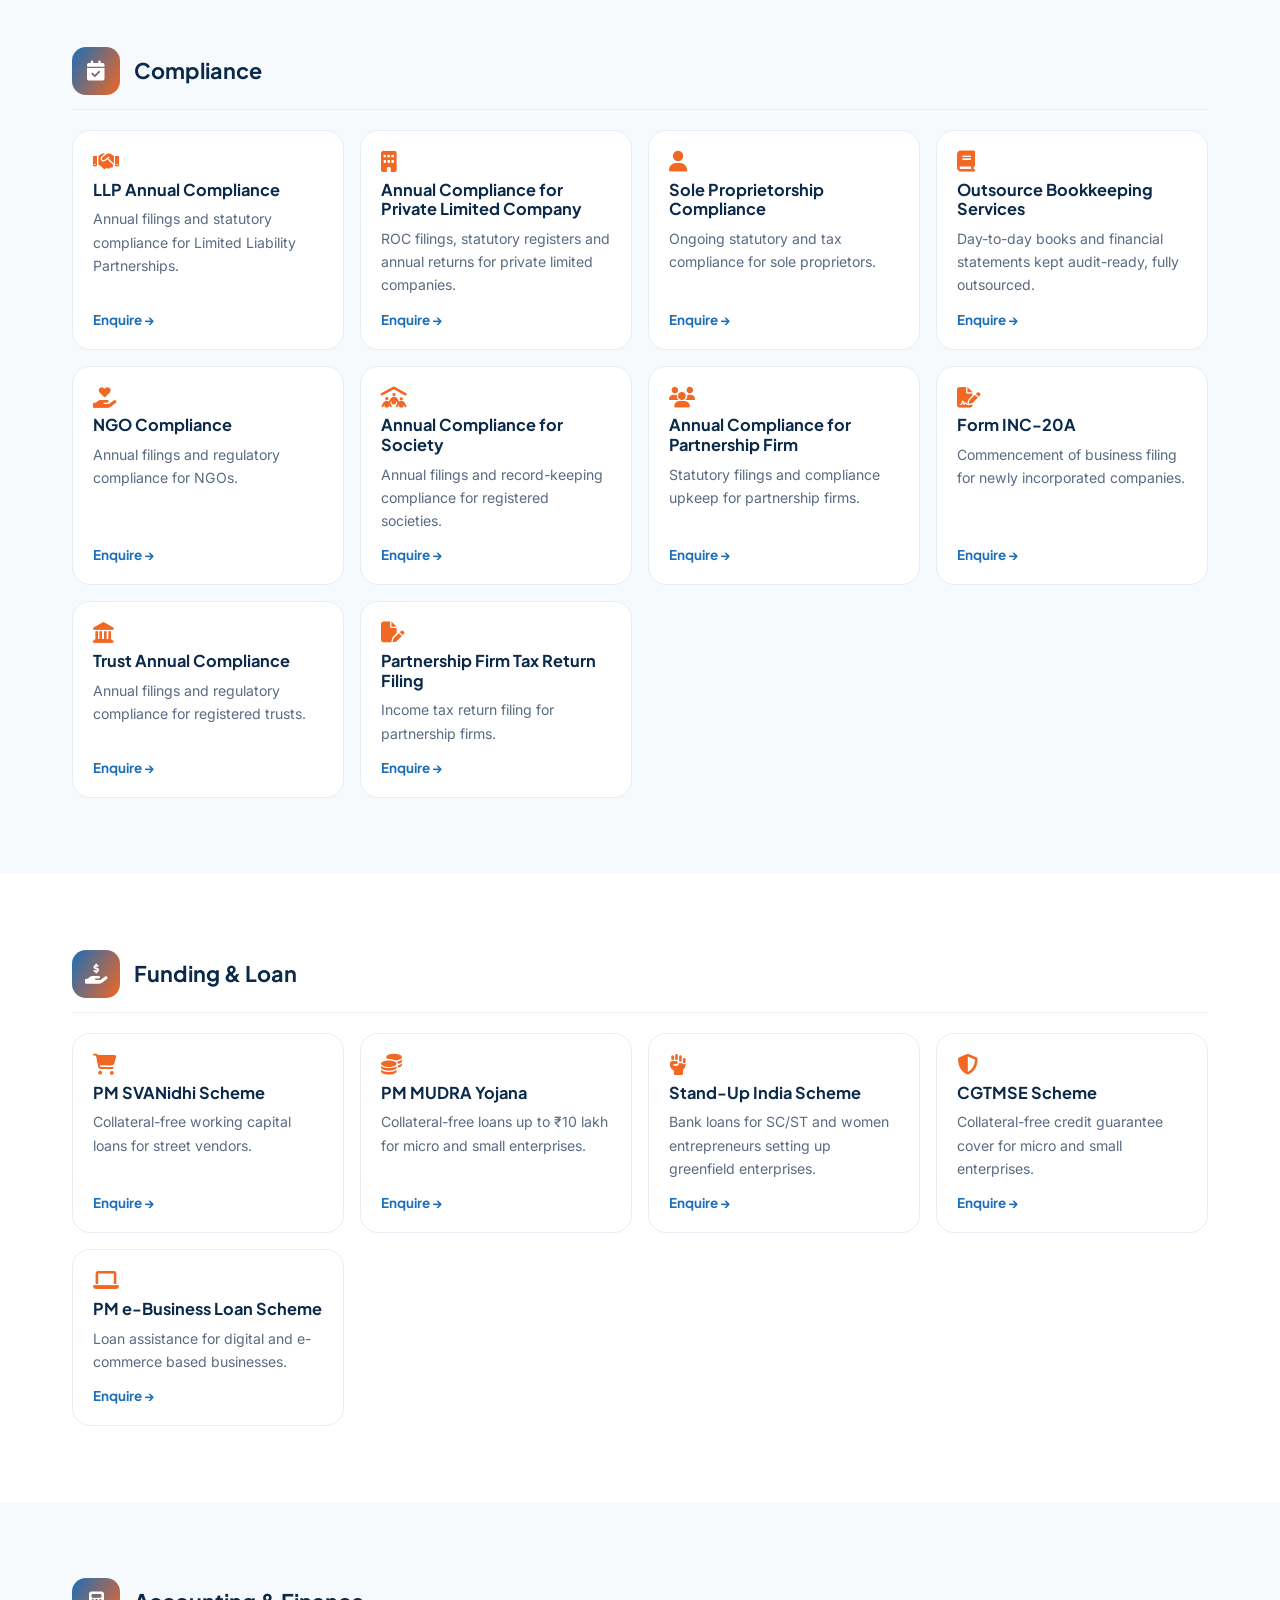
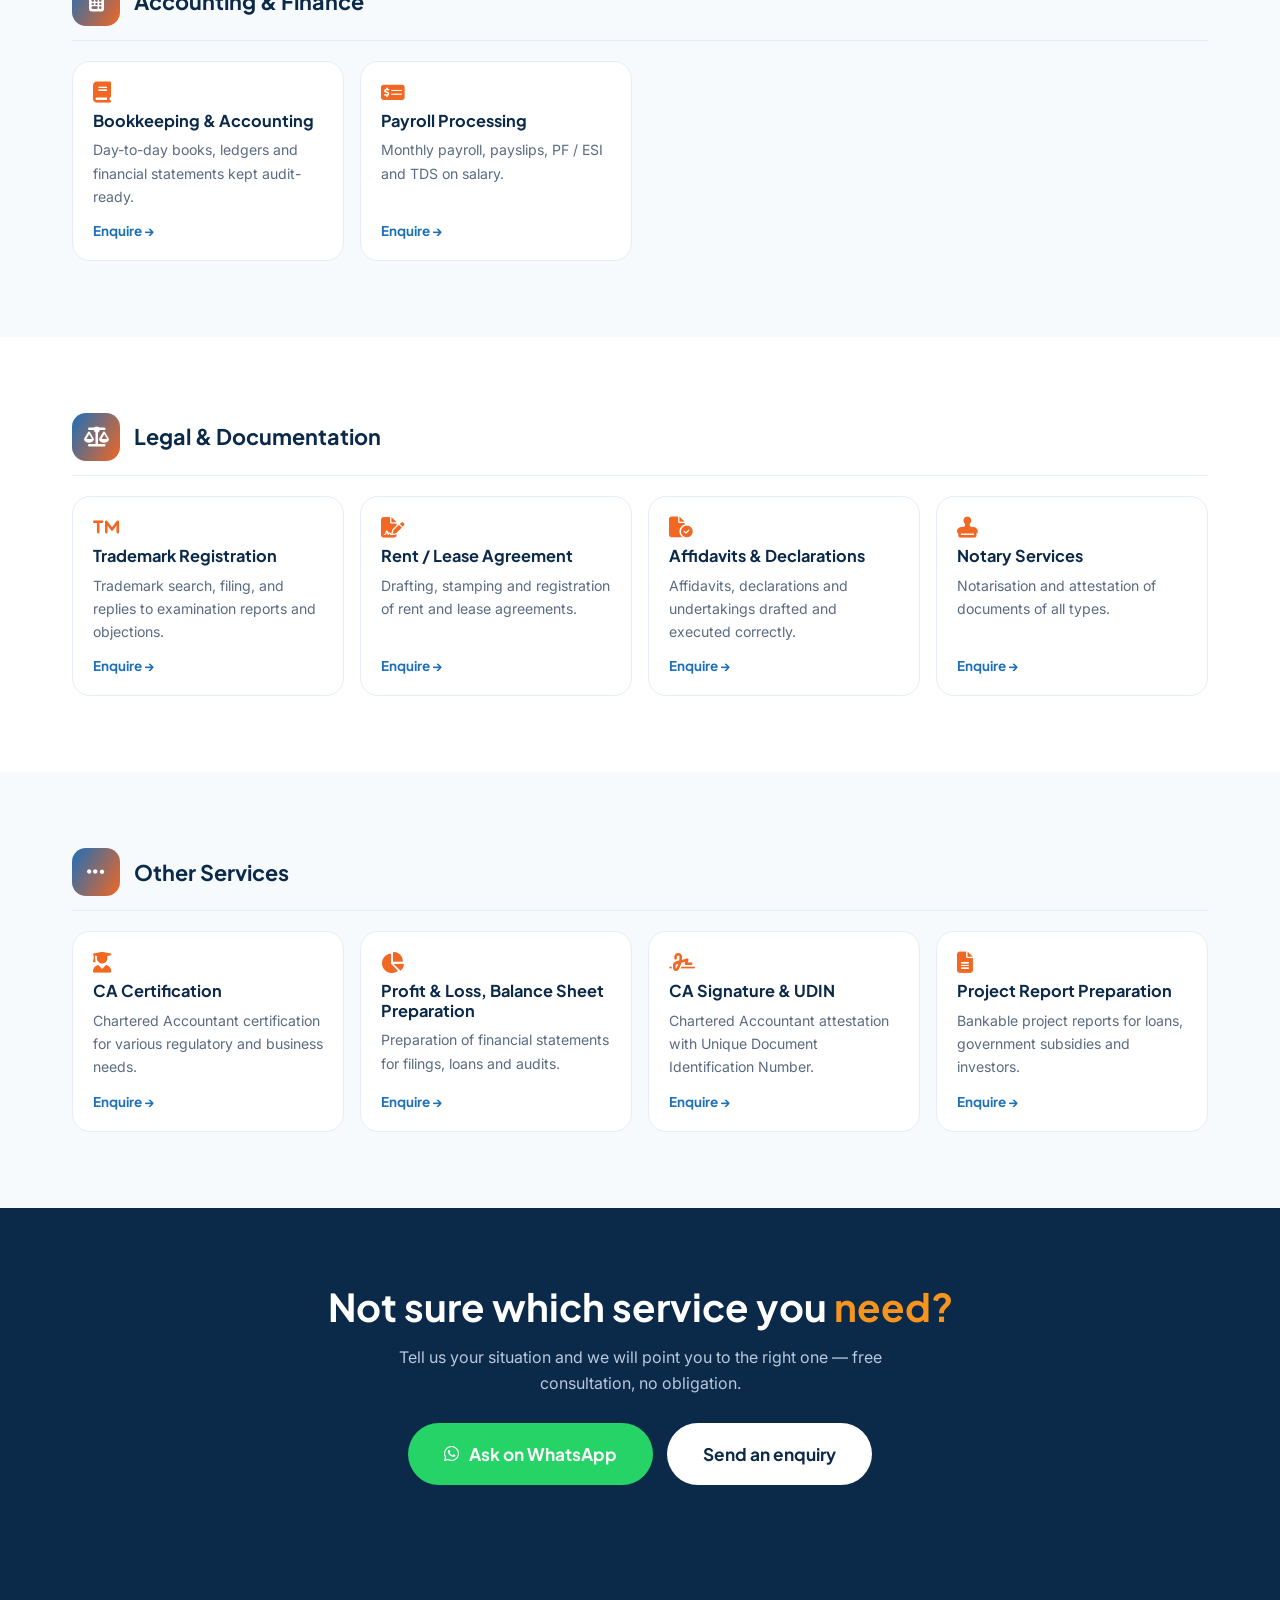
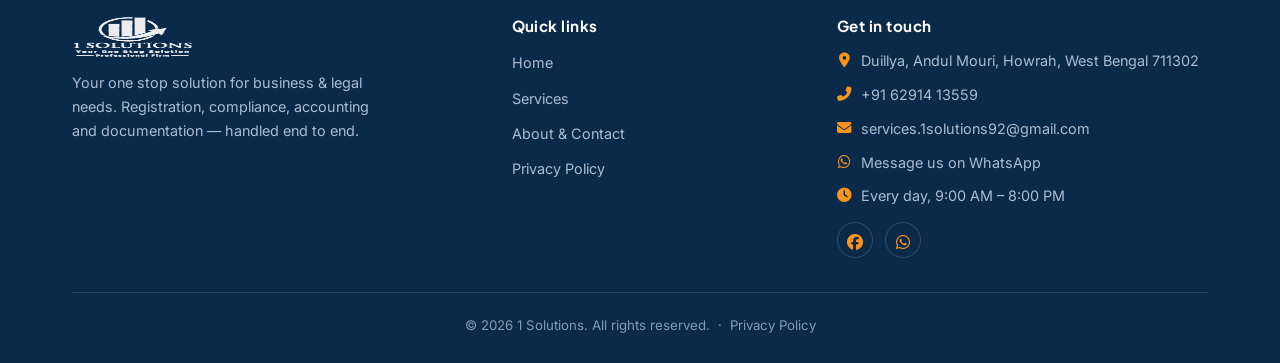
<file: services.html>
<!DOCTYPE html>
<html lang="en">
<head>
  <meta charset="UTF-8" />
  <meta name="viewport" content="width=device-width, initial-scale=1.0" />
  <title>Services | 1 Solutions — Registration, Tax, Accounting &amp; Legal in Kolkata</title>
  <meta name="description" content="The full 1 Solutions service list: company &amp; LLP registration, GST, ITR, TDS, ROC compliance, bookkeeping, payroll, trademark, rent agreements, deeds, affidavits and notary — for clients across India." />
  <link rel="canonical" href="https://1solutions.space/services.html" />

  <meta property="og:type" content="website" />
  <meta property="og:title" content="Services | 1 Solutions" />
  <meta property="og:description" content="Business registration, tax &amp; compliance, accounting and legal documentation — the full list, handled end to end." />
  <meta property="og:url" content="https://1solutions.space/services.html" />
  <meta property="og:image" content="https://1solutions.space/images/og.jpg" />
  <meta name="twitter:card" content="summary_large_image" />

  <link rel="icon" href="images/favicon.svg" type="image/svg+xml" />
  <link rel="icon" href="images/favicon-32.png" sizes="32x32" type="image/png" />
  <link rel="apple-touch-icon" href="images/favicon.png" />

  <link rel="preconnect" href="https://fonts.googleapis.com" />
  <link rel="preconnect" href="https://fonts.gstatic.com" crossorigin />
  <link href="https://fonts.googleapis.com/css2?family=Inter:wght@400;500;600&family=Plus+Jakarta+Sans:wght@600;700;800&display=swap" rel="stylesheet" />
  <link rel="stylesheet" href="https://cdnjs.cloudflare.com/ajax/libs/font-awesome/6.5.1/css/all.min.css" />
  <link rel="stylesheet" href="css/styles.css?v=3" />

  <!-- Google Analytics 4 — paste snippet here when ready -->

  <script type="application/ld+json">
  {
    "@context": "https://schema.org",
    "@type": "ProfessionalService",
    "name": "1 Solutions",
    "description": "One stop solution for business and legal needs — business registration, tax and compliance, accounting and legal documentation services.",
    "url": "https://1solutions.space/",
    "image": "https://1solutions.space/images/og.jpg",
    "telephone": "+91-6291413559",
    "email": "services.1solutions92@gmail.com",
    "priceRange": "$$",
    "address": {
      "@type": "PostalAddress",
      "streetAddress": "Duillya, Andul Mouri",
      "addressLocality": "Howrah",
      "addressRegion": "West Bengal",
      "postalCode": "711302",
      "addressCountry": "IN"
    },
    "areaServed": "IN",
    "openingHours": "Mo-Su 09:00-20:00",
    "founder": {
      "@type": "Person",
      "name": "Kunal Dutta",
      "honorificSuffix": "CPA"
    },
    "sameAs": [
      "https://www.facebook.com/kunala.datta.648885",
      "https://chat.whatsapp.com/DDogSqA76Gr1lregvBHWiu"
    ]
  }
  </script>
</head>
<body>

<!-- ===== HEADER ===== -->
<header class="site-header">
  <div class="container header-inner">
    <a href="index.html" class="brand" aria-label="1 Solutions home">
      <img src="images/logo-cleaned.png" alt="1 Solutions logo" width="120" height="99" />
      <span class="brand-text">
        <span class="brand-name">1 SOLUTIONS</span>
        <span class="brand-tag">Your One Stop Solution</span>
      </span>
    </a>
    <nav class="nav" id="primary-nav" aria-label="Primary">
      <a href="index.html">Home</a>
      <a href="services.html" class="is-active">Services</a>
      <a href="about-contact.html">About &amp; Contact</a>
    </nav>
    <div class="header-cta">
      <a href="mailto:services.1solutions92@gmail.com" class="header-email" aria-label="Email us" title="services.1solutions92@gmail.com"><i class="fas fa-envelope"></i></a>
      <a href="tel:+916291413559" class="header-phone" aria-label="Call us" title="+91 62914 13559"><i class="fas fa-phone-alt"></i></a>
      <a href="https://wa.me/916291413559" target="_blank" rel="noopener" class="btn btn--wa"><i class="fab fa-whatsapp"></i> Enquire</a>
      <button class="nav-toggle" aria-label="Open menu" aria-controls="primary-nav" aria-expanded="false"><i class="fas fa-bars"></i></button>
    </div>
  </div>
</header>

<!-- ===== PAGE HERO ===== -->
<section class="page-hero">
  <div class="container">
    <h1>Our services</h1>
    <p>One team across four practice areas. Every service below is handled end to end — from documents to final filing — for clients in Kolkata and across India.</p>
    <div class="breadcrumb"><a href="index.html">Home</a> &rsaquo; Services</div>
  </div>
</section>

<!-- ===== COMPANY REGISTRATION ===== -->
<section class="section section--white" id="company-registration">
  <div class="container">
    <div class="cat-head">
      <span class="cat-icon"><i class="fas fa-building"></i></span>
      <h3>Company Registration</h3>
    </div>
    <div class="svc-grid">
      <a class="svc-card" href="about-contact.html?service=Private%20Limited%20Company%20Registration"><i class="fas fa-building"></i><h4>Private Limited Company</h4><p>End-to-end incorporation — name approval, DSC, DIN, PAN, TAN and MoA/AoA drafting.</p><span class="svc-link">Enquire →</span></a>
      <a class="svc-card" href="about-contact.html?service=Limited%20Liability%20Partnership%20Registration"><i class="fas fa-handshake"></i><h4>Limited Liability Partnership</h4><p>Limited liability with partnership flexibility, including the LLP agreement.</p><span class="svc-link">Enquire →</span></a>
      <a class="svc-card" href="about-contact.html?service=Public%20Limited%20Company%20Registration"><i class="fas fa-city"></i><h4>Public Limited Company</h4><p>Incorporation for larger ventures planning to raise public capital.</p><span class="svc-link">Enquire →</span></a>
      <a class="svc-card" href="about-contact.html?service=Partnership%20Firm%20Registration"><i class="fas fa-users"></i><h4>Partnership Firm</h4><p>Partnership deed drafting and registration to formalise your firm.</p><span class="svc-link">Enquire →</span></a>
      <a class="svc-card" href="about-contact.html?service=Sole%20Proprietorship%20Registration"><i class="fas fa-user"></i><h4>Sole Proprietorship</h4><p>Quick setup with the registrations a proprietor needs to operate.</p><span class="svc-link">Enquire →</span></a>
      <a class="svc-card" href="about-contact.html?service=One-Person%20Company%20Registration"><i class="fas fa-user-tie"></i><h4>One-Person Company</h4><p>Run a solo venture with limited liability and a corporate structure.</p><span class="svc-link">Enquire →</span></a>
      <a class="svc-card" href="about-contact.html?service=NGO%20Registration"><i class="fas fa-hand-holding-heart"></i><h4>NGO Registration</h4><p>Registration for non-governmental organisations under the applicable law.</p><span class="svc-link">Enquire →</span></a>
      <a class="svc-card" href="about-contact.html?service=Trust%20Registration"><i class="fas fa-landmark"></i><h4>Trust Registration</h4><p>Trust deed drafting and registration under the applicable Trusts Act.</p><span class="svc-link">Enquire →</span></a>
      <a class="svc-card" href="about-contact.html?service=Society%20Registration"><i class="fas fa-people-roof"></i><h4>Society Registration</h4><p>Registration under the Societies Registration Act for member-run bodies.</p><span class="svc-link">Enquire →</span></a>
      <a class="svc-card" href="about-contact.html?service=Club%20Registration"><i class="fas fa-flag"></i><h4>Club Registration</h4><p>Formal registration for social, sports and recreational clubs.</p><span class="svc-link">Enquire →</span></a>
      <a class="svc-card" href="about-contact.html?service=Section%208%20NPO%20Registration"><i class="fas fa-seedling"></i><h4>Section 8 NPO</h4><p>Not-for-profit company registration for social and charitable objects.</p><span class="svc-link">Enquire →</span></a>
    </div>
  </div>
</section>

<!-- ===== LICENSES & CERTIFICATIONS ===== -->
<section class="section section--tint" id="licenses-certifications">
  <div class="container">
    <div class="cat-head">
      <span class="cat-icon"><i class="fas fa-certificate"></i></span>
      <h3>Licenses &amp; Certifications</h3>
    </div>
    <div class="svc-grid">
      <a class="svc-card" href="about-contact.html?service=MSME%20(Udyam)%20Registration"><i class="fas fa-industry"></i><h4>MSME (Udyam) Registration</h4><p>Udyam registration to unlock MSME benefits, schemes and subsidies.</p><span class="svc-link">Enquire →</span></a>
      <a class="svc-card" href="about-contact.html?service=FSSAI%20Registration"><i class="fas fa-utensils"></i><h4>FSSAI Registration</h4><p>Food business registration and license for manufacturers, traders and eateries.</p><span class="svc-link">Enquire →</span></a>
      <a class="svc-card" href="about-contact.html?service=Trade%20%26%20Establishment%20Licenses"><i class="fas fa-store"></i><h4>Trade &amp; Establishment Licenses</h4><p>Municipal trade license and shop &amp; establishment registration.</p><span class="svc-link">Enquire →</span></a>
      <a class="svc-card" href="about-contact.html?service=Startup%20India%20Registration"><i class="fas fa-rocket"></i><h4>Startup India Registration</h4><p>DPIIT recognition to access startup tax and funding benefits.</p><span class="svc-link">Enquire →</span></a>
      <a class="svc-card" href="about-contact.html?service=GST%20Registration"><i class="fas fa-file-invoice"></i><h4>GST Registration</h4><p>New GST registration for businesses crossing the threshold or opting in.</p><span class="svc-link">Enquire →</span></a>
      <a class="svc-card" href="about-contact.html?service=Digital%20Signature%20Certificate"><i class="fas fa-signature"></i><h4>Digital Signature Certificate</h4><p>Class 3 DSC issuance for e-filing, tenders and e-tendering portals.</p><span class="svc-link">Enquire →</span></a>
      <a class="svc-card" href="about-contact.html?service=Professional%20Tax%20Registration"><i class="fas fa-id-card"></i><h4>Professional Tax Registration</h4><p>Employer and employee professional tax registration and compliance.</p><span class="svc-link">Enquire →</span></a>
      <a class="svc-card" href="about-contact.html?service=Import%20%26%20Export%20Code%20Registration"><i class="fas fa-ship"></i><h4>Import &amp; Export Code</h4><p>IEC registration with DGFT to start importing or exporting goods.</p><span class="svc-link">Enquire →</span></a>
      <a class="svc-card" href="about-contact.html?service=ISO%20Registration"><i class="fas fa-award"></i><h4>ISO Registration</h4><p>ISO certification support to demonstrate quality and process standards.</p><span class="svc-link">Enquire →</span></a>
      <a class="svc-card" href="about-contact.html?service=BIS%20%26%20ISI%20Registration"><i class="fas fa-check-double"></i><h4>BIS &amp; ISI Registration</h4><p>Bureau of Indian Standards and ISI mark certification for products.</p><span class="svc-link">Enquire →</span></a>
      <a class="svc-card" href="about-contact.html?service=Drug%2FPharmacy%20Licenses"><i class="fas fa-prescription-bottle-medical"></i><h4>Drug/Pharmacy Licenses</h4><p>Drug license and pharmacy registration under applicable state and central rules.</p><span class="svc-link">Enquire →</span></a>
      <a class="svc-card" href="about-contact.html?service=Tobacco%20License%20Registration"><i class="fas fa-ban-smoking"></i><h4>Tobacco License</h4><p>License registration for retail and wholesale tobacco trade.</p><span class="svc-link">Enquire →</span></a>
      <a class="svc-card" href="about-contact.html?service=Halal%20Certification"><i class="fas fa-leaf"></i><h4>Halal Certification</h4><p>Halal certification support for food and consumer product businesses.</p><span class="svc-link">Enquire →</span></a>
      <a class="svc-card" href="about-contact.html?service=GMP%20Certification"><i class="fas fa-flask"></i><h4>GMP Certification</h4><p>Good Manufacturing Practice certification for manufacturing units.</p><span class="svc-link">Enquire →</span></a>
    </div>
  </div>
</section>

<!-- ===== TAX ===== -->
<section class="section section--white" id="tax">
  <div class="container">
    <div class="cat-head">
      <span class="cat-icon"><i class="fas fa-file-invoice-dollar"></i></span>
      <h3>Tax</h3>
    </div>
    <div class="svc-grid">
      <a class="svc-card" href="about-contact.html?service=Income%20Tax%20Return%20Filing"><i class="fas fa-file-pen"></i><h4>Income Tax Return Filing</h4><p>ITR filing for individuals, HUFs, firms and companies with expert review.</p><span class="svc-link">Enquire →</span></a>
      <a class="svc-card" href="about-contact.html?service=TDS%20Return%20Filing"><i class="fas fa-receipt"></i><h4>TDS Return Filing</h4><p>TDS calculations, challans, quarterly returns and Form 16 / 16A.</p><span class="svc-link">Enquire →</span></a>
      <a class="svc-card" href="about-contact.html?service=PF%20Return"><i class="fas fa-piggy-bank"></i><h4>PF Return</h4><p>Provident fund return filing and compliance for your workforce.</p><span class="svc-link">Enquire →</span></a>
      <a class="svc-card" href="about-contact.html?service=GST%20Registration"><i class="fas fa-file-invoice"></i><h4>GST Registration</h4><p>New GST registration for businesses crossing the threshold or opting in.</p><span class="svc-link">Enquire →</span></a>
      <a class="svc-card" href="about-contact.html?service=GST%20Return%20Filing%20(Monthly%20%26%20Annual)"><i class="fas fa-calendar-days"></i><h4>GST Return Filing (Monthly &amp; Annual)</h4><p>Monthly, quarterly and annual GST return filing and reconciliation.</p><span class="svc-link">Enquire →</span></a>
      <a class="svc-card" href="about-contact.html?service=GSTR-9%20Return"><i class="fas fa-file-contract"></i><h4>GSTR-9 Return</h4><p>Annual GST return filing for regular taxpayers.</p><span class="svc-link">Enquire →</span></a>
      <a class="svc-card" href="about-contact.html?service=Cancel%20GST%20Registration"><i class="fas fa-ban"></i><h4>Cancel GST Registration</h4><p>GST registration surrender and cancellation with final return filing.</p><span class="svc-link">Enquire →</span></a>
      <a class="svc-card" href="about-contact.html?service=Input%20Tax%20Credit"><i class="fas fa-coins"></i><h4>Input Tax Credit</h4><p>ITC reconciliation and claim support to reduce your GST outflow.</p><span class="svc-link">Enquire →</span></a>
      <a class="svc-card" href="about-contact.html?service=GST%20E-Invoice"><i class="fas fa-file-invoice-dollar"></i><h4>GST E-Invoice</h4><p>E-invoicing setup and generation as per GST e-invoicing rules.</p><span class="svc-link">Enquire →</span></a>
      <a class="svc-card" href="about-contact.html?service=E-Way%20Bill%20Registration"><i class="fas fa-truck-fast"></i><h4>E-Way Bill Registration</h4><p>E-way bill registration and generation for movement of goods.</p><span class="svc-link">Enquire →</span></a>
    </div>
  </div>
</section>

<!-- ===== COMPLIANCE ===== -->
<section class="section section--tint" id="compliance">
  <div class="container">
    <div class="cat-head">
      <span class="cat-icon"><i class="fas fa-calendar-check"></i></span>
      <h3>Compliance</h3>
    </div>
    <div class="svc-grid">
      <a class="svc-card" href="about-contact.html?service=LLP%20Annual%20Compliance"><i class="fas fa-handshake"></i><h4>LLP Annual Compliance</h4><p>Annual filings and statutory compliance for Limited Liability Partnerships.</p><span class="svc-link">Enquire →</span></a>
      <a class="svc-card" href="about-contact.html?service=Annual%20Compliance%20for%20Private%20Limited%20Company"><i class="fas fa-building"></i><h4>Annual Compliance for Private Limited Company</h4><p>ROC filings, statutory registers and annual returns for private limited companies.</p><span class="svc-link">Enquire →</span></a>
      <a class="svc-card" href="about-contact.html?service=Sole%20Proprietorship%20Compliance"><i class="fas fa-user"></i><h4>Sole Proprietorship Compliance</h4><p>Ongoing statutory and tax compliance for sole proprietors.</p><span class="svc-link">Enquire →</span></a>
      <a class="svc-card" href="about-contact.html?service=Outsource%20Bookkeeping%20Services"><i class="fas fa-book"></i><h4>Outsource Bookkeeping Services</h4><p>Day-to-day books and financial statements kept audit-ready, fully outsourced.</p><span class="svc-link">Enquire →</span></a>
      <a class="svc-card" href="about-contact.html?service=NGO%20Compliance"><i class="fas fa-hand-holding-heart"></i><h4>NGO Compliance</h4><p>Annual filings and regulatory compliance for NGOs.</p><span class="svc-link">Enquire →</span></a>
      <a class="svc-card" href="about-contact.html?service=Annual%20Compliance%20for%20Society"><i class="fas fa-people-roof"></i><h4>Annual Compliance for Society</h4><p>Annual filings and record-keeping compliance for registered societies.</p><span class="svc-link">Enquire →</span></a>
      <a class="svc-card" href="about-contact.html?service=Annual%20Compliance%20for%20Partnership%20Firm"><i class="fas fa-users"></i><h4>Annual Compliance for Partnership Firm</h4><p>Statutory filings and compliance upkeep for partnership firms.</p><span class="svc-link">Enquire →</span></a>
      <a class="svc-card" href="about-contact.html?service=Form%20INC-20A"><i class="fas fa-file-signature"></i><h4>Form INC-20A</h4><p>Commencement of business filing for newly incorporated companies.</p><span class="svc-link">Enquire →</span></a>
      <a class="svc-card" href="about-contact.html?service=Trust%20Annual%20Compliance"><i class="fas fa-landmark"></i><h4>Trust Annual Compliance</h4><p>Annual filings and regulatory compliance for registered trusts.</p><span class="svc-link">Enquire →</span></a>
      <a class="svc-card" href="about-contact.html?service=Partnership%20Firm%20Tax%20Return%20Filing"><i class="fas fa-file-pen"></i><h4>Partnership Firm Tax Return Filing</h4><p>Income tax return filing for partnership firms.</p><span class="svc-link">Enquire →</span></a>
    </div>
  </div>
</section>

<!-- ===== FUNDING & LOAN ===== -->
<section class="section section--white" id="funding-loan">
  <div class="container">
    <div class="cat-head">
      <span class="cat-icon"><i class="fas fa-hand-holding-dollar"></i></span>
      <h3>Funding &amp; Loan</h3>
    </div>
    <div class="svc-grid">
      <a class="svc-card" href="about-contact.html?service=PM%20SVANidhi%20Scheme"><i class="fas fa-cart-shopping"></i><h4>PM SVANidhi Scheme</h4><p>Collateral-free working capital loans for street vendors.</p><span class="svc-link">Enquire →</span></a>
      <a class="svc-card" href="about-contact.html?service=PM%20MUDRA%20Yojana"><i class="fas fa-coins"></i><h4>PM MUDRA Yojana</h4><p>Collateral-free loans up to ₹10 lakh for micro and small enterprises.</p><span class="svc-link">Enquire →</span></a>
      <a class="svc-card" href="about-contact.html?service=Stand-Up%20India%20Scheme"><i class="fas fa-hand-fist"></i><h4>Stand-Up India Scheme</h4><p>Bank loans for SC/ST and women entrepreneurs setting up greenfield enterprises.</p><span class="svc-link">Enquire →</span></a>
      <a class="svc-card" href="about-contact.html?service=CGTMSE%20Scheme"><i class="fas fa-shield-halved"></i><h4>CGTMSE Scheme</h4><p>Collateral-free credit guarantee cover for micro and small enterprises.</p><span class="svc-link">Enquire →</span></a>
      <a class="svc-card" href="about-contact.html?service=PM%20e-Business%20Loan%20Scheme"><i class="fas fa-laptop"></i><h4>PM e-Business Loan Scheme</h4><p>Loan assistance for digital and e-commerce based businesses.</p><span class="svc-link">Enquire →</span></a>
    </div>
  </div>
</section>

<!-- ===== ACCOUNTING & FINANCE ===== -->
<section class="section section--tint" id="accounting-finance">
  <div class="container">
    <div class="cat-head">
      <span class="cat-icon"><i class="fas fa-calculator"></i></span>
      <h3>Accounting &amp; Finance</h3>
    </div>
    <div class="svc-grid">
      <a class="svc-card" href="about-contact.html?service=Bookkeeping%20%26%20Accounting"><i class="fas fa-book"></i><h4>Bookkeeping &amp; Accounting</h4><p>Day-to-day books, ledgers and financial statements kept audit-ready.</p><span class="svc-link">Enquire →</span></a>
      <a class="svc-card" href="about-contact.html?service=Payroll%20Processing"><i class="fas fa-money-check-dollar"></i><h4>Payroll Processing</h4><p>Monthly payroll, payslips, PF / ESI and TDS on salary.</p><span class="svc-link">Enquire →</span></a>
    </div>
  </div>
</section>

<!-- ===== LEGAL & DOCUMENTATION ===== -->
<section class="section section--white" id="legal-documentation">
  <div class="container">
    <div class="cat-head">
      <span class="cat-icon"><i class="fas fa-scale-balanced"></i></span>
      <h3>Legal &amp; Documentation</h3>
    </div>
    <div class="svc-grid">
      <a class="svc-card" href="about-contact.html?service=Trademark%20Registration"><i class="fas fa-trademark"></i><h4>Trademark Registration</h4><p>Trademark search, filing, and replies to examination reports and objections.</p><span class="svc-link">Enquire →</span></a>
      <a class="svc-card" href="about-contact.html?service=Rent%20%2F%20Lease%20Agreement"><i class="fas fa-file-signature"></i><h4>Rent / Lease Agreement</h4><p>Drafting, stamping and registration of rent and lease agreements.</p><span class="svc-link">Enquire →</span></a>
      <a class="svc-card" href="about-contact.html?service=Affidavits%20%26%20Declarations"><i class="fas fa-file-circle-check"></i><h4>Affidavits &amp; Declarations</h4><p>Affidavits, declarations and undertakings drafted and executed correctly.</p><span class="svc-link">Enquire →</span></a>
      <a class="svc-card" href="about-contact.html?service=Notary%20Services"><i class="fas fa-stamp"></i><h4>Notary Services</h4><p>Notarisation and attestation of documents of all types.</p><span class="svc-link">Enquire →</span></a>
    </div>
  </div>
</section>

<!-- ===== OTHER SERVICES ===== -->
<section class="section section--tint" id="other-services">
  <div class="container">
    <div class="cat-head">
      <span class="cat-icon"><i class="fas fa-ellipsis"></i></span>
      <h3>Other Services</h3>
    </div>
    <div class="svc-grid">
      <a class="svc-card" href="about-contact.html?service=CA%20Certification"><i class="fas fa-user-graduate"></i><h4>CA Certification</h4><p>Chartered Accountant certification for various regulatory and business needs.</p><span class="svc-link">Enquire →</span></a>
      <a class="svc-card" href="about-contact.html?service=Profit%20%26%20Loss%2C%20Balance%20Sheet%20Preparation"><i class="fas fa-chart-pie"></i><h4>Profit &amp; Loss, Balance Sheet Preparation</h4><p>Preparation of financial statements for filings, loans and audits.</p><span class="svc-link">Enquire →</span></a>
      <a class="svc-card" href="about-contact.html?service=CA%20Signature%20%26%20UDIN"><i class="fas fa-signature"></i><h4>CA Signature &amp; UDIN</h4><p>Chartered Accountant attestation with Unique Document Identification Number.</p><span class="svc-link">Enquire →</span></a>
      <a class="svc-card" href="about-contact.html?service=Project%20Report%20Preparation"><i class="fas fa-file-lines"></i><h4>Project Report Preparation</h4><p>Bankable project reports for loans, government subsidies and investors.</p><span class="svc-link">Enquire →</span></a>
    </div>
  </div>
</section>

<!-- ===== CTA BAND ===== -->
<section class="section section--navy cta-band">
  <div class="container">
    <h2>Not sure which service you <span>need?</span></h2>
    <p>Tell us your situation and we will point you to the right one — free consultation, no obligation.</p>
    <div class="cta-actions">
      <a href="https://wa.me/916291413559" target="_blank" rel="noopener" class="btn btn--wa btn--lg"><i class="fab fa-whatsapp"></i> Ask on WhatsApp</a>
      <a href="about-contact.html" class="btn btn--light btn--lg">Send an enquiry</a>
    </div>
  </div>
</section>

<!-- ===== FOOTER ===== -->
<footer class="site-footer">
  <div class="container">
    <div class="footer-grid">
      <div class="footer-brand">
        <img src="images/logo-cleaned.png" alt="1 Solutions" width="120" height="99" />
        <p>Your one stop solution for business &amp; legal needs. Registration, compliance, accounting and documentation — handled end to end.</p>
      </div>
      <div class="footer-col">
        <h4>Quick links</h4>
        <ul>
          <li><a href="index.html">Home</a></li>
          <li><a href="services.html">Services</a></li>
          <li><a href="about-contact.html">About &amp; Contact</a></li>
          <li><a href="privacy.html">Privacy Policy</a></li>
        </ul>
      </div>
      <div class="footer-col footer-contact">
        <h4>Get in touch</h4>
        <p><i class="fas fa-location-dot"></i> <span>Duillya, Andul Mouri, Howrah, West Bengal 711302</span></p>
        <p><i class="fas fa-phone-alt"></i> <a href="tel:+916291413559">+91 62914 13559</a></p>
        <p><i class="fas fa-envelope"></i> <a href="mailto:services.1solutions92@gmail.com">services.1solutions92@gmail.com</a></p>
        <p><i class="fab fa-whatsapp"></i> <a href="https://wa.me/916291413559" target="_blank" rel="noopener">Message us on WhatsApp</a></p>
        <p><i class="fas fa-clock"></i> <span>Every day, 9:00 AM – 8:00 PM</span></p>
        <div class="footer-social">
          <a href="https://www.facebook.com/kunala.datta.648885" target="_blank" rel="noopener" aria-label="Facebook"><i class="fab fa-facebook"></i></a>
          <a href="https://chat.whatsapp.com/DDogSqA76Gr1lregvBHWiu" target="_blank" rel="noopener" aria-label="WhatsApp Community"><i class="fab fa-whatsapp"></i></a>
        </div>
      </div>
    </div>
    <div class="footer-bottom">
      &copy; <span id="year">2026</span> 1 Solutions. All rights reserved. &nbsp;·&nbsp; <a href="privacy.html">Privacy Policy</a>
    </div>
  </div>
</footer>

<a href="https://wa.me/916291413559" target="_blank" rel="noopener" class="wa-float" aria-label="Chat with us on WhatsApp">
  <i class="fab fa-whatsapp"></i><span>Chat with us</span>
</a>

<script src="js/main.js?v=2"></script>
</body>
</html>
</file>
<file: css/styles.css>
/* ============================================================
   1 Solutions — shared stylesheet
   Palette tokens, layout, components. No build step.
   ============================================================ */

:root {
  --navy: #0b2a4a;
  --navy-800: #0f335a;
  --navy-700: #14406e;
  --blue: #1c6fb8;
  --blue-600: #1a63a4;
  --orange: #f26722;
  --orange-light: #f7941d;
  --bg: #f7fafc;
  --surface: #ffffff;
  --line: #e6edf4;
  --text: #0b2a4a;
  --muted: #5a6b82;
  --wa-green: #25d366;
  --wa-green-dark: #1da851;

  --radius-sm: 12px;
  --radius: 18px;
  --radius-lg: 28px;
  --shadow-sm: 0 4px 14px rgba(11, 42, 74, 0.06);
  --shadow: 0 14px 38px rgba(11, 42, 74, 0.10);
  --shadow-lg: 0 28px 60px rgba(11, 42, 74, 0.18);

  --gradient: linear-gradient(120deg, var(--blue) 0%, var(--orange) 100%);
  --container: 1180px;
  --font-head: "Plus Jakarta Sans", system-ui, -apple-system, "Segoe UI", Roboto, sans-serif;
  --font-body: "Inter", system-ui, -apple-system, "Segoe UI", Roboto, sans-serif;
}

/* ===== RESET ===== */
*, *::before, *::after { margin: 0; padding: 0; box-sizing: border-box; }

html { scroll-behavior: smooth; -webkit-text-size-adjust: 100%; }

body {
  font-family: var(--font-body);
  background: var(--bg);
  color: var(--text);
  line-height: 1.65;
  font-size: 1rem;
  -webkit-font-smoothing: antialiased;
}

img { max-width: 100%; display: block; }
a { color: inherit; text-decoration: none; }
ul { list-style: none; }

h1, h2, h3, h4 { font-family: var(--font-head); line-height: 1.2; color: var(--navy); font-weight: 700; }

.container { max-width: var(--container); margin: 0 auto; padding: 0 22px; }

.section { padding: 76px 0; }
.section--tint { background: var(--bg); }
.section--white { background: var(--surface); }
.section--navy { background: var(--navy); color: #dbe6f2; }
.section--navy h2, .section--navy h3 { color: #fff; }

.eyebrow {
  font-family: var(--font-head);
  font-weight: 700;
  font-size: 0.78rem;
  letter-spacing: 0.16em;
  text-transform: uppercase;
  color: var(--blue);
  display: inline-block;
  margin-bottom: 12px;
}
.section--navy .eyebrow { color: var(--orange-light); }

.section-head { text-align: center; max-width: 720px; margin: 0 auto 46px; }
.section-head h2 { font-size: clamp(1.8rem, 3.5vw, 2.5rem); }
.section-head p { color: var(--muted); margin-top: 14px; font-size: 1.05rem; }
.section--navy .section-head p { color: #b8c7db; }

.text-gradient {
  background: var(--gradient);
  -webkit-background-clip: text;
  background-clip: text;
  color: transparent;
}

/* ===== BUTTONS ===== */
.btn {
  display: inline-flex;
  align-items: center;
  justify-content: center;
  gap: 10px;
  font-family: var(--font-head);
  font-weight: 700;
  font-size: 1rem;
  padding: 14px 28px;
  border-radius: 999px;
  border: none;
  cursor: pointer;
  transition: transform 0.18s ease, box-shadow 0.18s ease, background 0.18s ease;
  white-space: nowrap;
}
.btn--primary { background: var(--gradient); color: #fff; box-shadow: 0 12px 26px rgba(242, 103, 34, 0.28); }
.btn--primary:hover { transform: translateY(-2px); box-shadow: 0 18px 34px rgba(242, 103, 34, 0.36); }
.btn--wa { background: var(--wa-green); color: #fff; }
.btn--wa:hover { background: var(--wa-green-dark); transform: translateY(-2px); }
.btn--ghost { background: transparent; color: var(--navy); border: 1.5px solid var(--line); }
.btn--ghost:hover { border-color: var(--blue); color: var(--blue); }
.btn--light { background: #fff; color: var(--navy); }
.btn--light:hover { transform: translateY(-2px); box-shadow: var(--shadow); }
.btn--block { width: 100%; }
.btn--lg { padding: 17px 36px; font-size: 1.08rem; }

/* ===== HEADER ===== */
.site-header {
  position: sticky;
  top: 0;
  z-index: 100;
  background: rgba(255, 255, 255, 0.94);
  backdrop-filter: blur(10px);
  border-bottom: 1px solid var(--line);
}
.header-inner {
  display: flex;
  align-items: center;
  justify-content: space-between;
  gap: 20px;
  height: 74px;
}
.brand { display: flex; align-items: center; gap: 12px; }
.brand img { height: 42px; width: auto; }
.brand-text { display: flex; flex-direction: column; line-height: 1.15; }
.brand-text .brand-name { font-family: var(--font-head); font-weight: 800; font-size: 1.15rem; color: var(--navy); letter-spacing: 0.02em; }
.brand-text .brand-tag { font-size: 0.7rem; color: var(--muted); letter-spacing: 0.03em; }

.nav { display: flex; align-items: center; gap: 6px; }
.nav a {
  font-family: var(--font-head);
  font-weight: 600;
  font-size: 0.96rem;
  color: var(--navy);
  padding: 9px 14px;
  border-radius: 10px;
  transition: color 0.15s, background 0.15s;
}
.nav a:hover, .nav a.is-active { color: var(--blue); background: #eef4fb; }

.header-cta { display: flex; align-items: center; gap: 12px; }
.header-phone, .header-email { display: inline-flex; align-items: center; justify-content: center; width: 38px; height: 38px; border-radius: 50%; color: var(--navy); font-size: 1.05rem; transition: background 0.15s ease; }
.header-phone i, .header-email i { color: var(--orange); }
.header-phone:hover, .header-email:hover { background: #eef4fb; }

.nav-toggle {
  display: none;
  background: none;
  border: none;
  font-size: 1.5rem;
  color: var(--navy);
  cursor: pointer;
  padding: 6px;
}

/* ===== HERO ===== */
.hero {
  position: relative;
  color: #fff;
  background: linear-gradient(180deg, rgba(11, 42, 74, 0.86), rgba(11, 42, 74, 0.92)), url("../images/hero.webp") center/cover no-repeat;
}
.hero-inner {
  display: grid;
  grid-template-columns: 1.05fr 0.95fr;
  gap: 54px;
  align-items: center;
  padding-top: 84px;
  padding-bottom: 88px;
}
.hero-copy .eyebrow { color: var(--orange-light); }
.hero-copy h1 {
  color: #fff;
  font-size: clamp(2.1rem, 4.6vw, 3.15rem);
  font-weight: 800;
  letter-spacing: -0.01em;
}
.hero-copy h1 span { color: var(--orange-light); }
.hero-copy p { margin-top: 18px; font-size: 1.1rem; color: #cddbec; max-width: 520px; }

.hero-points { margin-top: 26px; display: flex; flex-wrap: wrap; gap: 12px 22px; }
.hero-points li { display: flex; align-items: center; gap: 9px; font-size: 0.96rem; color: #dce7f4; font-weight: 500; }
.hero-points i { color: var(--orange-light); }

/* ===== LEAD FORM ===== */
.lead-form {
  background: #fff;
  color: var(--text);
  border-radius: var(--radius-lg);
  padding: 30px 30px 28px;
  box-shadow: var(--shadow-lg);
}
.lead-form h3 { font-size: 1.4rem; }
.lead-form .form-sub { color: var(--muted); font-size: 0.92rem; margin: 6px 0 18px; }
.field { margin-bottom: 13px; }
.field label { display: block; font-family: var(--font-head); font-weight: 600; font-size: 0.85rem; margin-bottom: 6px; color: var(--navy); }
.field input, .field select {
  width: 100%;
  padding: 13px 14px;
  border: 1.5px solid var(--line);
  border-radius: var(--radius-sm);
  font-size: 0.98rem;
  font-family: var(--font-body);
  background: #fbfdff;
  color: var(--text);
  transition: border-color 0.15s, background 0.15s;
}
.field input:focus, .field select:focus { outline: none; border-color: var(--blue); background: #fff; }
.field--invalid input, .field--invalid select { border-color: #e0384e; background: #fff6f7; }
.field-error { display: none; color: #d02b40; font-size: 0.8rem; margin-top: 5px; font-weight: 500; }
.field--invalid .field-error { display: block; }

.phone-group { display: flex; }
.phone-group .prefix {
  display: flex; align-items: center;
  padding: 0 12px;
  border: 1.5px solid var(--line);
  border-right: none;
  border-radius: var(--radius-sm) 0 0 var(--radius-sm);
  background: #eef4fb;
  font-weight: 600; font-size: 0.95rem; color: var(--navy);
}
.phone-group input { border-radius: 0 var(--radius-sm) var(--radius-sm) 0; }

.hp-field { position: absolute; left: -9999px; opacity: 0; height: 0; width: 0; }
.form-note { font-size: 0.76rem; color: var(--muted); text-align: center; margin-top: 12px; }
.form-note i { color: var(--wa-green); }

/* ===== TRUST STRIP ===== */
.trust-strip { background: var(--surface); border-bottom: 1px solid var(--line); }
.trust-grid {
  display: grid;
  grid-template-columns: repeat(4, 1fr);
  gap: 18px;
  padding-top: 30px;
  padding-bottom: 30px;
}
.trust-item { display: flex; align-items: center; gap: 13px; justify-content: center; }
.trust-item i {
  font-size: 1.4rem;
  color: var(--blue);
  background: #eef4fb;
  width: 46px; height: 46px;
  display: grid; place-items: center;
  border-radius: 12px;
  flex-shrink: 0;
}
.trust-item span { font-family: var(--font-head); font-weight: 700; font-size: 0.95rem; color: var(--navy); }

/* ===== SERVICES BY CATEGORY ===== */
.cat-block { margin-bottom: 46px; }
.cat-block:last-child { margin-bottom: 0; }
.cat-head {
  display: flex;
  align-items: center;
  gap: 14px;
  margin-bottom: 20px;
  padding-bottom: 14px;
  border-bottom: 1px solid var(--line);
}
.cat-head .cat-icon {
  width: 48px; height: 48px;
  border-radius: 14px;
  background: var(--gradient);
  color: #fff;
  display: grid; place-items: center;
  font-size: 1.25rem;
  flex-shrink: 0;
}
.cat-head h3 { font-size: 1.35rem; flex: 1; }
.cat-head .cat-all { font-family: var(--font-head); font-weight: 700; font-size: 0.9rem; color: var(--blue); white-space: nowrap; }
.cat-head .cat-all:hover { color: var(--orange); }

.svc-grid {
  display: grid;
  grid-template-columns: repeat(auto-fill, minmax(250px, 1fr));
  gap: 16px;
}
.svc-card {
  background: var(--surface);
  border: 1px solid var(--line);
  border-radius: var(--radius);
  padding: 20px 20px 18px;
  transition: transform 0.2s, box-shadow 0.2s, border-color 0.2s;
  display: flex;
  flex-direction: column;
  gap: 8px;
}
.section--tint .svc-card { background: #fff; }
.svc-card:hover { transform: translateY(-4px); box-shadow: var(--shadow); border-color: transparent; }
.svc-card i { color: var(--orange); font-size: 1.3rem; }
.svc-card h4 { font-size: 1.02rem; font-weight: 700; }
.svc-card p { font-size: 0.88rem; color: var(--muted); flex: 1; }
.svc-card .svc-link { font-family: var(--font-head); font-weight: 700; font-size: 0.84rem; color: var(--blue); margin-top: 4px; }
.svc-card:hover .svc-link { color: var(--orange); }

/* ===== HOW IT WORKS ===== */
.steps {
  display: grid;
  grid-template-columns: repeat(4, 1fr);
  gap: 22px;
  counter-reset: step;
}
.step {
  background: var(--surface);
  border: 1px solid var(--line);
  border-radius: var(--radius);
  padding: 26px 22px;
  position: relative;
}
.step::before {
  counter-increment: step;
  content: "0" counter(step);
  font-family: var(--font-head);
  font-weight: 800;
  font-size: 1.6rem;
  background: var(--gradient);
  -webkit-background-clip: text;
  background-clip: text;
  color: transparent;
}
.step h4 { font-size: 1.08rem; margin: 10px 0 6px; }
.step p { font-size: 0.9rem; color: var(--muted); }

/* ===== WHY CHOOSE / OUR VALUES ===== */
.why-grid, .values-grid {
  display: grid;
  grid-template-columns: repeat(auto-fit, minmax(230px, 1fr));
  gap: 22px;
}
.why-card, .value-card {
  background: var(--surface);
  border: 1px solid var(--line);
  border-radius: var(--radius);
  padding: 28px 24px;
  transition: transform 0.2s, box-shadow 0.2s;
}
.why-card:hover, .value-card:hover { transform: translateY(-4px); box-shadow: var(--shadow); }
.why-card i, .value-card i {
  font-size: 1.5rem;
  color: var(--blue);
  background: #eef4fb;
  width: 52px; height: 52px;
  display: grid; place-items: center;
  border-radius: 14px;
  margin-bottom: 14px;
}
.why-card h4, .value-card h4 { font-size: 1.1rem; margin-bottom: 6px; }
.why-card p, .value-card p { font-size: 0.92rem; color: var(--muted); }

/* ===== TESTIMONIALS ===== */
.tst-slider { max-width: 780px; margin: 0 auto; position: relative; }
.tst-viewport { overflow: hidden; border-radius: var(--radius-lg); }
.tst-track { display: flex; transition: transform 0.5s ease; }
.tst-item {
  min-width: 100%;
  padding: 42px 46px;
  text-align: center;
  background: var(--surface);
  border: 1px solid var(--line);
}
.tst-item .stars { color: var(--orange-light); letter-spacing: 3px; margin-bottom: 14px; }
.tst-item blockquote { font-size: 1.08rem; font-style: italic; color: var(--navy); line-height: 1.7; }
.tst-item .tst-author { margin-top: 16px; font-family: var(--font-head); font-weight: 700; color: var(--navy); }
.tst-item .tst-author span { display: block; font-weight: 400; font-size: 0.88rem; color: var(--muted); font-style: normal; }
.tst-controls { display: flex; align-items: center; justify-content: center; gap: 18px; margin-top: 22px; }
.tst-controls button {
  width: 44px; height: 44px;
  border-radius: 50%;
  border: 1.5px solid var(--line);
  background: #fff;
  color: var(--navy);
  cursor: pointer;
  font-size: 0.95rem;
  flex-shrink: 0;
  transition: border-color 0.15s, color 0.15s;
}
.tst-controls button:hover { border-color: var(--blue); color: var(--blue); }
.tst-dots { display: flex; align-items: center; gap: 9px; }
.tst-dots button {
  width: 9px; height: 9px;
  border-radius: 50%;
  border: none;
  padding: 0;
  background: var(--line);
  cursor: pointer;
  transition: background 0.15s, transform 0.15s;
}
.tst-dots button:hover { background: var(--blue-600); }
.tst-dots button.is-active { background: var(--blue); transform: scale(1.3); }

/* ===== FAQ ===== */
.faq-list { max-width: 820px; margin: 0 auto; }
.faq-item { border-bottom: 1px solid var(--line); }
.faq-q {
  width: 100%;
  text-align: left;
  background: none;
  border: none;
  cursor: pointer;
  padding: 22px 44px 22px 0;
  font-family: var(--font-head);
  font-weight: 700;
  font-size: 1.05rem;
  color: var(--navy);
  position: relative;
}
.faq-q::after {
  content: "\f067";
  font-family: "Font Awesome 6 Free";
  font-weight: 900;
  position: absolute;
  right: 6px;
  top: 22px;
  font-size: 0.85rem;
  color: var(--blue);
  transition: transform 0.2s;
}
.faq-item.is-open .faq-q::after { content: "\f068"; }
.faq-a { max-height: 0; overflow: hidden; transition: max-height 0.3s ease; }
.faq-a p { padding: 0 0 22px; color: var(--muted); font-size: 0.98rem; }

/* ===== CTA BAND ===== */
.cta-band { text-align: center; }
.cta-band h2 { font-size: clamp(1.7rem, 3.5vw, 2.4rem); }
.cta-band h2 span { color: var(--orange-light); }
.cta-band p { color: #b8c7db; margin: 14px auto 26px; max-width: 560px; }
.cta-actions { display: flex; gap: 14px; justify-content: center; flex-wrap: wrap; }

/* ===== SPLIT (about / generic) ===== */
.split {
  display: grid;
  grid-template-columns: 1fr 1fr;
  gap: 50px;
  align-items: center;
}
.split img {
  border-radius: var(--radius-lg);
  box-shadow: var(--shadow);
  width: 100%;
  max-height: 460px;
  object-fit: cover;
}
.split h2 { font-size: clamp(1.7rem, 3.4vw, 2.3rem); margin-bottom: 16px; }
.split p { color: var(--muted); margin-bottom: 14px; }
.split .checklist { margin-top: 18px; display: grid; gap: 10px; }
.split .checklist li { display: flex; gap: 10px; align-items: flex-start; font-size: 0.96rem; color: var(--navy); }
.split .checklist i { color: var(--wa-green); margin-top: 4px; }
.split-figure { margin: 0; }
.split-figure img { border-radius: var(--radius-lg); box-shadow: var(--shadow); width: 100%; max-height: 460px; object-fit: cover; }
.split-figure figcaption { margin-top: 12px; font-size: 0.86rem; color: var(--muted); text-align: center; font-style: italic; }

/* ===== OUR VISION & OUR MISSION ===== */
.vm-grid { display: grid; grid-template-columns: 1fr 1fr; gap: 26px; margin-bottom: 48px; }
.vm-card { background: var(--surface); border: 1px solid var(--line); border-radius: var(--radius); padding: 34px 30px; }
.vm-card i {
  font-size: 1.5rem;
  color: var(--blue);
  background: #eef4fb;
  width: 54px; height: 54px;
  display: grid; place-items: center;
  border-radius: 14px;
  margin-bottom: 16px;
}
.vm-card h3 { font-size: 1.22rem; margin-bottom: 12px; }
.vm-card p { color: var(--muted); font-size: 0.96rem; }

.stats-strip { display: grid; grid-template-columns: repeat(3, 1fr); gap: 22px; text-align: center; }
.stat-num { display: block; font-family: var(--font-head); font-weight: 800; font-size: 2.3rem; background: var(--gradient); -webkit-background-clip: text; background-clip: text; color: transparent; }
.stat-label { display: block; margin-top: 4px; font-family: var(--font-head); font-weight: 600; font-size: 0.9rem; color: var(--muted); }

/* ===== OUR VALUES TO CUSTOMERS ===== */
.promise-grid { display: grid; grid-template-columns: 1fr 1fr; gap: 26px; }
.promise-card { background: var(--surface); border: 1px solid var(--line); border-radius: var(--radius); padding: 32px 30px; }
.promise-card h3 { display: flex; align-items: center; gap: 12px; font-size: 1.14rem; margin-bottom: 20px; }
.promise-card h3 i {
  flex-shrink: 0;
  width: 38px; height: 38px;
  display: grid; place-items: center;
  border-radius: 11px;
  background: var(--gradient);
  color: #fff;
  font-size: 1rem;
}
.promise-card ul { display: grid; gap: 14px; }
.promise-card li { display: flex; gap: 10px; align-items: flex-start; font-size: 0.95rem; color: var(--navy); }
.promise-card li i { color: var(--wa-green); margin-top: 4px; flex-shrink: 0; }
.promise-card--get li i { color: var(--blue); }

/* ===== HIGHLIGHT QUOTE BANNER ===== */
.quote-banner { background: var(--navy); text-align: center; padding: 58px 0; }
.quote-banner i { color: var(--orange-light); font-size: 1.6rem; margin-bottom: 16px; }
.quote-banner blockquote {
  font-family: var(--font-head);
  font-weight: 600;
  font-style: italic;
  font-size: clamp(1.15rem, 2.4vw, 1.55rem);
  color: #fff;
  line-height: 1.55;
  max-width: 820px;
  margin: 0 auto;
}

/* ===== CONTACT ===== */
.contact-grid { display: grid; grid-template-columns: 1fr 1fr; gap: 44px; align-items: start; }
.contact-cards { display: grid; gap: 16px; margin-bottom: 26px; }
.contact-card {
  display: flex; gap: 14px; align-items: flex-start;
  background: var(--surface);
  border: 1px solid var(--line);
  border-radius: var(--radius);
  padding: 18px 20px;
}
.contact-card i {
  font-size: 1.1rem; color: var(--blue);
  background: #eef4fb;
  width: 42px; height: 42px;
  display: grid; place-items: center;
  border-radius: 11px;
  flex-shrink: 0;
}
.contact-card h4 { font-size: 0.98rem; margin-bottom: 3px; }
.contact-card p, .contact-card a { font-size: 0.92rem; color: var(--muted); }
.contact-card a:hover { color: var(--blue); }
.map-embed { border: 0; width: 100%; height: 260px; border-radius: var(--radius); margin-top: 4px; }

/* ===== PAGE HERO (inner pages) ===== */
.page-hero {
  background: var(--navy);
  color: #fff;
  padding: 60px 0 64px;
  text-align: center;
}
.page-hero h1 { color: #fff; font-size: clamp(1.9rem, 4vw, 2.7rem); }
.page-hero p { color: #b8c7db; margin-top: 12px; max-width: 620px; margin-left: auto; margin-right: auto; }
.breadcrumb { font-size: 0.85rem; color: #8ea6c2; margin-top: 14px; }
.breadcrumb a:hover { color: #fff; }

/* ===== PROSE (privacy) ===== */
.prose { max-width: 760px; margin: 0 auto; }
.prose h2 { font-size: 1.35rem; margin: 34px 0 12px; }
.prose p, .prose li { color: var(--muted); margin-bottom: 12px; font-size: 0.98rem; }
.prose ul { list-style: disc; padding-left: 22px; }
.prose a { color: var(--blue); text-decoration: underline; }

/* ===== FOOTER ===== */
.site-footer { background: var(--navy); color: #a9bcd2; padding: 56px 0 26px; }
.footer-grid {
  display: grid;
  grid-template-columns: 1.4fr 1fr 1.3fr;
  gap: 40px;
  padding-bottom: 34px;
  border-bottom: 1px solid rgba(255, 255, 255, 0.1);
}
.footer-brand img { height: 40px; margin-bottom: 14px; filter: brightness(0) invert(1); opacity: 0.92; }
.footer-brand p { font-size: 0.9rem; max-width: 300px; }
.footer-col h4 { color: #fff; font-size: 0.95rem; margin-bottom: 14px; letter-spacing: 0.03em; }
.footer-col ul li { margin-bottom: 9px; }
.footer-col a { font-size: 0.9rem; transition: color 0.15s; }
.footer-col a:hover { color: #fff; }
.footer-contact p { font-size: 0.9rem; margin-bottom: 10px; display: flex; gap: 9px; align-items: flex-start; }
.footer-contact i { color: var(--orange-light); margin-top: 4px; width: 15px; text-align: center; }
.footer-social { display: flex; gap: 12px; margin-top: 14px; }
.footer-social a {
  display: flex;
  align-items: center;
  justify-content: center;
  width: 36px;
  height: 36px;
  border-radius: 50%;
  border: 1px solid rgba(255, 255, 255, 0.16);
  color: #fff;
  font-size: 1rem;
  transition: background-color 0.15s, border-color 0.15s;
}
.footer-social a:hover { background: rgba(255, 255, 255, 0.1); border-color: rgba(255, 255, 255, 0.3); }
.footer-bottom { padding-top: 22px; text-align: center; font-size: 0.83rem; color: #8299b4; }
.footer-bottom a:hover { color: #fff; }

/* ===== FLOATING WHATSAPP ===== */
.wa-float {
  position: fixed;
  bottom: 24px; right: 24px;
  background: var(--wa-green);
  color: #fff;
  border-radius: 999px;
  padding: 13px 22px;
  display: flex; align-items: center; gap: 11px;
  font-family: var(--font-head); font-weight: 700; font-size: 1rem;
  box-shadow: 0 10px 30px rgba(37, 211, 102, 0.4);
  z-index: 90;
  transition: transform 0.2s;
}
.wa-float i { font-size: 1.4rem; }
.wa-float:hover { transform: scale(1.05); background: var(--wa-green-dark); }

/* ===== RESPONSIVE ===== */
@media (max-width: 960px) {
  .hero-inner { grid-template-columns: 1fr; gap: 38px; padding-top: 56px; padding-bottom: 64px; }
  .trust-grid { grid-template-columns: repeat(2, 1fr); gap: 22px; }
  .steps { grid-template-columns: repeat(2, 1fr); }
  .split, .contact-grid { grid-template-columns: 1fr; gap: 32px; }
  .split img, .split-figure { order: -1; }
  .footer-grid { grid-template-columns: 1fr 1fr; gap: 30px; }
  .vm-grid, .promise-grid { grid-template-columns: 1fr; }
}

@media (max-width: 860px) {
  .brand-text { display: none; }
  .header-email { display: none; }
}

@media (max-width: 760px) {
  .nav, .header-phone { display: none; }
  .nav-toggle { display: block; }
  .header-inner { height: 66px; }
  .brand img { height: 38px; }
  .nav.is-open {
    display: flex;
    flex-direction: column;
    position: absolute;
    top: 66px; left: 0; right: 0;
    background: #fff;
    border-bottom: 1px solid var(--line);
    padding: 12px 22px 18px;
    gap: 2px;
    box-shadow: var(--shadow);
  }
  .nav.is-open a { padding: 12px 10px; }
  .section { padding: 56px 0; }
  .cat-head { flex-wrap: wrap; }
  .cat-head h3 { flex-basis: calc(100% - 62px); }
  .cat-head .cat-all { margin-left: 62px; }
  .tst-item { padding: 32px 24px; }
  .footer-grid { grid-template-columns: 1fr; }
  .wa-float span { display: none; }
  .wa-float { padding: 14px; }
}

@media (max-width: 420px) {
  .trust-grid { grid-template-columns: 1fr; }
  .steps { grid-template-columns: 1fr; }
  .brand-text .brand-tag { display: none; }
  .stats-strip { grid-template-columns: 1fr; gap: 18px; }
}

/* ===== REDUCED MOTION ===== */
@media (prefers-reduced-motion: reduce) {
  * { scroll-behavior: auto !important; transition-duration: 0.01ms !important; }
}
</file>
